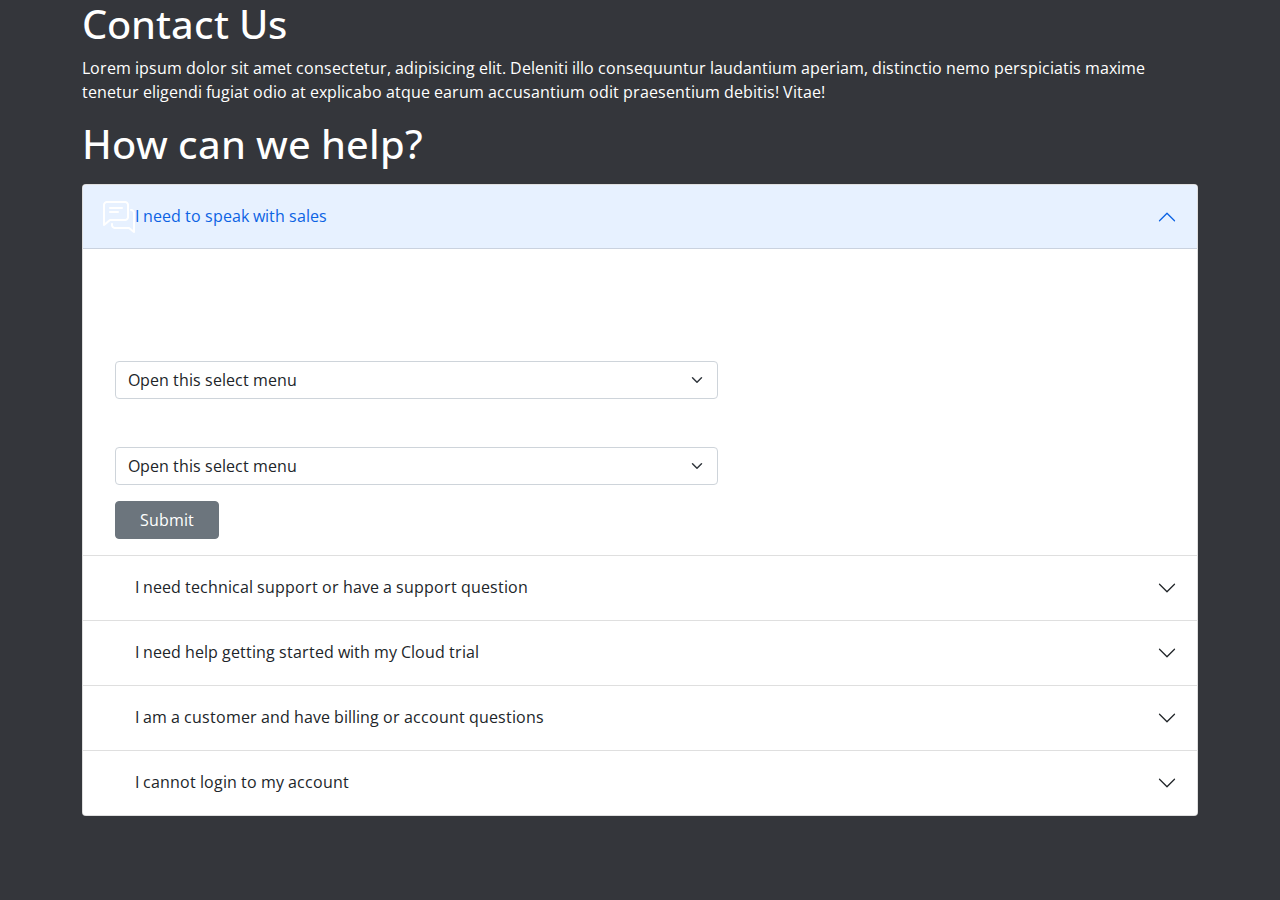
<file: contact.html>
<!DOCTYPE html>
<html lang="en">
<head>
    <meta charset="UTF-8">
    <meta http-equiv="X-UA-Compatible" content="IE=edge">
    <meta name="viewport" content="width=device-width, initial-scale=1.0">
    <link rel="icon" type="image/x-icon" href="./assets/images/favicon.png">
    <title>Aacharya</title>
    <!--============== Bootstrap 5 CSS ===================== -->
    <link rel="stylesheet" href="./assets/css/bootstrap.css">
    <!-- =========== Swiper JS CSS CDN ===================== -->
    <link rel="stylesheet" href="https://unpkg.com/swiper/swiper-bundle.min.css" />
    <!-- ========== Main Stylesheet ==============-->
    <link rel="stylesheet" href="./assets/sass/main.css">
</head>
<body>
    <div class="contact-hero">
        <div class="container">
            <h1>Contact Us</h1>
            <p>Lorem ipsum dolor sit amet consectetur, adipisicing elit. Deleniti illo consequuntur laudantium aperiam, distinctio nemo perspiciatis maxime tenetur eligendi fugiat odio at explicabo atque earum accusantium odit praesentium debitis! Vitae!</p>
        </div>
    </div>
    <div class="contact-body">
        <div class="container">
          <h1>How can we help?</h1>
          
            <div class="accordionc mt-3" id="accordionExample">
                <div class="accordion-item">
                  <h2 class="accordion-header" id="headingOne">
                    <button class="accordion-button" type="button" data-bs-toggle="collapse" data-bs-target="#collapseOne" aria-expanded="true" aria-controls="collapseOne">
                     <img src="./assets/icons/chat.png" alt=""> I need to speak with sales
                    </button>
                  </h2>
                  <div id="collapseOne" class="accordion-collapse collapse show" aria-labelledby="headingOne" data-bs-parent="#accordionExample">
                    <div class="accordion-body">
                      <div class="container">
                        <div class="row">
                          <div class="col-lg-7 col-12">
                            <p>Select your product area - you will be prompted to provide your contact details and a message, then a sales representative will contact you.
                            </p>
                            <form action="">
                            <div class="mb-3">
                              <label for="exampleFormControlInput1" class="form-label">Email address</label>
                              <select class="form-select" aria-label="Default select example">
                                <option selected>Open this select menu</option>
                                <option value="1">One</option>
                                <option value="2">Two</option>
                                <option value="3">Three</option>
                              </select>
                            </div>
                            <div class="mb-3">
                              <label for="exampleFormControlTextarea1" class="form-label">Example textarea</label>
                              <select class="form-select" aria-label="Default select example">
                                <option selected>Open this select menu</option>
                                <option value="1">One</option>
                                <option value="2">Two</option>
                                <option value="3">Three</option>
                              </select>
                            </div>
                            <button type="submit" class="btn px-4 btn-secondary">Submit</button>
                          </form>
                          </div>
                          <div class="col-lg-5 col-12">
                            <h3>Phone Numbers</h3>
                            <p>Available Monday—Friday, 5 a.m. PST—5 p.m. PST</p>
                            <p><strong> General inquiries:</strong> +1.650.506.7000 or +1.800.392.2999</p>
                            <p><strong> Sales : </strong>+1.800.633.0738 (US)</p>
                          </div>
                        </div>
                      </div>
                    </div>
                  </div>
                </div>
                <div class="accordion-item">
                  <h2 class="accordion-header" id="headingTwo">
                    <button class="accordion-button collapsed" type="button" data-bs-toggle="collapse" data-bs-target="#collapseTwo" aria-expanded="false" aria-controls="collapseTwo">
                      <img src="./assets/icons/customer-support.png" alt=""> I need technical support or have a support question
                    </button>
                  </h2>
                  <div id="collapseTwo" class="accordion-collapse collapse" aria-labelledby="headingTwo" data-bs-parent="#accordionExample">
                    <div class="accordion-body">
                      <div class="container">
                        <div class="row">
                          <div class="col-lg-7 col-12">
                            <ul>
                              Please visit one of the following locations for your support needs.
                              <li>Customers with active support contracts should access the My Oracle Support portal to find answers to their technical questions in the Oracle Support knowledge base; to participate in the My Oracle Support Community; or to submit and update service requests.</li>
                              <li>Please refer to the Oracle Support Contacts Global Directory for information on renewing Premier Support, regional support sales contacts, and support policies.</li>
                              <li>Cloud subscription customers can also go to their Oracle Cloud Portal to access Getting Started guides for their Cloud products, contact their Cloud customer success manager, ask operational questions or join a discussion forum</li>
                              <li>Customers who have products from Oracle-acquired businesses should go to the Acquired Product Support Directory for their service needs.</li>
                            </ul>
                            Technical Support: +1.800.223.1711 (US) | Global Technical Support
                          </div>
                          <div class="col-lg-5 col-12">
                           <h4>Support Links</h4>
                           <ul class="list-unstyled support">
                             <li><a href="">My Oracle Support</a></li>
                             <li><a href="">My Support Renewals</a></li>
                           </ul>
                          </div>
                        </div>
                      </div>
                    </div>
                  </div>
                </div>
                <div class="accordion-item">
                  <h2 class="accordion-header" id="headingThree">
                    <button class="accordion-button collapsed" type="button" data-bs-toggle="collapse" data-bs-target="#collapseThree" aria-expanded="false" aria-controls="collapseThree">
                      <img src="./assets/icons/pointer.png" alt=""> I need help getting started with my Cloud trial
                    </button>
                  </h2>
                  <div id="collapseThree" class="accordion-collapse collapse" aria-labelledby="headingThree" data-bs-parent="#accordionExample">
                    <div class="accordion-body">
                      <div class="container">
                        <div class="row">
                          <div class="col-lg-7 col-12">
                            <ul class="list-unstyled support">
                              <li><a href="">My Oracle Support</a></li>
                              <li><a href="">My Support Renewals</a></li>
                              <li><a href="">My Support Renewals</a></li>
                              <li><a href="">My Support Renewals</a></li>
                            </ul>
                          </div>
                          <div class="col-lg-5 col-12">
                            <h3>Access Oracle Cloud</h3>
                            <ul class="list-unstyled support">
                              <li><a href="">My Oracle Support</a></li>
                              <li><a href="">My Support Renewals</a></li>
                            </ul>
                          </div>
                        </div>
                      </div>
                    </div>
                  </div>
                </div>
                <div class="accordion-item">
                  <h2 class="accordion-header" id="headingThree">
                    <button class="accordion-button collapsed" type="button" data-bs-toggle="collapse" data-bs-target="#collapseFour" aria-expanded="false" aria-controls="collapseFour">
                      <img src="./assets/icons/user1.png" alt=""> I am a customer and have billing or account questions
                    </button>
                  </h2>
                  <div id="collapseFour" class="accordion-collapse collapse" aria-labelledby="headingThree" data-bs-parent="#accordionExample">
                    <div class="accordion-body">
                      <div class="container">
                        <div class="row">
                          <div class="col-lg-7 col-12">
                            <ul class="list-unstyled support">
                              <li>Explore Cloud billing resources:</li>
                              <li>Videos: Brief animations detailing Oracle’s invoicing process</li>
                              <li>FAQ: Frequently asked billing questions</li>
                              <li>Glossary: Basic Cloud terminology</li>
                            </ul>
                            <p>Billing Support: +1.888.803.7414 (US) | Global Billing Support</p>
                          </div>
                          <div class="col-lg-5 col-12">
                            <h3>Access Oracle Cloud</h3>
                            <ul class="list-unstyled support">
                              <li><a href="">My Oracle Support</a></li>
                              <li><a href="">My Support Renewals</a></li>
                            </ul>
                          </div>
                        </div>
                      </div>
                    </div>
                  </div>
                </div>
                <div class="accordion-item">
                  <h2 class="accordion-header" id="headingThree">
                    <button class="accordion-button collapsed" type="button" data-bs-toggle="collapse" data-bs-target="#collapseFive" aria-expanded="false" aria-controls="collapseFive">
                      <img src="./assets/icons/user2.png" alt=""> I cannot login to my account
                    </button>
                  </h2>
                  <div id="collapseFive" class="accordion-collapse collapse" aria-labelledby="headingThree" data-bs-parent="#accordionExample">
                    <div class="accordion-body">
                      <div class="container">
                        <div class="row">
                          <div class="col-lg-12 col-12">
                            <h4>Help signing into Oracle Cloud</h4>
                            <p>Cloud Account: This is used by Oracle Cloud customers to login to the Cloud Console to access their cloud instance. For information on accessing your Cloud Account.</p>

                            <h4>Help signing into Oracle SSO Account</h4>
                            <p>Oracle Account: This is used by our customers and partners to access public/protected resources hosted by Oracle including MyOracle Support, Oracle Education Learning Subscriptions, Oracle Store, Oracle Communities and to download software.</p>
                            <ul class="list-unstyled support">
                              <li>Forgot your username</li>
                              <li>Forgot your password</li>
                              <li></li>
                              <li>More Account Help FAQs</li>
                            </ul>
                          </div>
                        </div>
                      </div>
                    </div>
                  </div>
                </div>
              </div>
        </div>
    </div>

    <!-- ============== Main JavaScript File ======================= -->
    <script src="./assets/js/main.js"></script>

    <!-- ================== Bootstrap V5 ========================= -->
    <script src="./assets/js/bootstrap.js"></script>

    <!-- ================== Swiper JS JavaScript CDN ========================= -->
    <script src="https://unpkg.com/swiper/swiper-bundle.min.js"></script>

</body>
</html>
</file>
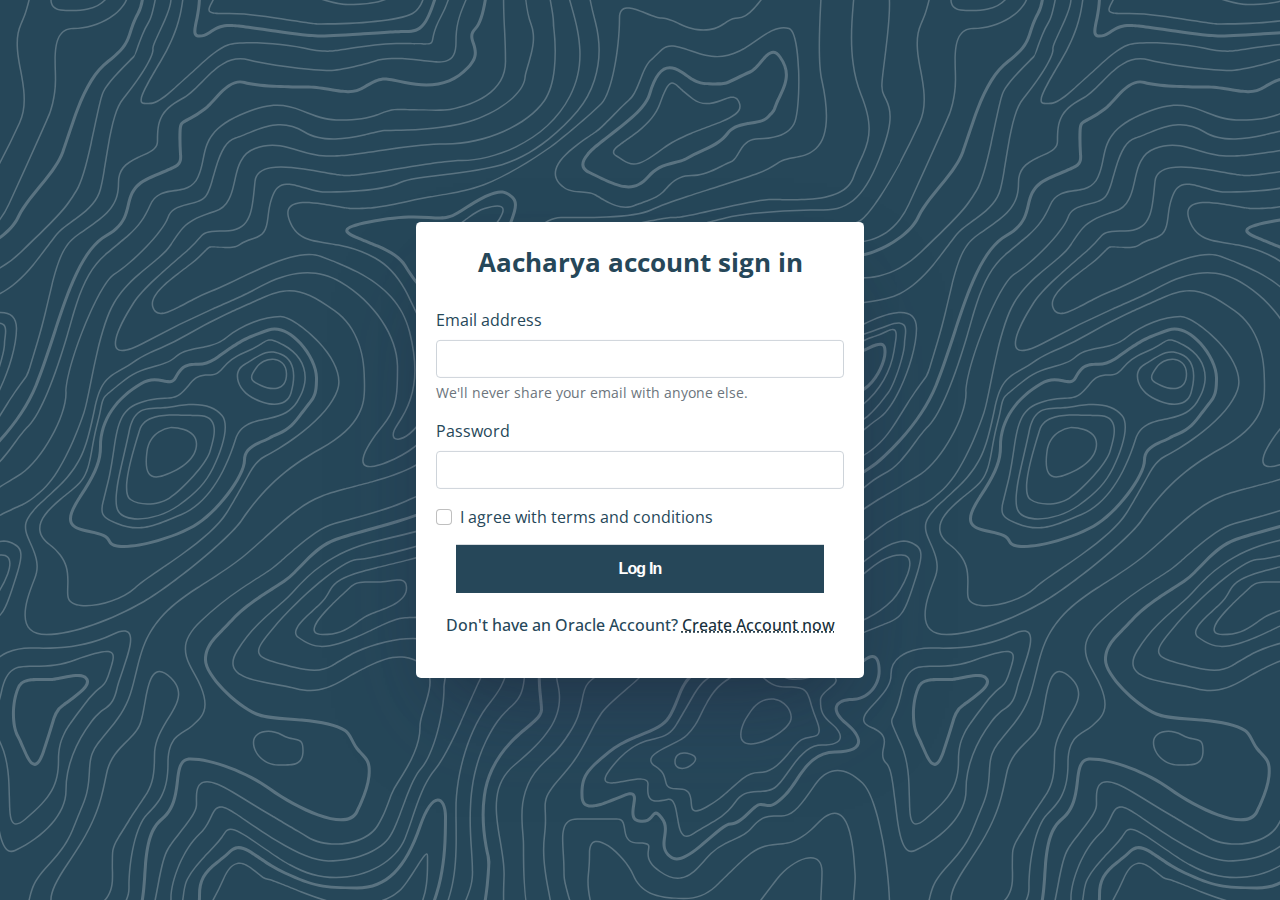
<file: login.html>
<!DOCTYPE html>
<html lang="en">
<head>
    <meta charset="UTF-8">
    <meta http-equiv="X-UA-Compatible" content="IE=edge">
    <meta name="viewport" content="width=device-width, initial-scale=1.0">
    <link rel="icon" type="image/x-icon" href="./assets/images/favicon.png">
    <title>Aacharya</title>
    <!--============== Bootstrap 5 CSS ===================== -->
    <link rel="stylesheet" href="./assets/css/bootstrap.css">
    <!-- =========== Swiper JS CSS CDN ===================== -->
    <link rel="stylesheet" href="https://unpkg.com/swiper/swiper-bundle.min.css" />
    <!-- ========== Main Stylesheet ==============-->
    <link rel="stylesheet" href="./assets/sass/main.css">
</head>
<body>
    <main>
        <div class="container">
        <div class="login">
            <h3>Aacharya account sign in</h3>
            <form>
                <div class="mb-3">
                  <label for="exampleInputEmail1" class="form-label">Email address</label>
                  <input type="email" class="form-control" id="exampleInputEmail1" aria-describedby="emailHelp">
                  <div id="emailHelp" class="form-text">We'll never share your email with anyone else.</div>
                </div>
                <div class="mb-3">
                  <label for="exampleInputPassword1" class="form-label">Password</label>
                  <input type="password" class="form-control" id="exampleInputPassword1">
                </div>
                <div class="mb-3 form-check">
                  <input type="checkbox" class="form-check-input" id="exampleCheck1">
                  <label class="form-check-label" for="exampleCheck1">I agree with terms and conditions</label>
                </div>
                <div class="button-section">
                <button type="submit" class="btn-login">Log In</button>
            </div>
            <p>Don't have an Oracle Account? <a href="./register.html">Create Account now</a> </p>
              </form>
        </div>
    </div>
    </main>

    <!-- ============== Main JavaScript File ======================= -->
    <script src="./assets/js/main.js"></script>

    <!-- ================== Bootstrap V5 ========================= -->
    <script src="./assets/js/bootstrap.js"></script>

    <!-- ================== Swiper JS JavaScript CDN ========================= -->
    <script src="https://unpkg.com/swiper/swiper-bundle.min.js"></script>
</body>
</html>
</file>
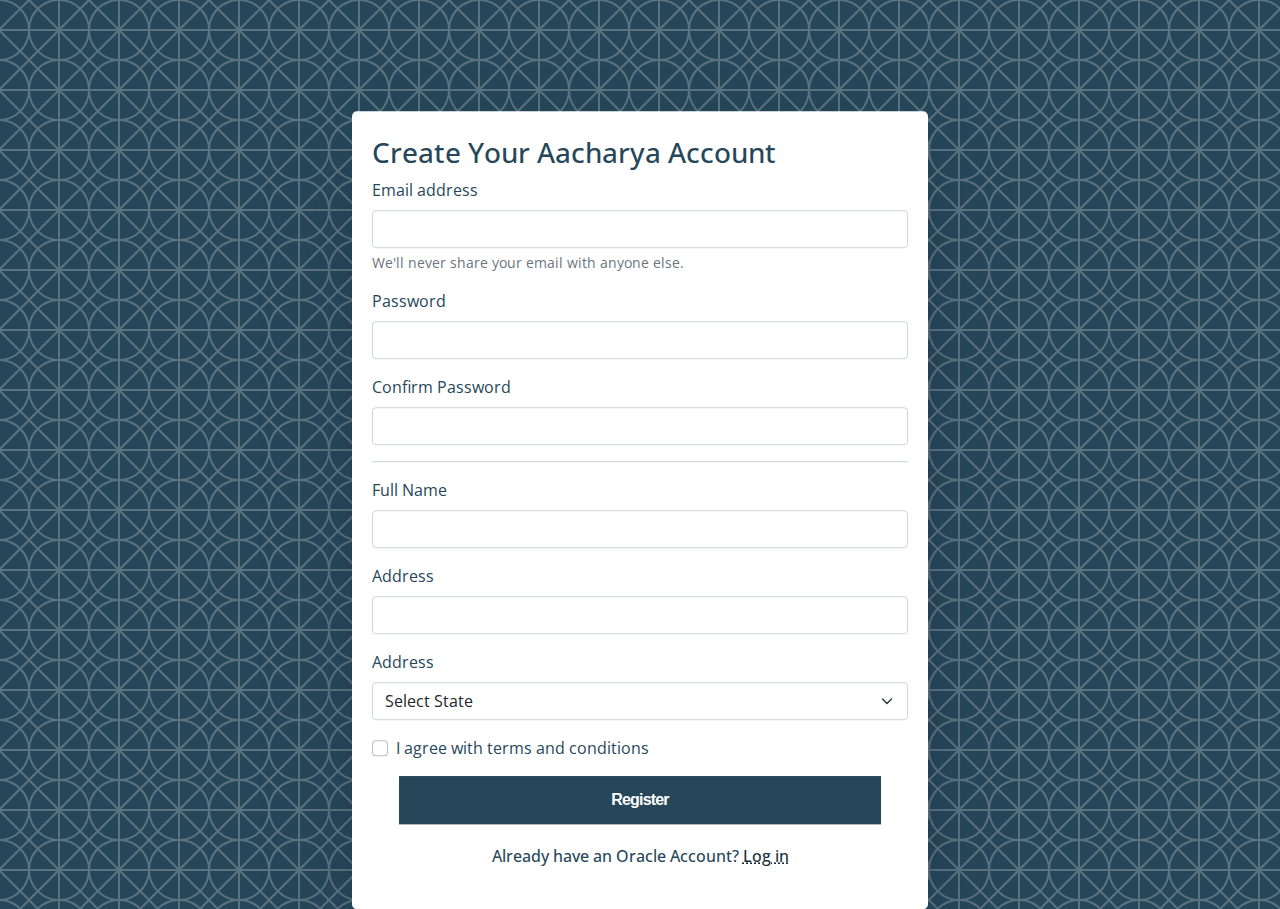
<file: register.html>
<!DOCTYPE html>
<html lang="en">
<head>
    <meta charset="UTF-8">
    <meta http-equiv="X-UA-Compatible" content="IE=edge">
    <meta name="viewport" content="width=device-width, initial-scale=1.0">
    <link rel="icon" type="image/x-icon" href="./assets/images/favicon.png">
    <title>Aacharya</title>
    <!--============== Bootstrap 5 CSS ===================== -->
    <link rel="stylesheet" href="./assets/css/bootstrap.css">
    <!-- =========== Swiper JS CSS CDN ===================== -->
    <link rel="stylesheet" href="https://unpkg.com/swiper/swiper-bundle.min.css" />
    <!-- ========== Main Stylesheet ==============-->
    <link rel="stylesheet" href="./assets/sass/main.css">
</head>
<body>
    <div class="register">
        <div class="container">
            <div class="register-card">
                <h3>Create Your Aacharya Account</h3>
                <form>
                    <div class="mb-3">
                      <label for="exampleInputEmail1" class="form-label">Email address</label>
                      <input type="email" class="form-control" id="exampleInputEmail1" aria-describedby="emailHelp">
                      <div id="emailHelp" class="form-text">We'll never share your email with anyone else.</div>
                    </div>
                    <div class="mb-3">
                      <label for="exampleInputPassword1" class="form-label">Password</label>
                      <input type="password" class="form-control" id="exampleInputPassword1">
                    </div>
                    <div class="mb-3">
                      <label for="exampleInputPassword1" class="form-label">Confirm Password</label>
                      <input type="password" class="form-control" id="exampleInputPassword1">
                    </div>
                    <hr>
                    <div class="mb-3">
                      <label for="exampleInputPassword1" class="form-label">Full Name</label>
                      <input type="text" class="form-control" id="exampleInputPassword1">
                    </div>
                    <div class="mb-3">
                      <label for="exampleInputPassword1" class="form-label">Address</label>
                      <input type="text" class="form-control" id="exampleInputPassword1">
                    </div>
                    <div class="mb-3">
                      <label for="exampleInputPassword1" class="form-label">Address</label>
                      <select class="form-select" aria-label="Default select example">
                        <option selected>Select State</option>
                        <option value="1">One</option>
                        <option value="2">Two</option>
                        <option value="3">Three</option>
                      </select>
                    </div>
                    <div class="mb-3 form-check">
                      <input type="checkbox" class="form-check-input" id="exampleCheck1">
                      <label class="form-check-label" for="exampleCheck1">I agree with terms and conditions</label>
                    </div>
                    <div class="button-section">
                    <button type="submit" class="btn-login">Register</button>
                </div>
                <p>Already have an Oracle Account? <a href="./login.html">Log in </a> </p>
                  </form>
            </div>
        </div>
    </div>
      <!-- ============== Main JavaScript File ======================= -->
      <script src="./assets/js/main.js"></script>

      <!-- ================== Bootstrap V5 ========================= -->
      <script src="./assets/js/bootstrap.js"></script>
  
      <!-- ================== Swiper JS JavaScript CDN ========================= -->
      <script src="https://unpkg.com/swiper/swiper-bundle.min.js"></script>


      <script>
        const list = document.body;
        list.classList.add("register-body");
     
      </script>
</body>
</html>
</file>
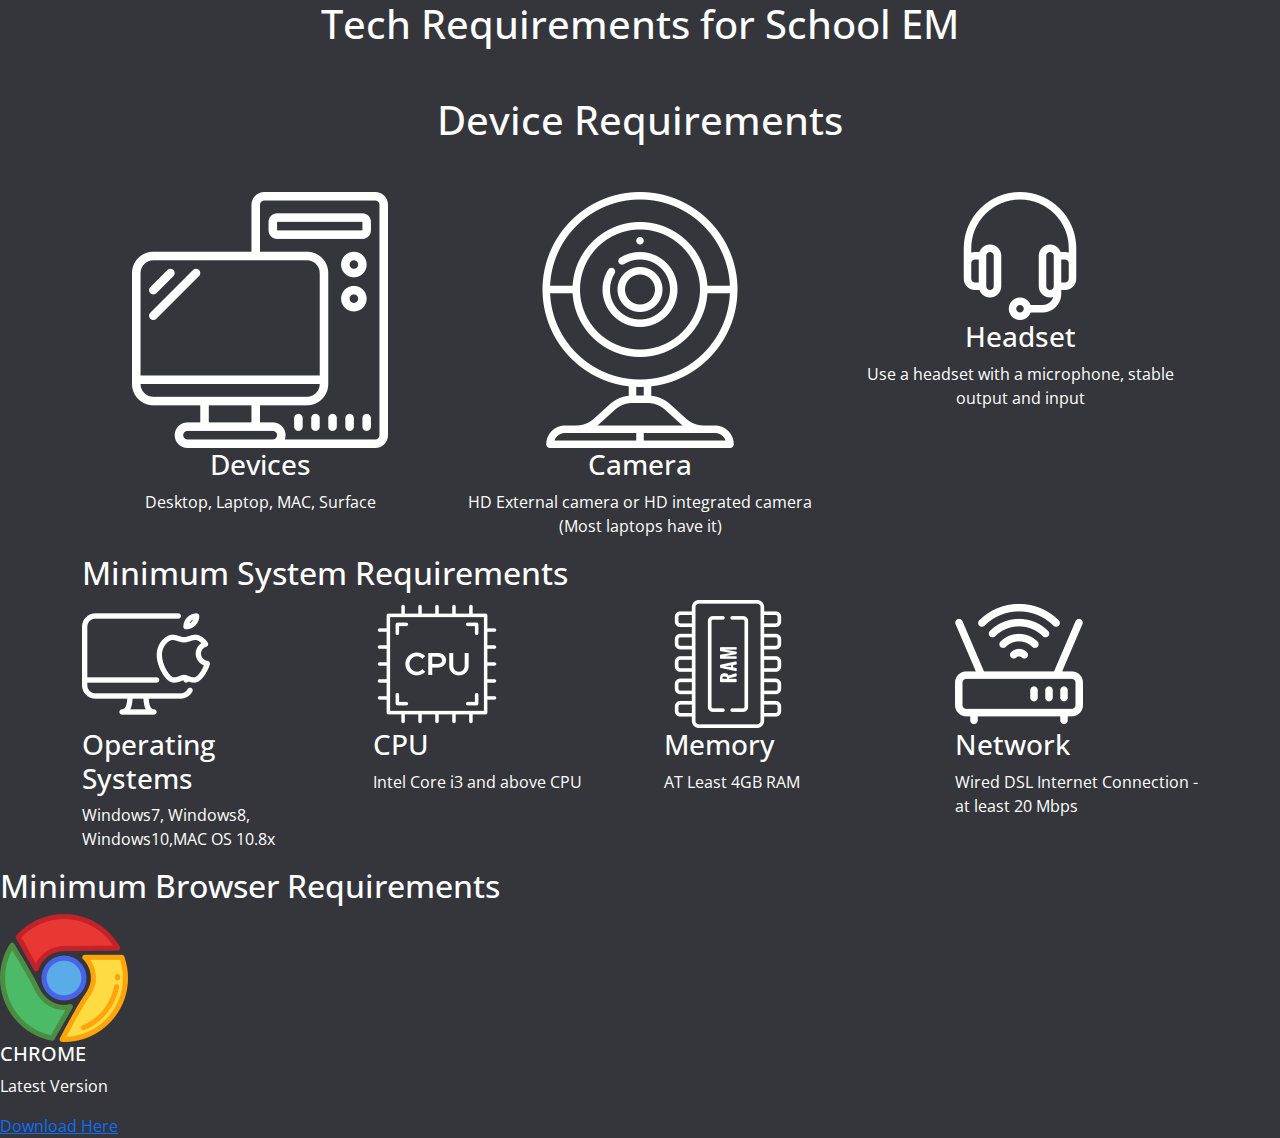
<file: requirement.html>
<!DOCTYPE html>
<html lang="en">

<head>
    <meta charset="UTF-8">
    <meta http-equiv="X-UA-Compatible" content="IE=edge">
    <meta name="viewport" content="width=device-width, initial-scale=1.0">
    <link rel="icon" type="image/x-icon" href="./assets/images/favicon.png">
    <title>Aacharya</title>
    <!--============== Bootstrap 5 CSS ===================== -->
    <link rel="stylesheet" href="./assets/css/bootstrap.css">
    <!-- =========== Swiper JS CSS CDN ===================== -->
    <link rel="stylesheet" href="https://unpkg.com/swiper/swiper-bundle.min.css" />
    <!-- ========== Main Stylesheet ==============-->
    <link rel="stylesheet" href="./assets/sass/main.css">
</head>

<body>
    <div class="contact-hero">
        <div class="container text-center">
            <h1>Tech Requirements for School EM</h1>
        </div>
    </div>
    <div class="requirements">
        <div class="container text-center mt-5">
            <h1 class="mb-5">Device Requirements</h1>
            <div class="row">
                <div class="col-lg-4 col-12">
                    <img src="./assets/icons/computer (3).png" alt="">
                    <h3>Devices</h3>
                    <p>Desktop, Laptop, MAC, Surface</p>
                </div>
                <div class="col-lg-4 col-12">
                    <img src="./assets/icons/web-cam.png" alt="">
                    <h3>Camera</h3>
                    <p>HD External camera or HD integrated camera (Most laptops have it)</p>
                </div>
                <div class="col-lg-4 col-12">
                    <img src="./assets/icons/headphones.png" alt="">
                    <h3>Headset</h3>
                    <p>Use a headset with a microphone, stable output and input</p>
                </div>
            </div>
        </div>
    </div>
    <div class="system">
        <div class="container">
            <h2>Minimum System Requirements</h2>
            <div class="row g-5">
                <div class="col-lg-3 col-12">
                    <img src="./assets/icons/mac.png" alt="">
                    <h3>Operating Systems</h3>
                    <p>Windows7, Windows8, Windows10,MAC OS 10.8x</p>
                </div>
                <div class="col-lg-3 col-12">
                    <img src="./assets/icons/cpu-tower.png" alt="">
                    <h3>CPU</h3>
                    <p>Intel Core i3 and above CPU</p>
                </div>
                <div class="col-lg-3 col-12">
                    <img src="./assets/icons/ram.png" alt="">
                    <h3>Memory</h3>
                    <p>AT Least 4GB RAM</p>
                </div>
                <div class="col-lg-3 col-12">
                    <img src="./assets/icons/wifi-router.png" alt="">
                    <h3>Network</h3>
                    <p>Wired DSL Internet Connection - at least 20 Mbps</p>
                </div>
            </div>
        </div>
    </div>
    <div class="browser">
        <h2>Minimum Browser Requirements</h2>
        <img src="./assets/icons/chrome.png" alt="">
        <h5>CHROME</h5>
        <p>Latest Version</p>
        <a href="https://www.google.com/chrome/?brand=CHBD&gclsrc=aw.ds">Download Here</a>
    </div>

    <!-- ============== Main JavaScript File ======================= -->
    <script src="./assets/js/main.js"></script>

    <!-- ================== Bootstrap V5 ========================= -->
    <script src="./assets/js/bootstrap.js"></script>

    <!-- ================== Swiper JS JavaScript CDN ========================= -->
    <script src="https://unpkg.com/swiper/swiper-bundle.min.js"></script>

</body>

</html>
</file>
<file: assets/sass/main.css>
@import url("https://fonts.googleapis.com/css2?family=Open+Sans:ital,wght@0,300;0,400;0,500;0,600;0,700;0,800;1,300;1,400;1,500;1,600;1,700;1,800&display=swap");*{font-family:'Open Sans'}html{scroll-behavior:smooth}body{background-color:#34363b;color:#fff}.navbar{background-color:#3a3632;border:none;-webkit-box-shadow:rgba(17,12,46,0.15) 0px 48px 100px 0px;box-shadow:rgba(17,12,46,0.15) 0px 48px 100px 0px}.preloader{background-color:#34363b;height:100vh;width:100%;position:fixed;z-index:9999999999;display:-webkit-box;display:-ms-flexbox;display:flex;-webkit-box-align:center;-ms-flex-align:center;align-items:center;-webkit-box-pack:center;-ms-flex-pack:center;justify-content:center}.loader{-webkit-animation:loader 800ms step-end infinite;animation:loader 800ms step-end infinite;width:100px;height:100px;-webkit-transform:rotate(0deg);transform:rotate(0deg)}.loader path{fill:#fff}@-webkit-keyframes loader{12.5%{-webkit-transform:rotate(45deg);transform:rotate(45deg)}25%{-webkit-transform:rotate(90deg);transform:rotate(90deg)}37.5%{-webkit-transform:rotate(135deg);transform:rotate(135deg)}50%{-webkit-transform:rotate(180deg);transform:rotate(180deg)}62.5%{-webkit-transform:rotate(225deg);transform:rotate(225deg)}75%{-webkit-transform:rotate(270deg);transform:rotate(270deg)}87.5%{-webkit-transform:rotate(315deg);transform:rotate(315deg)}100%{-webkit-transform:rotate(360deg);transform:rotate(360deg)}}@keyframes loader{12.5%{-webkit-transform:rotate(45deg);transform:rotate(45deg)}25%{-webkit-transform:rotate(90deg);transform:rotate(90deg)}37.5%{-webkit-transform:rotate(135deg);transform:rotate(135deg)}50%{-webkit-transform:rotate(180deg);transform:rotate(180deg)}62.5%{-webkit-transform:rotate(225deg);transform:rotate(225deg)}75%{-webkit-transform:rotate(270deg);transform:rotate(270deg)}87.5%{-webkit-transform:rotate(315deg);transform:rotate(315deg)}100%{-webkit-transform:rotate(360deg);transform:rotate(360deg)}}.navbar .megamenu{padding:1rem;overflow-x:hidden}.navbar .megamenu h6{color:#fff;font-weight:600}.navbar .megamenu h6 img{height:20px;margin-right:5px}.navbar .megamenu h5{color:#fff;font-weight:400;font-size:20px;margin-bottom:15px}.navbar .megamenu ul li a{text-decoration:none;color:#fff;font-size:14px;font-weight:400;margin-left:25px;line-height:30px}.navbar .megamenu ul li a:hover{text-decoration:underline}.navbar .navbar-brand{display:-webkit-box;display:-ms-flexbox;display:flex;-webkit-box-pack:center;-ms-flex-pack:center;justify-content:center;-webkit-box-align:center;-ms-flex-align:center;align-items:center}.navbar .navbar-brand span{font-weight:600;margin-left:10px}.navbar-dark .navbar-nav .nav-link{color:#fff;font-size:16px;font-weight:500}.overlay{height:100%;width:100%;display:none;position:fixed;z-index:99999;top:0;left:0;background:rgba(0,0,0,0.819);backdrop-filter:blur(4px);-webkit-backdrop-filter:blur(4px)}.overlay-content{position:relative;top:46%;width:80%;text-align:center;margin-top:30px;margin:auto}.overlay .closebtn{position:absolute;top:20px;right:45px;font-size:60px;cursor:pointer;color:white}.overlay .closebtn:hover{color:#ccc}.overlay input[type=text]{padding:15px;font-size:17px;border:none;float:left;width:90%;background:rgba(255,255,255,0.907);backdrop-filter:blur(4px);-webkit-backdrop-filter:blur(4px);border-radius:10px 0 0px 10px;outline:none}.overlay input[type=text]:hover{background:#f1f1f1}.overlay button{float:left;width:10%;padding:15px;background:#3a3632;font-size:17px;border:none;cursor:pointer;border-radius:0px 10px 10px 0px}.overlay button:hover{background:#2a2724}@media all and (min-width: 992px){.navbar .has-megamenu{position:static !important}.navbar .megamenu{left:0;right:0;width:100%;height:90vh;margin-top:0;background:url("../images/Mega Menu Back Ground (3).svg");background-color:#3A3632;background-size:cover;background-position:center center;background-repeat:no-repeat;border:none;border-radius:0;-webkit-transition:0.3s;transition:0.3s}.navbar-expand-lg .navbar-nav .nav-link{padding-right:0.8rem;padding-left:0.5rem}.navbar{padding-top:0.3rem;padding-bottom:0.3rem}.dropdown-toggle::after{display:none}.second-menu .dropdown-menu{width:20rem;-webkit-box-shadow:rgba(0,0,0,0.16) 0px 10px 36px 0px,rgba(0,0,0,0.06) 0px 0px 0px 1px;box-shadow:rgba(0,0,0,0.16) 0px 10px 36px 0px,rgba(0,0,0,0.06) 0px 0px 0px 1px;border-radius:3px;border:none;padding:10px}.second-menu .dropdown-menu .drop-head{font-size:16px;font-weight:600;padding:0.25rem 1rem;margin-top:20px;margin-bottom:20px}.second-menu .nav-item img{height:24px}.side-menu .dropdown .dropdown-item img{margin-right:10px}.nav-item .search-btn-nav{background:transparent;border:none}.navbar .mobile-view-search{display:none}}.heroslider .swiper-slide{height:400px;display:-webkit-box;display:-ms-flexbox;display:flex;-webkit-box-orient:vertical;-webkit-box-direction:normal;-ms-flex-direction:column;flex-direction:column;-webkit-box-pack:center;-ms-flex-pack:center;justify-content:center}span.swiper-pagination-bullet.swiper-pagination-bullet-active.swiper-pagination-bullet-active-main{background-color:#fff}.heroslider .swiper-slide h3{color:#fff;font-size:40px;font-weight:600;margin-bottom:25px}.heroslider .swiper-slide p{color:#fff;width:50%}.heroslider .slider1{background-image:url("../images/sliders/slider1.jpg");background-repeat:no-repeat;background-size:cover;background-position:center center}.heroslider .slider2{background-image:url("../images/sliders/slider4.jpg");background-repeat:no-repeat;background-size:cover;background-position:top 60% center}.heroslider .slider3{background-image:url("../images/sliders/slider2.jpg");background-repeat:no-repeat;background-size:cover;background-position:center center}.heroslider .slider4{background-image:url("../images/sliders/slider3.jpg");background-repeat:no-repeat;background-size:cover;background-position:center center}.about-course{height:350px;background-color:#34363b}.about-course .course-card{margin-top:40px}.about-course .course-card h3{font-size:20px;line-height:50px;color:#fff;font-weight:500}.about-course .course-card a{font-size:15px;color:#f0cc71;text-decoration:none;line-height:2.3}.about-course .course-card a:hover{text-decoration:underline}.techology-company{background-color:#34363b}.technology-slider{margin-bottom:50px}.technology-slider .tech-card{height:100px;border:2px solid white;width:100%;display:-webkit-box;display:-ms-flexbox;display:flex;-webkit-box-pack:center;-ms-flex-pack:center;justify-content:center;-webkit-box-align:center;-ms-flex-align:center;align-items:center;background-color:#494d53}.technology-slider .tech-card img{height:60px}.techology-company h1{color:#fff;margin-bottom:20px;font-size:47px}.technology-slider .swiper-button-next,.swiper-button-prev{color:#fff !important}.company-slider .tech-card{height:100px;border:2px solid white;width:100%;display:-webkit-box;display:-ms-flexbox;display:flex;-webkit-box-pack:center;-ms-flex-pack:center;justify-content:center;-webkit-box-align:center;-ms-flex-align:center;align-items:center;background-color:#494d53}.company-slider .tech-card img{height:60px}.techology-company h1{color:#fff;margin-bottom:20px;font-size:47px}.company-slider .swiper-button-next,.swiper-button-prev{color:#fff !important}.top-courses{background-color:#34363b;color:#fff;padding-top:100px}.top-courses .course-card{background-color:#494d53;padding:20px 30px;-webkit-box-shadow:rgba(50,50,93,0.25) 0px 50px 100px -20px,rgba(0,0,0,0.3) 0px 30px 60px -30px;box-shadow:rgba(50,50,93,0.25) 0px 50px 100px -20px,rgba(0,0,0,0.3) 0px 30px 60px -30px;height:350px}.top-courses .course-card img{height:60px}.top-courses a{color:#f0cc71;text-decoration:none;margin-top:50px;text-align:center}.top-courses a:hover{text-decoration:underline}.top-courses .course-card .course-body{margin-top:30px}.top-courses .course-card .course-body h3{font-size:26px;font-weight:700;overflow:hidden;text-overflow:ellipsis;display:-webkit-box;-webkit-line-clamp:2;-webkit-box-orient:vertical}.top-courses .course-card .course-body p{font-size:16px;font-weight:400;color:#fbf9f8;overflow:hidden;text-overflow:ellipsis;display:-webkit-box;-webkit-line-clamp:3;-webkit-box-orient:vertical}.top-courses .course-card a{text-decoration:none;color:#f0cc71}.top-courses .course-card a:hover{text-decoration:underline}.top-courses .row{margin-top:10px}.events{background-color:#34363b;color:#fff}.events .card{background-color:#34363b;color:#fff;border:none}.events img{border-radius:3px;height:250px}.events .card .event-body{margin-top:30px}.events .card .event-body h3{font-size:16px;color:#fbf9f8;line-height:20px}.events .card .event-body .links{margin-top:10px}.events .card .event-body .links p{margin-bottom:5px !important}.events .card .event-body .links a{color:#f0cc71;text-decoration:none}.events .card .event-body .links a:hover{text-decoration:underline}.infrastuc{padding-top:50px;background-color:#34363b;color:#fff}.infrastuc h4{color:#fbf9f8;font-size:24px;font-weight:600}.infrastuc ul li a{color:#f0cc71;text-decoration:none;font-size:15px;line-height:19.968px}.infrastuc ul li a:hover{text-decoration:underline}.get-started{background-color:#264759;color:#fff;text-align:center;display:-webkit-box;display:-ms-flexbox;display:flex;-webkit-box-orient:vertical;-webkit-box-direction:normal;-ms-flex-direction:column;flex-direction:column;-webkit-box-pack:center;-ms-flex-pack:center;justify-content:center;-webkit-box-align:center;-ms-flex-align:center;align-items:center;padding:30px 40px}.get-started h2{font-size:48px;margin-bottom:30px}.social{background-color:#000;padding:10px 10px;display:-webkit-box;display:-ms-flexbox;display:flex;-webkit-box-pack:center;-ms-flex-pack:center;justify-content:center;-webkit-box-align:center;-ms-flex-align:center;align-items:center}.social h3{font-size:27px;font-weight:300;color:#fff;margin-top:20px}.social img{height:40px;display:block;margin-left:auto;margin-right:auto;margin-top:20px}.social a{text-align:center;text-decoration:none;color:#fff;font-weight:600;font-size:15px}.social a p{margin-top:10px}footer{background-color:#34363b;color:#fff;display:-webkit-box;display:-ms-flexbox;display:flex;-webkit-box-pack:center;-ms-flex-pack:center;justify-content:center;-webkit-box-align:start;-ms-flex-align:start;align-items:flex-start;-webkit-box-orient:vertical;-webkit-box-direction:normal;-ms-flex-direction:column;flex-direction:column;padding-top:50px;height:400px}footer h5{color:#fbf9f8;font-weight:700;line-height:25px;opacity:0.5}footer ul li a{color:#fff;text-decoration:none;line-height:2}footer ul li a:hover{color:#fff;text-decoration:underline}footer .copyright{display:-webkit-box;display:-ms-flexbox;display:flex;-webkit-box-pack:center;-ms-flex-pack:center;justify-content:center;-webkit-box-align:end;-ms-flex-align:end;align-items:flex-end;padding:60px 0;text-align:center}footer .copyright .container{width:70%}footer .copyright a{font-size:11px;color:#f0cc71;text-decoration:none}footer .copyright a:hover{text-decoration:underline}footer .copyright a img{height:24px;margin-right:10px}.background-section{background-color:black;height:380px;width:100%;position:absolute;z-index:-10}.course-right-side{margin-top:100px}.course-details-card{position:-webkit-sticky;position:sticky;top:100px;z-index:30}.course-details-card img{height:200px;width:100%}.course-details-card .price{margin-top:30px;font-size:22px}.course-details-card .buttons-grid p{text-align:center;font-size:12px}.course-details-card .include p{font-size:16px;margin-bottom:7px;margin-top:15px;font-weight:600}.course-details-card .include ul li img{height:15px;width:15px;margin-right:7px}.course-details-card .include ul li{display:-webkit-box;display:-ms-flexbox;display:flex;-webkit-box-align:center;-ms-flex-align:center;align-items:center}.course-right-side .details-card{background-color:#264759;height:600px;width:100%;-webkit-box-shadow:rgba(50,50,93,0.25) 0px 50px 100px -20px,rgba(0,0,0,0.3) 0px 30px 60px -30px;box-shadow:rgba(50,50,93,0.25) 0px 50px 100px -20px,rgba(0,0,0,0.3) 0px 30px 60px -30px;border:2px solid #264759}.details{margin-top:50px}.breadcrumb a{text-decoration:none;color:#fff;font-weight:600;font-size:14px}.breadcrumb-item+.breadcrumb-item::before{color:#a5a5a5}.course-left-side .details h2{line-height:1.5}s p{line-height:1.5}.course-left-side .badge{background-color:#f0cc71;margin-right:7px;border-radius:0;color:#34363b}.what-learn li img{height:15px;margin-right:7px;margin-top:5px}.what-learn li{display:-webkit-box;display:-ms-flexbox;display:flex;-webkit-box-align:start;-ms-flex-align:start;align-items:flex-start;margin-top:10px}.body-details{margin-top:100px;background-color:#494d53;padding:10px 20px;-webkit-box-shadow:rgba(50,50,93,0.25) 0px 50px 100px -20px,rgba(0,0,0,0.3) 0px 30px 60px -30px;box-shadow:rgba(50,50,93,0.25) 0px 50px 100px -20px,rgba(0,0,0,0.3) 0px 30px 60px -30px}.body-details h3{font-size:26px;font-weight:600;margin-bottom:20px;margin-top:20px}.company-offer{margin-top:70px;background-color:#494d53;padding:10px 20px;-webkit-box-shadow:rgba(50,50,93,0.25) 0px 50px 100px -20px,rgba(0,0,0,0.3) 0px 30px 60px -30px;box-shadow:rgba(50,50,93,0.25) 0px 50px 100px -20px,rgba(0,0,0,0.3) 0px 30px 60px -30px;padding-bottom:40px}.company-offer .detail-company-slider{margin-top:30px}.company-offer .detail-company-slider .tech-card img{height:40px;display:block;margin-left:auto;margin-right:auto}.course-content h3{font-size:26px;margin-bottom:20px}.course-content .accordion-item{background-color:#494d53}.course-content .accordion-button:not(.collapsed){color:#ffffff;background-color:#545960;-webkit-box-shadow:none;box-shadow:none}.course-content .accordion-button:focus{border:none;-webkit-box-shadow:none;box-shadow:none}.course-content .accordion-button{background-color:#494d53;color:#ffffff;font-weight:600;font-size:18px}.course-content .accordion-button::after{background:url("./../icons/download.png");background-size:contain}.course-content .accordion-body ul li{margin-bottom:10px}.course-content .accordion-body{background-color:#414348}.required{margin-top:30px}.required h3{font-size:22px;margin-bottom:20px}.required ul li{margin-top:5px;font-size:15px;font-weight:400}.recomended{margin-top:50px;margin-bottom:30px}.recomended .card{border-radius:0;border-bottom:1px solid #545960;background-color:#45494f;-webkit-box-shadow:rgba(50,50,93,0.25) 0px 50px 100px -20px,rgba(0,0,0,0.3) 0px 30px 60px -30px;box-shadow:rgba(50,50,93,0.25) 0px 50px 100px -20px,rgba(0,0,0,0.3) 0px 30px 60px -30px}.recomended .card img{border-radius:0;height:200px;width:100%;-o-object-fit:cover;object-fit:cover}.recomended .card p{color:#a6a6a6;overflow:hidden;text-overflow:ellipsis;display:-webkit-box;-webkit-line-clamp:2;-webkit-box-orient:vertical}.recomended .card a{color:#f0cc71;text-decoration:none;font-weight:600}.recomended .card a:hover{text-decoration:underline}@media (max-width: 991px){.course-details-card{position:static;z-index:0}.course-right-side{margin-top:50px}}@media (max-width: 991px){.navbar.fixed-top .navbar-collapse,.navbar.sticky-top .navbar-collapse{overflow-y:auto;max-height:90vh;margin-top:10px}.button-58{display:none !important}.second-menu .dropdown-menu a{font-size:16px !important}.second-menu .nav-item{margin-right:15px;margin-left:15px}.second-menu .nav-item img{height:20px}.second-menu{-webkit-box-orient:horizontal;-webkit-box-direction:normal;-ms-flex-direction:row;flex-direction:row}.side-menu .navbar-nav .dropdown-menu{position:absolute;left:50%;-webkit-transform:translate(0%);transform:translate(0%)}.has-megamenu .dropdown-toggle::after{float:right;margin-right:20px;margin-top:5px}.navbar .megamenu{background:none;border:none}.navbar .desktop-view-search{display:none}.navbar .mobile-view-search{background:none !important;border:none !important}.navbar-dark .navbar-toggler{border:none !important}.navbar-dark .navbar-toggler-icon{background-image:url("./../images/menu.png")}button:focus,button:active:focus,button.active:focus,button.focus,button:active.focus,button.active.focus{outline:none !important;-webkit-box-shadow:none !important;box-shadow:none !important;border:none !important}.btn:focus,.btn:active:focus,.btn.active:focus,.btn.focus,.btn:active.focus,.btn.active.focus{outline:none !important;-webkit-box-shadow:none !important;box-shadow:none !important;border:none !important}.heroslider .swiper-slide{height:395px}.heroslider .swiper-slide h3{font-size:24px}.heroslider .swiper-slide p{width:90%;font-size:12px}.button-9{width:40% !important}}body.offcanvas-active{overflow:hidden}.offcanvas-header{display:none}.screen-darken{height:100%;width:0%;z-index:30;position:fixed;top:0;right:0;opacity:0;visibility:hidden;background-color:rgba(34,34,34,0.6);-webkit-transition:opacity .2s linear, visibility 0.2s, width 2s ease-in;transition:opacity .2s linear, visibility 0.2s, width 2s ease-in}.screen-darken.active{z-index:10;-webkit-transition:opacity .3s ease, width 0s;transition:opacity .3s ease, width 0s;opacity:1;width:100%;visibility:visible}#navbar_main{display:none}@media all and (max-width: 991px){#navbar_main{display:block}.offcanvas-header{display:block}.mobile-offcanvas{visibility:hidden;-webkit-transform:translateX(-100%);transform:translateX(-100%);border-radius:0;display:block;position:fixed;top:0;left:0;height:100%;z-index:1200;width:80%;overflow-y:scroll;overflow-x:hidden;-webkit-transition:visibility .3s ease-in-out, -webkit-transform .3s ease-in-out;transition:visibility .3s ease-in-out, -webkit-transform .3s ease-in-out;transition:visibility .3s ease-in-out, transform .3s ease-in-out;transition:visibility .3s ease-in-out, transform .3s ease-in-out, -webkit-transform .3s ease-in-out;background:url("./../images/Mobile Menu.png");background-size:cover;background-repeat:no-repeat;background-position:center right}.mobile-offcanvas.show{visibility:visible;-webkit-transform:translateX(0);transform:translateX(0)}.mobile-offcanvas .container,.mobile-offcanvas .container-fluid{display:block}.dropdown-toggle.show::after{display:inline-block;margin-left:0.255em;vertical-align:0.255em;content:"";-webkit-transform:rotate(180deg);transform:rotate(180deg);border-top:0.3em solid;border-right:0.3em solid transparent;border-bottom:0;border-left:0.3em solid transparent;-webkit-transition:0.4s;transition:0.4s;margin-left:8px}.dropdown-toggle::after{-webkit-transition:0.4s;transition:0.4s;margin-left:8px}.mobile-offcanvas .navbar-nav .dropdown-menu{background:none;color:#fff;border:none}.mobile-offcanvas .navbar-nav .dropdown-menu li{color:#fff;text-decoration:none;font-size:14px;margin:12px;margin-bottom:20px}.mobile-offcanvas .navbar-nav .dropdown-menu li a{color:#fff;text-decoration:none}.mobile-offcanvas .navbar-nav .dropdown-menu ul h6{font-size:16px;padding-bottom:20px}.mobile-offcanvas .nav-item{border-bottom:1px solid rgba(255,255,255,0.164)}.overlay input[type=text]{width:80%}.overlay button{width:20%}.about-course{height:auto}.techology-company{margin-top:50px}.techology-company h1{font-size:24px}.technology-slider .tech-card{height:70px}.technology-slider .tech-card img{height:40px}.company-slider .tech-card{height:70px}.company-slider .tech-card img{height:40px}.get-started h2{font-size:26px}.get-started{padding:30px 15px}.get-started p{font-size:14px}.get-started .button-9{width:50% !important}footer{height:auto}footer .copyright{padding:30px 0}#row{display:-webkit-box;display:-ms-flexbox;display:flex;-webkit-box-orient:vertical;-webkit-box-direction:reverse;-ms-flex-flow:column-reverse;flex-flow:column-reverse}}.button-58{-webkit-box-align:center;-ms-flex-align:center;align-items:center;background-color:#312d2a;border:2px solid #312d2a;-webkit-box-sizing:border-box;box-sizing:border-box;color:#fff;cursor:pointer;display:-webkit-inline-box;display:-ms-inline-flexbox;display:inline-flex;fill:#000;font-family:Inter, sans-serif;font-size:14px;font-weight:600;height:38px;-webkit-box-pack:center;-ms-flex-pack:center;justify-content:center;line-height:24px;min-width:140px;outline:0;padding:0 17px;text-align:center;text-decoration:none;-webkit-transition:all .3s;transition:all .3s;-moz-user-select:none;-ms-user-select:none;user-select:none;-webkit-user-select:none;-ms-touch-action:manipulation;touch-action:manipulation}.button-58:hover{background-color:#312d2a;color:#fff}@media (min-width: 768px){.button-58{min-width:170px}}.button-59{-webkit-box-align:center;-ms-flex-align:center;align-items:center;background-color:#fff;border:1px solid #3a3632;-webkit-box-sizing:border-box;box-sizing:border-box;color:#3a3632;cursor:pointer;display:-webkit-inline-box;display:-ms-inline-flexbox;display:inline-flex;fill:#3a3632;font-family:Inter, sans-serif;font-size:16px;font-weight:600;height:40px;-webkit-box-pack:center;-ms-flex-pack:center;justify-content:center;letter-spacing:-.8px;line-height:24px;min-width:140px;outline:0;padding:0 17px;text-align:center;text-decoration:none;-webkit-transition:all .3s;transition:all .3s;-moz-user-select:none;-ms-user-select:none;user-select:none;-webkit-user-select:none;-ms-touch-action:manipulation;touch-action:manipulation;margin:0.25rem 1rem;margin-top:20px}.button-59:focus{color:#171e29}.button-59:hover{border-color:#3a3632;color:#3a3632;background-color:#3a363218}@media (min-width: 768px){.button-59{min-width:270px}}.button-9{-webkit-appearance:button;-moz-appearance:button;appearance:button;-webkit-backface-visibility:hidden;backface-visibility:hidden;background-color:#fff;border-radius:6px;border-width:0;-webkit-box-shadow:rgba(50,50,93,0.1) 0 0 0 1px inset,rgba(50,50,93,0.1) 0 2px 5px 0,rgba(0,0,0,0.07) 0 1px 1px 0;box-shadow:rgba(50,50,93,0.1) 0 0 0 1px inset,rgba(50,50,93,0.1) 0 2px 5px 0,rgba(0,0,0,0.07) 0 1px 1px 0;-webkit-box-sizing:border-box;box-sizing:border-box;color:#312d2a;cursor:pointer;font-family:-apple-system, system-ui, "Segoe UI", Roboto, "Helvetica Neue", Ubuntu, sans-serif;font-size:100%;height:44px;line-height:44px;margin:12px 0 0;outline:none;overflow:hidden;padding:0 25px;position:relative;text-align:center;text-transform:none;text-decoration:none;-webkit-transform:translateZ(0);transform:translateZ(0);-webkit-transition:all .2s, -webkit-box-shadow .08s ease-in;transition:all .2s, -webkit-box-shadow .08s ease-in;transition:all .2s, box-shadow .08s ease-in;transition:all .2s, box-shadow .08s ease-in, -webkit-box-shadow .08s ease-in;-moz-user-select:none;-ms-user-select:none;user-select:none;-webkit-user-select:none;-ms-touch-action:manipulation;touch-action:manipulation;width:12%;font-weight:600}.button-9:hover{color:#312d2a}.more .button-9{-webkit-appearance:button;-moz-appearance:button;appearance:button;-webkit-backface-visibility:hidden;backface-visibility:hidden;background-color:#fff;border-radius:6px;border-width:0;-webkit-box-shadow:rgba(50,50,93,0.1) 0 0 0 1px inset,rgba(50,50,93,0.1) 0 2px 5px 0,rgba(0,0,0,0.07) 0 1px 1px 0;box-shadow:rgba(50,50,93,0.1) 0 0 0 1px inset,rgba(50,50,93,0.1) 0 2px 5px 0,rgba(0,0,0,0.07) 0 1px 1px 0;-webkit-box-sizing:border-box;box-sizing:border-box;color:#312d2a;cursor:pointer;font-family:-apple-system, system-ui, "Segoe UI", Roboto, "Helvetica Neue", Ubuntu, sans-serif;font-size:100%;height:44px;line-height:44px;margin:12px 0 0;outline:none;overflow:hidden;padding:0 25px;position:relative;text-align:center;text-transform:none;text-decoration:none;-webkit-transform:translateZ(0);transform:translateZ(0);-webkit-transition:all .2s, -webkit-box-shadow .08s ease-in;transition:all .2s, -webkit-box-shadow .08s ease-in;transition:all .2s, box-shadow .08s ease-in;transition:all .2s, box-shadow .08s ease-in, -webkit-box-shadow .08s ease-in;-moz-user-select:none;-ms-user-select:none;user-select:none;-webkit-user-select:none;-ms-touch-action:manipulation;touch-action:manipulation;width:15%;font-weight:600}.get-started .button-9{-webkit-appearance:button;-moz-appearance:button;appearance:button;-webkit-backface-visibility:hidden;backface-visibility:hidden;background-color:#fff;border-radius:6px;border-width:0;-webkit-box-shadow:rgba(50,50,93,0.1) 0 0 0 1px inset,rgba(50,50,93,0.1) 0 2px 5px 0,rgba(0,0,0,0.07) 0 1px 1px 0;box-shadow:rgba(50,50,93,0.1) 0 0 0 1px inset,rgba(50,50,93,0.1) 0 2px 5px 0,rgba(0,0,0,0.07) 0 1px 1px 0;-webkit-box-sizing:border-box;box-sizing:border-box;color:#312d2a;cursor:pointer;font-family:-apple-system, system-ui, "Segoe UI", Roboto, "Helvetica Neue", Ubuntu, sans-serif;font-size:100%;height:44px;line-height:44px;margin:12px 0 0;outline:none;overflow:hidden;padding:0 25px;position:relative;text-align:center;text-transform:none;text-decoration:none;-webkit-transform:translateZ(0);transform:translateZ(0);-webkit-transition:all .2s, -webkit-box-shadow .08s ease-in;transition:all .2s, -webkit-box-shadow .08s ease-in;transition:all .2s, box-shadow .08s ease-in;transition:all .2s, box-shadow .08s ease-in, -webkit-box-shadow .08s ease-in;-moz-user-select:none;-ms-user-select:none;user-select:none;-webkit-user-select:none;-ms-touch-action:manipulation;touch-action:manipulation;width:15%;font-weight:600}.add-to-cart-btn{-webkit-box-align:center;-ms-flex-align:center;align-items:center;background:transparent;border:2px solid #fff;-webkit-box-sizing:border-box;box-sizing:border-box;color:#fff;cursor:pointer;display:-webkit-inline-box;display:-ms-inline-flexbox;display:inline-flex;fill:#fff;font-family:Inter,sans-serif;font-size:16px;font-weight:600;height:48px;-webkit-box-pack:center;-ms-flex-pack:center;justify-content:center;letter-spacing:-.8px;line-height:24px;min-width:140px;outline:0;padding:0 17px;text-align:center;text-decoration:none;-webkit-transition:all .3s;transition:all .3s;-moz-user-select:none;-ms-user-select:none;user-select:none;-webkit-user-select:none;-ms-touch-action:manipulation;touch-action:manipulation;margin:10px}.add-to-cart-btn:focus{color:#3a3632}@media (min-width: 768px){.add-to-cart-btn{min-width:170px}}.enroll-now-btn{-webkit-box-align:center;-ms-flex-align:center;align-items:center;background-color:#fff;border:2px solid #fff;-webkit-box-sizing:border-box;box-sizing:border-box;color:#34363b;cursor:pointer;display:-webkit-inline-box;display:-ms-inline-flexbox;display:inline-flex;fill:#34363b;font-family:Inter,sans-serif;font-size:16px;font-weight:600;height:48px;-webkit-box-pack:center;-ms-flex-pack:center;justify-content:center;letter-spacing:-.8px;line-height:24px;min-width:140px;outline:0;padding:0 17px;text-align:center;text-decoration:none;-webkit-transition:all .3s;transition:all .3s;-moz-user-select:none;-ms-user-select:none;user-select:none;-webkit-user-select:none;-ms-touch-action:manipulation;touch-action:manipulation;margin:10px}@media (min-width: 768px){.enroll-now-btn{min-width:170px}}main{background-color:#264759;background-image:url("data:image/svg+xml,%3Csvg xmlns='http://www.w3.org/2000/svg' width='600' height='600' viewBox='0 0 600 600'%3E%3Cpath fill='%23ffffff' fill-opacity='0.24' d='M600 325.1v-1.17c-6.5 3.83-13.06 7.64-14.68 8.64-10.6 6.56-18.57 12.56-24.68 19.09-5.58 5.95-12.44 10.06-22.42 14.15-1.45.6-2.96 1.2-4.83 1.9l-4.75 1.82c-9.78 3.75-14.8 6.27-18.98 10.1-4.23 3.88-9.65 6.6-16.77 8.84-1.95.6-3.99 1.17-6.47 1.8l-6.14 1.53c-5.29 1.35-8.3 2.37-10.54 3.78-3.08 1.92-6.63 3.26-12.74 5.03a384.1 384.1 0 0 1-4.82 1.36c-2.04.58-3.6 1.04-5.17 1.52a110.03 110.03 0 0 0-11.2 4.05c-2.7 1.15-5.5 3.93-8.78 8.4a157.68 157.68 0 0 0-6.15 9.2c-5.75 9.07-7.58 11.74-10.24 14.51a50.97 50.97 0 0 1-4.6 4.22c-2.33 1.9-10.39 7.54-11.81 8.74a14.68 14.68 0 0 0-3.67 4.15c-1.24 2.3-1.9 4.57-2.78 8.87-2.17 10.61-3.52 14.81-8.2 22.1-4.07 6.33-6.8 9.88-9.83 12.99-.47.48-.95.96-1.5 1.48l-3.75 3.56c-1.67 1.6-3.18 3.12-4.86 4.9a42.44 42.44 0 0 0-9.89 16.94c-2.5 8.13-2.72 15.47-1.76 27.22.47 5.82.51 6.36.51 8.18 0 10.51.12 17.53.63 25.78.24 4.05.56 7.8.97 11.22h.9c-1.13-9.58-1.5-21.83-1.5-37 0-1.86-.04-2.4-.52-8.26-.94-11.63-.72-18.87 1.73-26.85a41.44 41.44 0 0 1 9.65-16.55c1.67-1.76 3.18-3.27 4.83-4.85.63-.6 3.13-2.96 3.75-3.57a71.6 71.6 0 0 0 1.52-1.5c3.09-3.16 5.86-6.76 9.96-13.15 4.77-7.42 6.15-11.71 8.34-22.44.86-4.21 1.5-6.4 2.68-8.6.68-1.25 1.79-2.48 3.43-3.86 1.38-1.15 9.43-6.8 11.8-8.72 1.71-1.4 3.26-2.81 4.7-4.3 2.72-2.85 4.56-5.54 10.36-14.67a156.9 156.9 0 0 1 6.1-9.15c3.2-4.33 5.9-7.01 8.37-8.07 3.5-1.5 7.06-2.77 11.1-4.02a233.84 233.84 0 0 1 7.6-2.2l2.38-.67c6.19-1.79 9.81-3.16 12.98-5.15 2.14-1.33 5.08-2.33 10.27-3.65l6.14-1.53c2.5-.63 4.55-1.2 6.52-1.82 7.24-2.27 12.79-5.06 17.15-9.05 4.05-3.72 9-6.2 18.66-9.9l4.75-1.82c1.87-.72 3.39-1.31 4.85-1.91 10.1-4.15 17.07-8.32 22.76-14.4 6.05-6.45 13.95-12.4 24.49-18.92 1.56-.96 7.82-4.6 14.15-8.33v-64.58c-4 8.15-8.52 14.85-12.7 17.9-2.51 1.82-5.38 4.02-9.04 6.92a1063.87 1063.87 0 0 0-6.23 4.98l-1.27 1.02a2309.25 2309.25 0 0 1-4.87 3.9c-7.55 6-12.9 10.05-17.61 13.19-3.1 2.06-3.86 2.78-8.06 7.13-5.84 6.07-11.72 8.62-29.15 10.95-11.3 1.5-20.04 4.91-30.75 11.07-1.65.94-7.27 4.27-6.97 4.1-2.7 1.58-4.69 2.69-6.64 3.66-5.63 2.8-10.47 4.17-15.71 4.17-17.13 0-41.44 11.51-51.63 22.83-12.05 13.4-31.42 27.7-45.25 31.16-7.4 1.85-11.85 7.05-14.04 14.69-1.26 4.4-1.58 8.28-1.58 13.82 0 .82.01.98.24 3.63.45 5.18.35 8.72-.77 13.26-1.53 6.2-4.89 12.6-10.59 19.43-13.87 16.65-22.88 46.58-22.88 71.68 0 2.39.02 4.26.06 8.75.12 10.8.1 15.8-.22 21.95-.56 11.18-2.09 20.73-5 29.3h-1.05c2.94-8.56 4.49-18.12 5.05-29.35.31-6.13.34-11.1.22-21.9-.04-4.48-.06-6.36-.06-8.75 0-25.32 9.07-55.47 23.12-72.32 5.6-6.72 8.88-12.99 10.38-19.03 1.09-4.4 1.18-7.85.74-12.93-.23-2.7-.24-2.86-.24-3.72 0-5.62.32-9.57 1.62-14.1 2.28-7.95 6.97-13.44 14.76-15.39 13.6-3.4 32.82-17.59 44.75-30.84C409 360.14 433.58 348.5 451 348.5c5.07 0 9.77-1.33 15.26-4.07 1.93-.96 3.9-2.05 6.58-3.62-.3.18 5.33-3.16 6.98-4.11 10.82-6.21 19.66-9.67 31.11-11.2 17.23-2.3 22.9-4.75 28.57-10.64 4.25-4.41 5.04-5.16 8.22-7.28 4.68-3.11 10.01-7.14 17.55-13.14a1113.33 1113.33 0 0 0 4.86-3.89l1.28-1.02a4668.54 4668.54 0 0 1 6.23-4.98c3.67-2.9 6.55-5.12 9.07-6.95 4.37-3.19 9.16-10.56 13.29-19.4v66.9zm0-116.23c-.62.01-1.27.06-1.95.13-6.13.63-13.83 3.45-21.83 7.45-3.64 1.82-8.46 2.67-14.17 2.71-4.7.04-9.72-.47-14.73-1.33-1.7-.3-3.26-.61-4.67-.93a31.55 31.55 0 0 0-3.55-.57 273.4 273.4 0 0 0-16.66-.88c-10.42-.16-17.2.74-17.97 2.73-.38.97.6 2.55 3.03 4.87 1.01.97 2.22 2.03 4.04 3.55a1746.07 1746.07 0 0 0 4.79 4.02c1.39 1.2 3.1 1.92 5.5 2.5.7.16.86.2 2.64.54 3.53.7 5.03 1.25 6.15 2.63 1.41 1.76 1.4 4.54-.15 8.88-2.44 6.83-5.72 10.05-10.19 10.33-3.63.23-7.6-1.29-14.52-5.06-4.53-2.47-6.82-7.3-8.32-15.26-.17-.87-.32-1.78-.5-2.86l-.43-2.76c-1.05-6.58-1.9-9.2-3.73-10.11-.81-.4-1.59-.74-2.36-1-2.27-.77-4.6-1.02-8.1-.92-2.29.07-14.7 1-13.77.93-20.55 1.37-28.8 5.05-37.09 14.99a133.07 133.07 0 0 0-4.25 5.44l-2.3 3.09-2.51 3.32c-4.1 5.36-7.06 8.48-10.39 11.12-.65.52-1.33 1.04-2.13 1.62l-4.11 2.94a106.8 106.8 0 0 0-5.16 3.99c-4.55 3.74-9.74 8.6-16.25 15.38-8.25 8.58-11.78 13.54-11.7 15.95.07 1.65 1.64 2.11 6.79 2.38 1.61.09 2.15.12 2.98.2 2.95.24 5.09.73 6.81 1.68 7.48 4.15 11.63 7.26 13.95 11.58 3.3 6.15.8 12.88-8.89 20.26-8.28 6.3-11.1 10.37-11.31 14.96-.06 1.17 0 1.93.26 4.43.69 6.47.25 10.65-2.8 17.42a44.23 44.23 0 0 1-4.16 7.53c-2.82 3.97-5.47 5.74-10.6 7.69-.43.16-3.34 1.23-4.27 1.59-1.8.68-3.38 1.36-5.01 2.14-4.18 2-8.4 4.6-13.1 8.24-8.44 6.51-13.23 14.56-15.98 25.06-1.1 4.2-1.55 6.81-2.8 15.21-1.26 8.6-2.17 12.64-4.08 16.55-2.1 4.28-11.93 26.59-12.97 28.88a382.7 382.7 0 0 1-6.37 13.41c-4.07 8.11-7.61 14.07-10.73 17.81-5.38 6.46-8.98 14.37-13.77 28.42a810.14 810.14 0 0 0-1.89 5.6c-1.8 5.35-2.96 8.6-4.26 11.85-6.13 15.32-25.43 26.31-46.46 26.31-11.2 0-20.58-2.74-31.02-8.55-5.6-3.13-4.55-2.42-22.26-14.54-14.33-9.8-17.7-10.73-20.47-6.9-.37.5-1.81 2.74-1.83 2.77a52.24 52.24 0 0 1-4.94 5.9c-.73.79-5.52 5.87-6.97 7.45-2.38 2.6-4.3 4.81-5.98 6.93a45.6 45.6 0 0 0-5.08 7.66c-1.29 2.57-1.9 5.25-2.66 10.6a997.6 997.6 0 0 1-.46 3.18h-1l.47-3.32c.77-5.45 1.4-8.2 2.75-10.9a46.54 46.54 0 0 1 5.2-7.84c1.7-2.14 3.63-4.38 6.03-6.98 1.45-1.59 6.24-6.68 6.96-7.46a51.58 51.58 0 0 0 4.84-5.78s1.47-2.26 1.86-2.8c3.25-4.5 7.08-3.44 21.84 6.67 17.67 12.08 16.62 11.38 22.19 14.48 10.3 5.73 19.5 8.43 30.53 8.43 20.65 0 39.57-10.77 45.54-25.69a219.7 219.7 0 0 0 4.24-11.8 6752.32 6752.32 0 0 0 1.88-5.6c4.83-14.16 8.47-22.14 13.96-28.73 3.05-3.66 6.56-9.57 10.6-17.61 1.97-3.93 4.04-8.31 6.35-13.38 1.03-2.28 10.88-24.61 12.98-28.91 1.85-3.79 2.75-7.76 4-16.25 1.24-8.44 1.7-11.07 2.81-15.32 2.8-10.7 7.71-18.94 16.33-25.6a73.18 73.18 0 0 1 13.29-8.35c1.66-.8 3.27-1.48 5.08-2.18.94-.36 3.86-1.43 4.28-1.59 4.95-1.88 7.44-3.55 10.14-7.33 1.35-1.9 2.68-4.3 4.06-7.37 2.97-6.58 3.39-10.59 2.72-16.9a27.13 27.13 0 0 1-.27-4.58c.22-4.94 3.21-9.24 11.7-15.7 9.33-7.11 11.66-13.34 8.62-19-2.2-4.09-6.25-7.12-13.55-11.17-1.57-.88-3.6-1.33-6.42-1.57-.8-.07-1.34-.1-2.95-.19-5.77-.3-7.63-.85-7.72-3.34-.1-2.81 3.5-7.87 11.97-16.69 6.53-6.8 11.75-11.69 16.33-15.45 1.79-1.47 3.42-2.72 5.2-4.03l4.12-2.94c.79-.58 1.46-1.08 2.1-1.59 3.26-2.6 6.16-5.65 10.21-10.94a383.2 383.2 0 0 0 2.5-3.32l2.31-3.09c1.8-2.39 3.04-4 4.29-5.48 8.47-10.17 16.98-13.96 37.27-15.3-.44.02 12-.9 14.32-.98 3.62-.1 6.05.16 8.46.98.8.27 1.62.62 2.47 1.04 2.27 1.14 3.17 3.87 4.27 10.85l.44 2.76c.17 1.07.33 1.97.5 2.83 1.44 7.69 3.62 12.29 7.8 14.57 6.76 3.68 10.6 5.15 13.99 4.94 4-.25 6.99-3.17 9.3-9.67 1.45-4.04 1.46-6.49.32-7.92-.9-1.12-2.28-1.62-5.57-2.27a55.8 55.8 0 0 1-2.67-.55c-2.54-.6-4.39-1.4-5.93-2.71a252.63 252.63 0 0 0-4.78-4.01 84.35 84.35 0 0 1-4.08-3.6c-2.73-2.6-3.86-4.43-3.28-5.95 1.02-2.64 7.82-3.54 18.93-3.37a230.56 230.56 0 0 1 16.73.88c2.76.39 3.2.49 3.68.6 1.4.3 2.95.62 4.62.91a82.9 82.9 0 0 0 14.56 1.32c5.56-.04 10.24-.86 13.73-2.6 8.1-4.05 15.89-6.9 22.17-7.56.7-.07 1.4-.11 2.05-.13v1zm0-100.94v1.5c-8.62 16.05-17.27 29.55-23.65 35.92-3.19 3.2-7.62 4.9-13.54 5.56-4.45.48-8.28.4-19.18-.2-9.91-.55-15.32-.44-20.52.78a84.05 84.05 0 0 1-15 2.11l-2.25.14c-12.49.75-19.37 1.78-32.72 5.74-4.5 1.33-9.27 2.49-14.3 3.48a246.27 246.27 0 0 1-32.6 3.97c-7.56.45-13.21.57-20.24.57-5.4 0-11.9 1.61-18 5.18-8.3 4.87-15.06 12.87-19.53 24.5a68.57 68.57 0 0 1-4.56 9.8c-3.6 6.2-6.92 8.99-13.38 12.18l-4.03 1.96a64.48 64.48 0 0 0-15.16 10.25c-8.2 7.33-13.72 16.63-22.54 35.6l-2.08 4.49c-7.3 15.7-11.5 23.3-17.35 29.87-7.7 8.66-20.25 14.42-40.31 20.08-4.37 1.23-19.04 5.08-19.24 5.13-6.92 1.87-11.68 3.34-15.63 4.92-10.55 4.22-18.71 10.52-36.38 26.52l-1.7 1.54c-8.58 7.76-13.41 11.9-18.81 15.88-3.95 2.9-8 5.67-12.97 8.91-2.06 1.34-10.3 6.6-12.33 7.94-11.52 7.5-18.53 13.04-24.62 20.08a62.01 62.01 0 0 0-6.44 8.85c-4.13 6.91-6.27 13.15-9.2 25.11l-1.54 6.26c-.6 2.45-1.15 4.54-1.72 6.58-2.97 10.7-6.9 17.36-14.78 26.91L69.6 491a148.51 148.51 0 0 0-4.19 5.3 23.9 23.9 0 0 0-3.44 6.28c-1.16 3.23-1.52 5.9-1.87 11.94-.58 10.05-1.42 15.04-4.63 22.67-1.57 3.72-5.66 14.02-6.41 15.8a73.46 73.46 0 0 1-3.57 7.4c-2.88 5.14-6.71 10.12-13.12 16.95-5.96 6.36-8.87 10.9-10.61 16a56.88 56.88 0 0 0-1.38 4.82l-.46 1.84h-1.03l.52-2.08c.52-2.09.92-3.49 1.4-4.9 1.8-5.25 4.78-9.9 10.84-16.36 6.35-6.78 10.13-11.7 12.97-16.77a72.5 72.5 0 0 0 3.52-7.29c.75-1.76 4.84-12.06 6.4-15.8 3.17-7.5 3.99-12.4 4.56-22.33.35-6.14.72-8.88 1.93-12.23a24.9 24.9 0 0 1 3.58-6.54c1.27-1.7 2.6-3.37 4.22-5.34l4.11-4.95c7.8-9.46 11.66-16 14.59-26.54.56-2.04 1.1-4.12 1.71-6.56l1.53-6.26c2.96-12.04 5.13-18.36 9.32-25.39 1.84-3.08 4-6.05 6.54-8.99 6.17-7.12 13.24-12.7 24.83-20.26 2.05-1.33 10.28-6.6 12.33-7.94 4.96-3.22 9-5.98 12.92-8.87 5.37-3.95 10.19-8.08 18.74-15.82l1.7-1.54c17.76-16.09 25.98-22.43 36.67-26.7 4-1.6 8.8-3.09 15.75-4.96.21-.06 14.87-3.9 19.22-5.13 19.9-5.61 32.32-11.31 39.85-19.78 5.76-6.48 9.93-14.02 17.18-29.64l2.09-4.5c8.87-19.07 14.44-28.46 22.77-35.9a65.48 65.48 0 0 1 15.38-10.4l4.04-1.97c6.3-3.1 9.47-5.77 12.96-11.77a67.6 67.6 0 0 0 4.48-9.67c4.56-11.84 11.47-20.02 19.97-25 6.25-3.66 12.93-5.32 18.5-5.32 7.01 0 12.65-.12 20.17-.57a245.3 245.3 0 0 0 32.47-3.96c5-.98 9.75-2.13 14.22-3.45 13.43-3.98 20.38-5.02 32.94-5.78l2.24-.14c5.76-.37 9.8-.9 14.85-2.09 5.31-1.25 10.79-1.35 22.6-.7 9.04.5 12.84.58 17.21.1 5.71-.62 9.94-2.26 12.95-5.26 6.44-6.45 15.3-20.37 24.35-36.72zm0 450.21c-1.28-4.6-2.2-10.55-3.33-20.25l-.24-2.04-.23-2.03c-1.82-15.7-3.07-21.98-5.55-24.47-2.46-2.46-3.04-5.03-2.52-8.64.1-.6.18-1.1.39-2.15.69-3.54.77-5.04.08-6.84-.91-2.38-3.31-4.41-7.79-6.26-5.08-2.09-6.52-4.84-4.89-8.44.66-1.45 1.79-3.02 3.52-5.01 1.04-1.2 5.48-5.96 5.08-5.53 6.15-6.7 8.98-11.34 8.98-16.48a15.2 15.2 0 0 1 6.5-12.89v1.26a14.17 14.17 0 0 0-5.5 11.63c0 5.47-2.93 10.29-9.24 17.16.38-.42-4.04 4.33-5.07 5.5-1.67 1.93-2.75 3.43-3.36 4.77-1.37 3.04-.23 5.22 4.36 7.1 4.71 1.95 7.32 4.16 8.34 6.83.78 2.04.7 3.67-.03 7.4-.2 1.03-.3 1.51-.38 2.09-.48 3.33.03 5.59 2.23 7.8 2.74 2.74 3.98 8.96 5.84 25.06l.24 2.03.23 2.04c.82 7.01 1.53 12.06 2.34 16.03v4.33zm0-62.16c-1.4-3.13-4.43-9.9-4.95-11.17-1.02-2.53-1.25-3.8-.91-5.18.2-.84 2.05-4.68 2.32-5.33a70.79 70.79 0 0 0 3.54-11.2v3.99a62.82 62.82 0 0 1-2.62 7.6c-.31.75-2.09 4.46-2.27 5.18-.28 1.12-.08 2.22.87 4.57.41 1.02 2.5 5.7 4.02 9.09v2.45zm0-85.09c-1.65 1.66-3.66 2.9-6.4 4.13-.25.1-13.97 5.47-20.4 8.43-9.35 4.32-16.7 5.9-23.03 5.25-5.08-.53-9.02-2.25-14.77-5.92l-3.2-2.07a77.4 77.4 0 0 0-5.44-3.27c-4.05-2.18-3.25-5.8 1.47-10.47 3.71-3.68 9.6-7.93 18.73-13.8l4.46-2.82c17.95-11.33 18.22-11.5 22.27-14.74 11.25-9 19.69-14.02 26.31-15.1v1.02c-6.37 1.1-14.62 6-25.69 14.86-4.1 3.28-4.34 3.44-22.36 14.8a652.4 652.4 0 0 0-4.45 2.83c-9.07 5.83-14.92 10.05-18.57 13.66-4.31 4.28-4.95 7.13-1.7 8.88 1.7.91 3.29 1.88 5.5 3.3l3.2 2.08c5.64 3.59 9.45 5.25 14.34 5.76 6.13.64 13.32-.9 22.52-5.15 6.46-2.98 20.18-8.35 20.4-8.44 3.04-1.37 5.1-2.71 6.81-4.69v1.47zm0-41.37v1c-6.56.26-12.11 3.13-19.71 9.08l-4.63 3.68a51.87 51.87 0 0 1-4.4 3.14c-.82.52-5.51 3.33-6.22 3.76-3.31 2-6.15 3.8-8.87 5.6a112.61 112.61 0 0 0-8.16 5.92c-4.61 3.72-7.4 6.9-7.97 9.35-.63 2.67 1.48 4.53 7.05 5.46 10.7 1.78 20.92-.05 30.45-4.65a61.96 61.96 0 0 0 17.1-12.2 41.8 41.8 0 0 0 5.36-7.42v1.92a38.94 38.94 0 0 1-4.64 6.19 62.95 62.95 0 0 1-17.39 12.41c-9.7 4.68-20.13 6.55-31.05 4.73-6.06-1-8.65-3.29-7.85-6.67.64-2.74 3.53-6.05 8.31-9.9 2.35-1.9 5.1-3.88 8.24-5.97 2.73-1.82 5.58-3.61 8.9-5.62.72-.44 5.4-3.24 6.22-3.75 1.26-.8 2.6-1.76 4.3-3.09.8-.62 3.9-3.1 4.63-3.67 7.77-6.1 13.49-9.04 20.33-9.3zm0-154.6v1c-1.75-.24-4.3.23-7.82 1.55-10.01 3.75-13.8 5.07-19.15 6.76-1.78.56-2.63.83-3.87 1.24-1.48.5-3.16.76-6.74 1.16a1550.34 1550.34 0 0 0-2.64.3c-7.8.94-11.28 2.47-11.28 6.07 0 4.45 2.89 13.18 7.96 25.81a57.34 57.34 0 0 1 2.33 7.6 258.32 258.32 0 0 1 .84 3.46c1.86 7.62 3.17 10.71 5.56 11.67 2.21.88 4.7.6 7.47-.72 3.48-1.69 7.22-4.94 11.2-9.47 1.52-1.7 2.97-3.49 4.59-5.57l3.16-4.1c2.59-3.23 6.07-12.21 8.39-20.23v3.45c-2.29 7.2-5.27 14.5-7.61 17.41-.44.55-2.67 3.46-3.15 4.09-1.63 2.1-3.1 3.9-4.62 5.62-4.08 4.61-7.9 7.94-11.53 9.7-2.99 1.44-5.77 1.75-8.28.74-2.84-1.13-4.2-4.34-6.15-12.35a2097.48 2097.48 0 0 1-.84-3.46c-.8-3.2-1.47-5.45-2.28-7.46-5.14-12.8-8.04-21.55-8.04-26.19 0-4.37 3.84-6.06 12.16-7.07a160.9 160.9 0 0 1 2.65-.3c3.5-.39 5.15-.64 6.53-1.1 1.26-.42 2.1-.7 3.88-1.26 5.34-1.68 9.11-3 19.1-6.74 3.53-1.32 6.22-1.84 8.18-1.61zM0 292c10.13-11.31 18.13-23.2 23.07-35.39 3.3-8.14 6.09-16.12 10.81-30.55l1.59-4.84c6.53-19.94 10.11-29.82 14.77-39.56 6.07-12.72 12.55-21.18 20.27-25.54 6.66-3.76 10.2-7.86 12.22-13.15a46.6 46.6 0 0 0 1.86-6.58c1.23-5.2 2.05-7.59 3.93-10.36 2.45-3.62 6.27-6.53 12.1-8.96 15.78-6.58 16.73-7.04 18.05-9.01.65-.98.83-2.15.74-4.51-.03-.73-.23-3.82-.24-4A93.8 93.8 0 0 1 119 94c0-10.04.18-11.37 2.37-13.15.52-.42 1.13-.8 2.07-1.3.27-.14 2.18-1.12 2.84-1.48a68.4 68.4 0 0 0 9.12-5.87c2.06-1.54 2.64-2.14 8.01-7.93 3.78-4.09 6.21-6.36 8.96-8.12 3.64-2.33 7.2-3.12 10.9-2.11 4.4 1.2 10.81 2 18.78 2.46 6.9.4 12.9.5 21.95.5 4.87 0 8.97.47 15.4 1.57 7.77 1.33 9.3 1.54 12.38 1.54 4.05 0 7.43-.88 10.68-2.95 5.06-3.22 8.11-4.67 11.2-5.2 3.62-.64 4.77-.46 16.55 2.06 17.26 3.7 30.85 1.36 41.06-9.7 5.1-5.53 5.48-8.9 3.48-14.8-.83-2.42-1.03-3.1-1.17-4.3-.29-2.52.5-4.71 2.71-6.93 2.65-2.65 4.72-9.17 6.22-18.29h2.03c-1.56 9.71-3.77 16.65-6.83 19.7-1.79 1.8-2.36 3.39-2.14 5.28.11 1 .3 1.63 1.07 3.9 2.22 6.53 1.76 10.66-3.9 16.8-10.77 11.66-25.07 14.13-42.95 10.3-11.42-2.45-12.55-2.62-15.78-2.06-2.77.48-5.62 1.84-10.47 4.92a20.93 20.93 0 0 1-11.76 3.27c-3.25 0-4.81-.22-12.73-1.57C212.74 59.46 208.73 59 204 59c-9.1 0-15.11-.1-22.07-.5-8.09-.47-14.62-1.29-19.2-2.54-5.62-1.53-10.17 1.38-17.85 9.66-5.5 5.94-6.08 6.53-8.28 8.18a70.38 70.38 0 0 1-9.38 6.03c-.68.37-2.58 1.35-2.84 1.49-.84.44-1.35.76-1.75 1.08C121.16 83.6 121 84.8 121 94c0 1.85.06 3.54.17 5.44 0 .17.2 3.28.24 4.03.1 2.75-.13 4.29-1.08 5.71-1.67 2.5-2.27 2.8-18.95 9.74-5.48 2.29-8.99 4.96-11.2 8.24-1.71 2.51-2.47 4.73-3.64 9.7-.83 3.5-1.21 4.92-1.94 6.83-2.18 5.73-6.05 10.19-13.1 14.18-7.3 4.12-13.55 12.28-19.46 24.66-4.6 9.64-8.17 19.46-14.67 39.32l-1.58 4.84c-4.75 14.47-7.54 22.48-10.86 30.69-5.28 13.01-13.95 25.65-24.93 37.6v-2.97zm0 78v-.5l1-.01c6.32 0 7.47 5.2 4.6 13.36a60.36 60.36 0 0 1-5.6 11.3v-1.92a57.76 57.76 0 0 0 4.65-9.72c2.69-7.6 1.71-12.02-3.65-12.02-.34 0-.67 0-1 .02v-46.59a340.96 340.96 0 0 0 13.71-8.34c13.66-9.46 29.79-37.6 29.79-53.59 0-18.1 21.57-72.64 32.23-79.42 12.71-8.09 32.24-27.96 35.8-37.75 1.93-5.3 5.5-7.27 14.42-9.37 6.15-1.44 8.64-2.42 10.67-4.79 1.5-1.74 2.72-4.79 4.33-10.3.23-.78 1.9-6.68 2.43-8.46 3.62-12.08 7.3-18.49 13.47-20.39 2.5-.76 3.03-.98 9.74-3.7 7.49-3.03 11.97-4.43 17.12-4.92 6.75-.65 13.13.75 19.55 4.67 5.43 3.32 12.19 4.72 20.17 4.56 6.03-.12 12.2-1.07 19.83-2.8 1.82-.4 7.38-1.74 8.26-1.94 2.69-.6 4.34-.89 5.48-.89 4.97 0 8.93-.05 14.2-.27 7.9-.32 15.56-.92 22.75-1.88 8.5-1.14 15.9-2.73 21.88-4.82 18.9-6.62 32.64-18.3 33.67-27.59.29-2.56.4-2.96 2.79-11.11 2.33-7.95 3.21-12.93 2.72-18.23-.2-2.24-.69-4.38-1.48-6.42-1.5-3.92-2.63-9.4-3.43-16.18h.9c.77 6.47 1.89 11.72 3.47 15.82a24.93 24.93 0 0 1 1.54 6.69c.5 5.46-.4 10.54-2.77 18.6-2.36 8.06-2.47 8.47-2.74 10.95-1.09 9.75-15.1 21.68-34.33 28.41-6.06 2.12-13.52 3.72-22.09 4.87-7.22.96-14.92 1.57-22.83 1.89-5.3.21-9.27.27-14.25.27-1.04 0-2.64.27-5.26.87-.87.2-6.43 1.53-8.26 1.94-7.68 1.73-13.92 2.7-20.03 2.82-8.15.17-15.1-1.27-20.71-4.7-6.23-3.81-12.4-5.16-18.93-4.54-5.04.48-9.44 1.86-16.84 4.86-6.75 2.74-7.29 2.95-9.82 3.73-5.73 1.76-9.28 7.96-12.81 19.72-.53 1.77-2.2 7.66-2.43 8.46-1.66 5.65-2.91 8.78-4.53 10.67-2.22 2.58-4.84 3.62-12.01 5.3-7.8 1.83-11.13 3.66-12.9 8.54-3.65 10.04-23.32 30.06-36.2 38.25C65.94 190 44.5 244.2 44.5 262c0 16.34-16.3 44.78-30.22 54.41-2.14 1.48-8.24 5.12-14.28 8.68v-1.16 46.09zm0-173.7v-1.11c7.42-3.82 14.55-10.23 21.84-18.98 3.8-4.56 14.21-18.78 15.79-20.55 1.8-2.04 4.06-3.96 7.42-6.45 1.08-.8 4.92-3.57 5.49-3.99 9.36-6.85 14-11.96 15.98-19.36.8-2.98 1.54-6.78 2.46-12.3.23-1.44 2-12.46 2.56-15.79 2.87-16.77 5.73-26.79 10.07-32.1C92.46 52.43 101.5 38.13 101.5 33c0-2.54.34-3.35 6.05-15.71.68-1.49 1.25-2.74 1.77-3.93 2.5-5.75 3.9-10.04 4.14-13.36h1c-.23 3.48-1.66 7.87-4.23 13.76-.52 1.2-1.09 2.45-1.78 3.95-5.54 12.01-5.95 12.99-5.95 15.29 0 5.47-9.09 19.84-20.11 33.31-4.2 5.12-7.03 15.06-9.86 31.64-.57 3.33-2.33 14.33-2.57 15.78-.92 5.56-1.67 9.38-2.48 12.4-2.05 7.68-6.82 12.93-16.35 19.91l-5.49 3.98c-3.3 2.45-5.51 4.34-7.27 6.31-1.53 1.73-11.94 15.93-15.76 20.53-7.52 9.02-14.88 15.6-22.61 19.46zm0 361.83v-4.33c.48 2.36 1 4.35 1.6 6.15 2 6.03 4.6 8.26 8.19 6.59C28.76 557.69 43.5 542.4 43.5 527c0-16.2 6.37-31.99 17.1-46.3 1.88-2.5 3.66-4.4 5.53-6 .73-.62 1.45-1.18 2.3-1.8l2-1.43c3.68-2.68 5.32-5.28 7.08-12.59.75-3.07 1.38-5.02 4.2-13.26l.63-1.88c3.24-9.58 4.56-14.97 4.17-18.65-.48-4.43-3.8-5.23-11.3-1.64a81.12 81.12 0 0 1-9.15 3.7c-13.89 4.67-26.96 5.8-42.66 5.42l-1.95-.05-1.45-.02a39.8 39.8 0 0 0-15.05 2.96A21.81 21.81 0 0 0 0 438.37v-1.26a23.55 23.55 0 0 1 4.55-2.57 40.77 40.77 0 0 1 16.92-3.02l1.95.05c15.6.38 28.57-.75 42.32-5.37a80.12 80.12 0 0 0 9.04-3.65c8.04-3.84 12.16-2.85 12.72 2.43.42 3.89-.92 9.34-4.21 19.08l-.64 1.88c-2.8 8.2-3.43 10.15-4.16 13.18-1.82 7.52-3.59 10.34-7.47 13.16l-2 1.43c-.84.6-1.54 1.15-2.25 1.75a35.45 35.45 0 0 0-5.37 5.84c-10.61 14.15-16.9 29.74-16.9 45.7 0 15.88-15 31.45-34.29 40.45-4.3 2.01-7.39-.66-9.56-7.18-.23-.68-.44-1.39-.65-2.13zm0-62.16v-2.45l1.46 3.27c2.1 4.8 3.46 10.33 4.26 16.77.66 5.3.84 9.3 1.04 18.5.2 9.32.5 12.75 1.63 15.05 1.28 2.6 3.67 2.35 8.29-1.5 17.14-14.3 21.82-22.9 21.82-38.62 0-7.17 1.1-12.39 3.7-17.68 2.27-4.67 3.65-6.62 13.4-19.62a69.8 69.8 0 0 1 7.6-8.79 44.76 44.76 0 0 1 3.54-3.06c.38-.3.64-.52.89-.74a10.47 10.47 0 0 0 2.63-3.32 35.78 35.78 0 0 0 2.26-5.94l.37-1.2.36-1.15c.29-.91.48-1.55.66-2.16.45-1.53.74-2.68.91-3.66.38-2.2.12-3.49-.85-4.15-2.35-1.61-9.28-.24-23.8 4.94-9.54 3.4-16.12 4.17-27.85 4.26-7.71.06-10.43.4-13.25 2.12-3.48 2.12-5.84 6.4-7.58 14.26-.5 2.2-.99 4.19-1.49 5.98v-3.98l.51-2.22c1.8-8.1 4.28-12.6 8.04-14.9 3.04-1.85 5.86-2.2 13.77-2.26 11.61-.09 18.1-.84 27.51-4.2 14.93-5.32 21.95-6.71 24.7-4.83 1.38.94 1.71 2.6 1.28 5.15a33.69 33.69 0 0 1-.94 3.78l-.66 2.17-.36 1.15-.37 1.2a36.64 36.64 0 0 1-2.33 6.1c-.8 1.53-1.61 2.52-2.86 3.61l-.92.77-1.02.83c-.9.74-1.65 1.4-2.47 2.18a68.84 68.84 0 0 0-7.48 8.66c-9.7 12.93-11.07 14.87-13.31 19.46-2.52 5.15-3.59 10.22-3.59 17.24 0 16.04-4.82 24.91-22.18 39.38-5.04 4.2-8.18 4.55-9.83 1.18-1.22-2.5-1.52-5.94-1.73-15.47-.2-9.16-.38-13.15-1.03-18.4-.79-6.34-2.12-11.8-4.19-16.49L0 495.98zM379.27 0h1.04l1.5 5.26c3.28 11.56 4.89 19.33 5.26 27.8.49 11.01-1.52 21.26-6.63 31.17-7.8 15.13-20.47 26.5-36.22 34.1-12.38 5.96-26.12 9.17-36.22 9.17-6.84 0-17.24 1.38-37.27 4.62l-2.27.37c-24.5 3.99-31.65 5-37.46 5-3.49 0-4.08-.08-19.54-2.8-3.56-.64-6.32-1.1-9-1.5-20.23-2.96-31-1.2-31.96 7.86-.1.85-.18 1.72-.29 2.81l-.27 2.73c-1.1 10.9-2.02 15.73-4.31 19.96-2.9 5.34-7.77 7.95-15.63 7.95-10.2 0-12.92.6-15.5 3.17.52-.51-5.03 5.85-8.16 8.7-2.75 2.5-14.32 12.55-15.77 13.83a341.27 341.27 0 0 0-6.54 5.92c-6.97 6.49-11.81 11.76-14.6 16.15-5.92 9.3-10.48 18.04-11.69 24.08-1.66 8.3 3.67 9.54 19.02 1.21a626.23 626.23 0 0 1 44.54-21.9c3.5-1.56 14.04-6.2 15.68-6.95 5.05-2.25 8.3-3.8 10.78-5.15l1.95-1.07 2.18-1.18c1.76-.94 3.38-1.76 5-2.55 18.1-8.72 34.48-10.46 50.33-1.2 22.89 13.34 38.28 37.02 38.28 56.44 0 19.12-.73 25.13-5.18 33.2a45.32 45.32 0 0 1-4.94 7.12c-6.47 7.77-11.81 16.2-12.76 21.27-1.2 6.34 4.69 7.03 20.17-.05 13.31-6.08 22.4-14.95 28.5-26.32a80.51 80.51 0 0 0 6.1-15.13c.9-2.98 3.17-11.65 3.41-12.48a29.02 29.02 0 0 1 1.75-4.83c7.47-14.93 21.09-30.5 36.25-37.24 7.61-3.38 13-9.65 19.4-20.79.84-1.48 4.26-7.64 5.14-9.17 3.52-6.1 6.22-9.7 9.37-11.98 10.15-7.4 28.7-11.1 50.29-11.1 7.52 0 16.54-1.24 27.51-3.58a420.1 420.1 0 0 0 14.96-3.52c-1.3.33 15.54-3.98 19.42-4.89 14.15-3.33 41.07-5.01 64.11-5.01 17.36 0 27.82-9.23 38.53-38.67 6.62-18.21 6.62-26.37 2.69-34.35l-1.18-2.37A13.36 13.36 0 0 1 587.5 58c0-4.03 0-4.01 2.5-24.56.46-3.73.8-6.74 1.12-9.64.9-8.45 1.38-15.2 1.38-20.8 0-.94-.02-1.94-.04-3h1c.03 1.06.04 2.06.04 3 0 5.65-.48 12.43-1.39 20.9-.3 2.91-.66 5.93-1.11 9.66-2.5 20.45-2.5 20.47-2.5 24.44 0 1.97.45 3.57 1.45 5.68.24.51 1.16 2.35 1.17 2.36 4.06 8.24 4.06 16.68-2.65 35.13-10.84 29.8-21.63 39.33-39.47 39.33-22.96 0-49.83 1.68-63.89 4.99-3.86.9-20.69 5.2-19.4 4.88a421.05 421.05 0 0 1-14.99 3.53c-11.04 2.35-20.11 3.6-27.72 3.6-21.4 0-39.76 3.67-49.7 10.9-3 2.19-5.64 5.7-9.1 11.68-.87 1.52-4.29 7.68-5.14 9.17-6.49 11.3-12 17.71-19.86 21.2-14.9 6.63-28.38 22.03-35.75 36.77a28.17 28.17 0 0 0-1.69 4.67c-.23.8-2.5 9.49-3.4 12.5a81.48 81.48 0 0 1-6.19 15.3c-6.2 11.56-15.44 20.58-28.96 26.76-16.1 7.36-23 6.55-21.58-1.04 1-5.29 6.4-13.83 12.99-21.73a44.33 44.33 0 0 0 4.82-6.96c4.35-7.88 5.06-13.77 5.06-32.72 0-19.04-15.19-42.4-37.72-55.55-15.57-9.08-31.62-7.38-49.45 1.21a132.9 132.9 0 0 0-7.14 3.71l-1.95 1.07a158.83 158.83 0 0 1-10.85 5.19c-1.65.74-12.18 5.38-15.69 6.95a625.25 625.25 0 0 0-44.46 21.86c-15.95 8.66-22.37 7.16-20.48-2.29 1.24-6.2 5.83-15.02 11.82-24.42 2.85-4.48 7.74-9.8 14.77-16.34 1.98-1.85 4.12-3.79 6.56-5.94 1.46-1.29 13.02-11.33 15.75-13.82 3.09-2.8 8.6-9.14 8.14-8.67 2.82-2.82 5.75-3.46 16.2-3.46 7.5 0 12.04-2.43 14.75-7.42 2.2-4.07 3.11-8.84 4.2-19.59l.26-2.73.3-2.81c.56-5.42 4.47-8.5 11.23-9.6 5.44-.88 12.51-.51 21.86.86 2.7.4 5.47.86 9.04 1.49 15.33 2.7 15.96 2.8 19.36 2.8 5.73 0 12.9-1.03 37.3-5l2.27-.36c20.1-3.26 30.52-4.64 37.43-4.64 9.95 0 23.54-3.18 35.78-9.08 15.57-7.5 28.09-18.73 35.78-33.65 5.02-9.75 7-19.82 6.51-30.67-.37-8.37-1.96-16.08-5.23-27.57L379.27 0zm13.68 0h1.02c.78 3.9 1.92 8.7 3.51 14.88 3.63 14.05 3.06 27.03-.75 38.77a61 61 0 0 1-11.35 20.68 138.36 138.36 0 0 1-19.32 18.77c-11.32 9.02-23.36 15.49-35.95 18.39a258.63 258.63 0 0 1-22.57 4.07c-3.17.44-6.36.85-10.3 1.32l-9.39 1.12c-11.53 1.41-17.45 2.55-21.64 4.46-9.28 4.21-28.35 6.04-49.21 6.04-1.37 0-2.8-.12-4.3-.35-2.62-.41-5-1.03-9.14-2.29-7.34-2.21-9.63-2.75-12.63-2.56-3.9.23-6.63 2.29-8.47 6.89-1.86 4.66-2.42 7.53-3.34 14.98-1.1 8.98-2.87 12.12-9.97 14.3a40.12 40.12 0 0 0-6.8 2.66c-.63.33-1.16.64-1.76 1.02l-1.34.86c-1.9 1.14-3.86 1.49-9.25 1.49-3.2 0-8.83-.55-9.51-.39-1.22.28-.75-.14-7.14 6.24-1.5 1.5-3.49 3.18-6.32 5.37-1.52 1.18-7.16 5.43-7.94 6.03-4.96 3.78-8.33 6.6-11.06 9.38-4.88 4.98-6.85 9.15-5.56 12.7 1.34 3.67 4.07 4.42 8.9 2.82a55.72 55.72 0 0 0 7.77-3.48c1.5-.77 7.78-4.13 9.37-4.96a116.8 116.8 0 0 1 12.31-5.68 162.2 162.2 0 0 0 11.04-4.84c2.04-.97 10.74-5.16 13-6.22 4.41-2.1 8.1-3.78 11.65-5.29 17.14-7.3 29.32-9.9 37.67-6.65l5.43 2.1c2.3.88 4.17 1.62 6.02 2.38a150.9 150.9 0 0 1 13.07 6c18.34 9.63 30.35 22.13 34.79 39.87 6.96 27.85 3.6 45.53-8.08 62.4-3.97 5.75-3.52 9.2.06 8.97 4.14-.28 10.21-4.95 15.11-12.52 3.1-4.8 5.1-10.45 8.05-21.53l1.69-6.35c.66-2.47 1.24-4.52 1.83-6.5 4.93-16.56 11-27.28 21.56-34.76 7.15-5.06 23.73-15.5 25.48-16.75 6.74-4.81 10.53-9.44 14.34-18 7.74-17.44 21.09-24.34 44.47-24.34 9.36 0 17.91-1.13 29.53-3.49a624.86 624.86 0 0 0 6.2-1.28c2.4-.5 4.07-.84 5.66-1.13 4.03-.74 7.04-1.1 9.61-1.1 4.44 0 9.39-1 31.39-5.99l2.95-.66c16.34-3.67 25.64-5.35 31.66-5.35 1.54 0 2.4.01 6.4.1 7.8.15 12.27.13 17.33-.2 16.41-1.06 26.73-5.36 29.8-14.56a87.1 87.1 0 0 1 3.55-8.83c-.15.31 2.29-4.96 2.9-6.38 5.38-12.3 5.57-21.92-1.44-39.44a86.4 86.4 0 0 1-5.26-20.72c-1.61-11.98-1.38-23.14.1-40.35l.2-2.12h1l-.2 2.2c-1.48 17.15-1.7 28.24-.11 40.14a85.4 85.4 0 0 0 5.2 20.47c7.1 17.78 6.91 27.67 1.43 40.22-.62 1.43-3.06 6.72-2.91 6.4a86.17 86.17 0 0 0-3.52 8.73c-3.23 9.72-13.9 14.15-30.68 15.24-5.1.33-9.58.35-17.42.2-3.98-.09-4.84-.1-6.37-.1-5.91 0-15.18 1.67-31.44 5.32l-2.95.67c-22.16 5.02-27.05 6.01-31.61 6.01-2.5 0-5.45.36-9.43 1.09-1.58.29-3.25.62-5.64 1.11a4894.21 4894.21 0 0 0-6.2 1.29c-11.68 2.37-20.3 3.51-29.73 3.51-23.02 0-36 6.71-43.53 23.66-3.9 8.8-7.82 13.58-14.7 18.5-1.78 1.27-18.36 11.7-25.48 16.75-10.34 7.32-16.3 17.87-21.19 34.23-.58 1.96-1.15 4-1.82 6.47l-1.69 6.35c-2.98 11.18-5 16.9-8.17 21.81-5.05 7.81-11.37 12.68-15.89 12.98-4.7.31-5.3-4.23-.94-10.53 11.52-16.64 14.82-34.03 7.92-61.6-4.35-17.42-16.16-29.72-34.27-39.22-4-2.1-8.2-4-12.99-5.97-1.84-.75-3.7-1.49-6-2.38l-5.43-2.08c-8.03-3.12-20.02-.58-36.92 6.63-3.52 1.5-7.21 3.19-11.61 5.27l-13 6.22c-4.71 2.22-8.16 3.75-11.11 4.88a115.87 115.87 0 0 0-12.21 5.63c-1.58.83-7.86 4.18-9.37 4.96a56.55 56.55 0 0 1-7.9 3.54c-5.3 1.75-8.62.85-10.17-3.43-1.46-4.02.66-8.5 5.8-13.74 2.75-2.82 6.16-5.66 11.15-9.48.79-.6 6.43-4.85 7.94-6.02a66.96 66.96 0 0 0 6.23-5.28c6.74-6.74 6.1-6.16 7.61-6.51.87-.2 6.69.36 9.74.36 5.22 0 7.03-.32 8.74-1.35l1.31-.84c.62-.4 1.18-.72 1.84-1.07a41.07 41.07 0 0 1 6.96-2.72c6.64-2.04 8.22-4.84 9.28-13.47.93-7.53 1.5-10.47 3.4-15.24 1.99-4.95 5.04-7.26 9.34-7.51 3.17-.2 5.5.35 12.97 2.6a63.54 63.54 0 0 0 9.02 2.26c1.45.22 2.83.34 4.14.34 20.71 0 39.7-1.82 48.8-5.96 4.32-1.96 10.29-3.1 21.93-4.53l9.4-1.12c3.92-.48 7.11-.88 10.27-1.32 8.16-1.14 15.4-2.43 22.49-4.06 12.42-2.86 24.33-9.26 35.55-18.2a137.4 137.4 0 0 0 19.18-18.64 60.02 60.02 0 0 0 11.15-20.32c3.76-11.57 4.32-24.36.75-38.23A284.86 284.86 0 0 1 392.95 0zM506.7 0h1.26c-.5.66-.9 1.18-1.17 1.51-3.95 4.96-6.9 7.92-9.82 9.57A10.02 10.02 0 0 1 492 12.5c-2.38 0-4.24.67-6.71 2.21l-2.65 1.71c-4.38 2.8-8.01 4.08-13.64 4.08-5.6 0-9.99-1.26-16.08-4.05a202.63 202.63 0 0 1-2.3-1.06l-2.18-.98c-1.6-.7-2.92-1.17-4.17-1.48a13.42 13.42 0 0 0-3.27-.43c-2.3 0-4.3-.68-11-3.37l-1.56-.62c-5-1.97-8.1-2.82-10.52-2.66-2.93.2-4.42 2.03-4.42 6.15 0 20.76-5.21 50.42-12.15 57.35-7.58 7.59-26.55 23.7-34.06 29.06-13.16 9.4-31.17 20.2-44.11 25.06a106.87 106.87 0 0 1-13.32 4.03c-3.28.78-6.6 1.43-11.25 2.24-.53.1-8.8 1.5-11.5 1.99-4.86.87-9.3 1.74-14 2.76-20.62 4.48-25.07 5.01-38.11 5.01-2.49 0-2.9-.07-14.05-2-2.42-.42-4.31-.73-6.15-1-8.11-1.19-13.83-1.36-17.64-.2-4.54 1.4-5.93 4.65-3.7 10.52 2.02 5.28 4.84 8.61 8.84 10.74 3.26 1.74 6.75 2.6 13.82 3.71 9.42 1.48 10.94 1.75 15.5 2.92a78.2 78.2 0 0 1 18.62 7.37c8.3 4.58 14.58 11.5 19.98 20.89 2.73 4.73 9.46 19.33 10.54 21.19 3.4 5.85 6.26 6.63 10.89 2 4.95-4.94 10.35-8.37 21.13-14.06.47-.25 2.06-1.1 2.12-1.12 7.98-4.21 11.92-6.51 15.87-9.54 5.11-3.9 8.66-8.1 10.77-13.11 8.52-20.24 20.75-33.31 32.46-33.31l5.5.03c10.53.08 17.35.02 24.9-.31 13.66-.62 23.78-2.09 29.39-4.67 5.85-2.7 13.42-5.49 24.18-9.02 3.46-1.14 6.29-2.05 12.7-4.1 7.7-2.45 11.08-3.54 15.17-4.9a1059.43 1059.43 0 0 1 11.33-3.72c3.67-1.2 5.96-2 8.03-2.78a59.88 59.88 0 0 0 6.66-2.94c1.87-.98 3.76-2.1 5.86-3.5 3.48-2.33 6.15-3.13 12.04-4.13l1.15-.2c5.71-1.01 9-2.3 12.76-5.63 7.82-6.96 8.58-23.18 3.84-44.52-1.7-7.67-2.1-19.28-1.57-35.47A837.22 837.22 0 0 1 546.76 0h1l-.15 3.06c-.32 6.42-.53 11.02-.68 15.62-.51 16.1-.12 27.65 1.56 35.21 4.82 21.68 4.04 38.2-4.16 45.48-3.91 3.48-7.37 4.84-13.24 5.87l-1.16.2c-5.76.99-8.32 1.75-11.65 3.98a63.73 63.73 0 0 1-5.96 3.56 60.86 60.86 0 0 1-6.77 2.99c-2.09.79-4.39 1.58-8.07 2.79a5398.31 5398.31 0 0 1-11.32 3.71c-4.1 1.37-7.48 2.46-15.18 4.92-6.42 2.04-9.24 2.95-12.7 4.08-10.73 3.53-18.27 6.3-24.07 8.98-5.76 2.66-15.97 4.14-29.77 4.77-7.56.33-14.4.39-24.95.31l-5.49-.03c-11.19 0-23.16 12.79-31.54 32.7-2.19 5.19-5.84 9.52-11.08 13.52-4.02 3.07-7.99 5.39-16.01 9.62l-2.12 1.12c-10.7 5.65-16.04 9.04-20.9 13.9-5.14 5.14-8.75 4.15-12.45-2.22-1.12-1.92-7.85-16.5-10.54-21.2-5.33-9.24-11.48-16.02-19.6-20.5a77.2 77.2 0 0 0-18.4-7.28c-4.5-1.17-6.02-1.43-15.4-2.9-7.17-1.12-10.74-2-14.13-3.81-4.22-2.25-7.2-5.77-9.3-11.27-2.43-6.39-.78-10.26 4.34-11.83 4-1.22 9.82-1.05 18.08.17 1.84.27 3.74.58 6.17 1 11.02 1.9 11.48 1.98 13.88 1.98 12.96 0 17.35-.52 37.9-4.99 4.71-1.02 9.16-1.9 14.03-2.77 2.71-.48 10.98-1.9 11.5-1.98 4.64-.81 7.95-1.46 11.2-2.23 4.55-1.07 8.76-2.34 13.2-4 12.83-4.81 30.79-15.59 43.88-24.94 7.47-5.33 26.4-21.4 33.94-28.94C407.3 61.98 412.5 32.49 412.5 12c0-4.61 1.86-6.9 5.35-7.15 2.63-.18 5.8.7 10.96 2.73l1.56.62c6.53 2.62 8.53 3.3 10.63 3.3 1.14 0 2.3.16 3.5.46 1.32.33 2.68.82 4.34 1.53a90.97 90.97 0 0 1 3.34 1.52l1.15.54c5.98 2.73 10.23 3.95 15.67 3.95 5.41 0 8.87-1.21 13.1-3.92.2-.13 2.1-1.38 2.66-1.72 2.62-1.63 4.64-2.36 7.24-2.36 1.47 0 2.94-.43 4.47-1.3 2.78-1.56 5.67-4.45 9.54-9.31l.7-.89zM324.54 600h-2.03c.49-2.96.91-6.2 1.28-9.66.44-4.1.76-8.25.98-12.21.08-1.39.14-2.65-.35-7.29-.47-1.94-.93-4.14-1.36-6.54-2.01-11.26-2.66-22.9-1.14-33.78a60.76 60.76 0 0 1 5.18-17.95 70.78 70.78 0 0 1 12.6-18.22c3.38-3.6 5.53-5.5 11.83-10.79 4.5-3.78 6.35-5.56 7.52-7.5.64-1.07.95-2.06.95-3.06 0-1.75 0-1.74-.75-9.23-.36-3.7-.57-6.3-.68-8.96-.5-12.1 1.62-19.6 8.11-21.76 15.9-5.3 25.89-12.1 33.45-25.54C409.6 390.65 425.85 376 436 376c12.36 0 20-1.96 29.41-8.8 6.76-4.92 9.5-6.6 12.47-7.46 2.22-.64 3.8-.74 9.12-.74 1.86 0 3.53-.83 5.57-2.62 1.08-.96 5.11-5.12 5.6-5.6 6.04-5.85 11.98-8.78 20.83-8.78 2.45 0 4.54.04 7.32.12 7.51.23 8.87.17 11.27-.7 3.03-1.1 5.53-3.03 14.75-11.17 8-7.06 10.72-8.92 22.87-16.47 1.44-.9 2.59-1.63 3.69-2.37a69.45 69.45 0 0 0 9.46-7.5c4.12-3.88 8.02-7.85 11.64-11.9v2.98a201.58 201.58 0 0 1-10.27 10.38c-3.18 3-6.2 5.35-9.72 7.7-1.12.76-2.28 1.5-3.75 2.4-12.05 7.5-14.71 9.32-22.6 16.28-9.46 8.35-12.01 10.32-15.39 11.55-2.74 1-4.19 1.06-12.01.82-2.76-.08-4.83-.12-7.26-.12-8.27 0-13.75 2.7-19.43 8.22-.44.43-4.52 4.64-5.68 5.66-2.37 2.09-4.46 3.12-6.89 3.12-5.1 0-6.6.1-8.56.66-2.67.78-5.29 2.37-11.85 7.15-9.8 7.13-17.85 9.19-30.59 9.19-9.22 0-24.96 14.2-34.13 30.49-7.84 13.94-18.24 21.02-34.55 26.46-5.31 1.77-7.21 8.51-6.75 19.78.1 2.6.31 5.19.68 8.84.75 7.62.75 7.58.75 9.43 0 1.38-.42 2.73-1.24 4.09-1.33 2.2-3.26 4.07-7.94 8-6.25 5.24-8.36 7.12-11.67 10.63a68.8 68.8 0 0 0-12.25 17.71 58.8 58.8 0 0 0-5 17.36c-1.49 10.66-.85 22.09 1.13 33.15.43 2.37.88 4.53 1.33 6.44.16.66.3 1.25.6 4.06a249.3 249.3 0 0 1-1.17 16.12c-.37 3.37-.78 6.53-1.25 9.44zm-13.4 0h-1.05l.12-.28c3.07-7.16 4.29-11.83 4.29-18.72 0-3.57-.07-4.93-.76-15.65-.77-12.04-1-19.64-.55-28.3.58-11.5 2.4-22.1 5.81-32.16 1.3-3.8 2.8-7.5 4.55-11.1 3.46-7.14 6.83-12.39 10.42-16.6a59.02 59.02 0 0 1 4.35-4.56c.43-.4 3-2.8 3.67-3.45 5.72-5.6 7.51-11.52 7.51-29.18 0-18.84 2.9-23.77 15.82-28.24 1.09-.37 1.92-.67 2.77-.98a51.3 51.3 0 0 0 6.1-2.7c4.95-2.6 9.64-6.22 14.44-11.42 25.5-27.63 37.15-35.16 56.37-35.16 8.28 0 14.54-1.95 22-6.3 1.78-1.03 13.82-8.82 18.16-11.27 2.83-1.59 5.66-3.03 8.63-4.39 7.92-3.6 13.97-4.45 26.6-4.8 7.53-.2 10.7-.49 14.26-1.58 4.55-1.4 8.06-4 10.93-8.43 2.2-3.41 6.85-7.08 14.66-12.06 1.61-1.03 3.27-2.05 5.65-3.5 9.53-5.85 11.56-7.13 14.81-9.57 5.34-4 9.3-8.37 13.68-14.77a204.2 204.2 0 0 0 5.62-8.75v1.9c-1.97 3.17-3.4 5.38-4.8 7.42-4.42 6.48-8.46 10.92-13.9 15-3.29 2.46-5.32 3.75-14.89 9.61a375.06 375.06 0 0 0-5.63 3.5c-7.7 4.9-12.26 8.52-14.36 11.76-3 4.63-6.7 7.39-11.48 8.85-3.68 1.12-6.9 1.42-14.53 1.63-12.5.34-18.44 1.18-26.2 4.7a111.08 111.08 0 0 0-8.56 4.35c-4.3 2.43-16.34 10.22-18.15 11.27-7.6 4.43-14.03 6.43-22.5 6.43-18.87 0-30.3 7.4-55.63 34.84-4.88 5.28-9.67 8.97-14.7 11.62-2 1.05-4 1.92-6.23 2.75-.86.32-1.7.62-5.37 1.87-5.08 1.76-7.44 3.25-9.28 6.37-2.23 3.78-3.29 9.94-3.29 20.05 0 17.9-1.87 24.07-7.8 29.89-.69.67-3.27 3.06-3.69 3.46a58.04 58.04 0 0 0-4.28 4.49c-3.53 4.14-6.86 9.32-10.28 16.38a95.19 95.19 0 0 0-4.5 10.99c-3.38 9.97-5.18 20.48-5.76 31.9-.44 8.6-.22 16.17.55 28.17.69 10.76.76 12.12.76 15.72 0 6.35-1.02 10.87-4.35 19zm25.08 0h-1c-.04-4.73.06-9.39.28-15.02.26-6.41-.4-11.79-2.53-24.37l-.31-1.86c-2.12-12.55-2.76-19.35-1.97-26.47 1.03-9.25 4.75-16.68 12-22.67 22.04-18.2 29.81-30.18 29.81-44.61 0-2.6-.3-4.81-.98-8.17-.97-4.79-1.1-5.68-.97-7.57.2-2.56 1.27-4.7 3.56-6.72 2.67-2.35 7.05-4.6 13.72-7.01 9.72-3.5 15.52-9.18 24.3-21.57l1.78-2.5c4.48-6.33 7.1-9.63 10.43-12.78 4.31-4.07 8.98-6.77 14.54-8.17 13.3-3.32 20.37-5.47 25.34-7.64a49.5 49.5 0 0 0 5.28-2.7c1.1-.65 1.75-1.04 4.24-2.6 2.7-1.68 5.22-2.08 11.38-2.28 5.44-.18 7.9-.43 10.97-1.41a21.47 21.47 0 0 0 9.54-6.22c4.87-5.3 10.03-7.61 17.79-8.9 1.07-.18 1.88-.3 3.86-.58 6.9-.97 9.94-1.69 13.48-3.62 4.5-2.45 6.79-4.44 23.46-19.68l3.14-2.85c9.65-8.71 16.12-13.83 21.42-16.48 4.25-2.12 7.6-4.69 11.22-8.6v1.45c-3.42 3.57-6.69 6-10.78 8.05-5.18 2.59-11.61 7.67-21.2 16.32l-3.12 2.85c-16.8 15.35-19.05 17.3-23.66 19.82-3.68 2-6.8 2.75-13.82 3.73-1.97.28-2.78.4-3.84.57-7.56 1.26-12.52 3.48-17.21 8.6a22.47 22.47 0 0 1-9.97 6.5c-3.2 1-5.72 1.27-11.25 1.45-5.98.2-8.39.57-10.89 2.13a144 144 0 0 1-4.25 2.61 50.48 50.48 0 0 1-5.39 2.75c-5.04 2.2-12.15 4.37-25.5 7.7-9.74 2.44-15.26 7.65-24.4 20.56l-1.77 2.5c-8.9 12.54-14.82 18.34-24.78 21.93-6.57 2.36-10.85 4.57-13.4 6.82-2.1 1.86-3.05 3.74-3.22 6.04-.13 1.76 0 2.63.95 7.3.7 3.42 1 5.7 1 8.37 0 14.79-7.93 27-30.18 45.39-7.03 5.8-10.64 13-11.64 22-.78 7-.14 13.73 1.96 26.2l.32 1.85c2.15 12.65 2.8 18.07 2.54 24.58-.22 5.57-.32 10.2-.28 14.98zM95.9 600h-2.04c.68-3.82 1.14-8.8 1.61-15.98.2-3.11.27-4.06.39-5.6 1.3-17.54 4.04-27.14 11.5-33.2 4.65-3.77 7.22-8.92 8.67-16 .51-2.52.7-3.87 1.33-9.17.66-5.5 1.16-8.06 2.24-10.36 1.45-3.09 3.82-4.69 7.39-4.69 14.28 0 38.48 9.12 53.6 20.2 8.66 6.35 21.26 13.32 31.74 17.11 13.03 4.71 21.89 4.41 24.75-1.73 1.7-3.64 1.92-4.11 2.65-5.77 2.93-6.67 4.69-12.2 5.25-17.5.23-2.17.24-4.23.02-6.2-.32-2.75-1.42-4.55-4.08-7.35l-1.32-1.37a30.59 30.59 0 0 1-2.41-2.79 30.37 30.37 0 0 1-2.5-4.07l-1.13-2.14c-1.62-3.1-2.68-4.6-4.12-5.56-5.26-3.5-14.8-5.5-28.55-6.83a272.42 272.42 0 0 0-9.04-.71l-2.18-.17c-9.57-.73-15.12-1.56-19.06-3.2C156.57 471.07 136 450.5 136 440c0-5.34 1.74-9.53 5.47-14.13 1.98-2.44 11.12-11.71 12.79-13.54 4.52-4.97 10.16-9.54 17.68-14.66 2.8-1.9 14.78-9.6 17.49-11.49a50.54 50.54 0 0 0 6.34-5.43c1.53-1.5 6.96-7.13 7.12-7.3 7.18-7.3 12.7-11.56 19.74-14.38 3.36-1.34 8.13-2.79 17.45-5.38a9577.18 9577.18 0 0 1 11.78-3.28 602.6 602.6 0 0 0 12.67-3.7c20.4-6.24 34-12.08 40.79-18.44 8.74-8.2 11.78-13.84 15.73-26.02 2.02-6.22 3.09-9.04 5.07-12.72 9.54-17.71 28.71-39.37 43.5-45.45C383.77 238.25 389 232.34 389 226c0-2.89 2.73-8.4 6.83-13.73 4.76-6.2 10.65-11.36 16.75-14.18 12.5-5.77 33.5-10.09 47.42-10.09 5.32 0 9.83-1.5 16.42-4.89 9.2-4.71 10.1-5.11 13.58-5.11 10.42 0 32.06-2.55 45.76-5.97l3.88-.98 3.47-.89c2.6-.66 4.33-1.08 5.93-1.43 3.9-.86 6.76-1.23 9.58-1.17 2.74.06 5.47.52 8.67 1.48 4.56 1.37 13.71-.9 22.87-5.68a68.07 68.07 0 0 0 9.84-6.2v2.4c-11.09 8.14-25.76 13.66-33.29 11.4a29.72 29.72 0 0 0-8.13-1.4c-2.63-.05-5.36.3-9.11 1.12a238 238 0 0 0-9.33 2.3l-3.9.99C522.38 177.43 500.58 180 490 180c-2.99 0-3.91.4-12.67 4.89-6.85 3.51-11.61 5.11-17.33 5.11-13.65 0-34.35 4.26-46.58 9.9-5.78 2.67-11.42 7.62-16 13.58-3.85 5.02-6.42 10.2-6.42 12.52 0 7.27-5.8 13.82-20.62 19.92-14.27 5.88-33.16 27.21-42.5 44.55-1.9 3.55-2.95 6.28-4.93 12.4-4.05 12.47-7.23 18.39-16.27 26.86-7.08 6.64-20.87 12.57-41.57 18.89a604.52 604.52 0 0 1-12.7 3.71 1495.1 1495.1 0 0 1-11.8 3.28c-9.24 2.58-13.97 4.01-17.24 5.32-6.73 2.69-12.05 6.8-19.05 13.92-.15.15-5.6 5.8-7.15 7.32a52.4 52.4 0 0 1-6.6 5.65c-2.74 1.92-14.75 9.63-17.5 11.5-7.4 5.04-12.94 9.52-17.33 14.35-1.72 1.9-10.8 11.11-12.71 13.46-3.47 4.26-5.03 8.03-5.03 12.87 0 9.5 20 29.5 33.38 35.08 3.67 1.53 9.1 2.34 18.45 3.05a586.23 586.23 0 0 0 4.34.32c3.24.23 5.07.37 6.93.55 14.08 1.37 23.82 3.4 29.45 7.17 1.82 1.2 3.02 2.91 4.8 6.29l1.11 2.13a28.55 28.55 0 0 0 2.34 3.81c.62.83 1.3 1.6 2.26 2.61.23.24 1.1 1.16 1.32 1.37 2.93 3.09 4.24 5.23 4.61 8.5.24 2.12.23 4.33-.01 6.64-.59 5.55-2.4 11.25-5.41 18.1-.74 1.67-.96 2.15-2.66 5.8-3.49 7.47-13.33 7.8-27.25 2.77-10.67-3.86-23.43-10.92-32.25-17.38C164.62 515.96 140.82 507 127 507c-5 0-6.4 3.02-7.64 13.29a99.03 99.03 0 0 1-1.36 9.33c-1.53 7.5-4.3 13.04-9.37 17.16-6.87 5.58-9.5 14.78-10.77 31.8-.11 1.52-.18 2.47-.38 5.57-.46 7.01-.91 11.99-1.57 15.85zm8.05 0h-1.02c.29-1.41.58-2.94.9-4.59l1.05-5.62c2.5-13.3 4.2-19.92 6.68-24.05 1.7-2.84 3.68-5.5 8.05-11.03 8.21-10.36 10.88-14.55 10.88-18.71l-.02-1.69c-.02-1.78-.02-2.7.02-3.77.21-5.05 1.47-8.2 4.64-9.4 3.92-1.5 10.39.44 20.12 6.43 9.56 5.88 17.53 10.7 25.91 15.66 1.31.78 14.27 8.41 17.67 10.45a714.21 714.21 0 0 1 6.42 3.9c13.82 8.5 38.94 5.05 46.3-7.83 3.6-6.28 4.54-8.52 7.78-17.32a82.3 82.3 0 0 1 1.18-3.07 42.27 42.27 0 0 1 4.06-7.64c9.33-13.98 14.92-26.1 14.92-36.72 0-3.66.75-6.62 3.36-14.85.52-1.64.83-2.66 1.15-3.73 3.64-12.23 3.04-19.12-4.29-24a23.1 23.1 0 0 0-9.98-3.78c-7.2-.93-14.49 1.17-23.91 5.88-1.55.78-6.64 3.44-7.6 3.93a62.6 62.6 0 0 0-4.14 2.3l-4.4 2.66c-11.62 6.92-20.4 9.18-32.81 6.08-3.32-.84-6.24-1.4-13.1-2.64-13.25-2.39-18.7-3.75-23.33-6.46-6.23-3.67-7.46-9.02-2.88-16.65A93.1 93.1 0 0 1 172 415.42a157 157 0 0 1 8.32-7.66c-.07.05 6.16-5.3 7.82-6.77a85.12 85.12 0 0 0 6.5-6.33c7.7-8.46 12.78-13.36 20.08-18.57 9.94-7.1 21.4-12.36 35.18-15.58 37.03-8.64 51-12.7 58.83-17.93 8.6-5.73 21.3-24.77 36.84-54.81 5.22-10.1 12.27-18.4 21.13-25.71 5.13-4.24 9.56-7.25 17.55-12.23 7.42-4.62 9.62-6.14 11.38-8.16a21.15 21.15 0 0 0 2.95-4.87c.61-1.3 2.87-6.47 3-6.77 1.36-3 2.56-5.4 3.95-7.73 6.53-10.97 16.03-18 31.4-20.8 12.73-2.3 19.85-2.7 29.68-2.3 3.25.13 4.13.16 5.6.14 5.15-.07 9.71-1.04 16.61-3.8 20.74-8.3 38.75-12.04 59.19-12.04 3.05 0 6.03.15 10.48.48l2.09.16c12.45.96 18.08.96 25.34-.63a49.65 49.65 0 0 0 14.09-5.45v1.15a50.52 50.52 0 0 1-13.88 5.28c-7.38 1.61-13.08 1.61-25.63.65l-2.08-.16c-4.43-.33-7.39-.48-10.41-.48-20.3 0-38.2 3.72-58.81 11.96-7.01 2.8-11.7 3.8-16.97 3.88-1.5.02-2.39-.01-5.66-.14-9.76-.4-16.8-.01-29.47 2.3-15.06 2.73-24.32 9.58-30.71 20.31a72.8 72.8 0 0 0-3.9 7.63c-.12.28-2.39 5.47-3.01 6.79a22 22 0 0 1-3.1 5.1c-1.86 2.13-4.07 3.66-11.6 8.35-7.95 4.96-12.35 7.95-17.44 12.15-8.76 7.23-15.73 15.43-20.89 25.4-15.61 30.2-28.36 49.32-37.16 55.19-7.98 5.32-21.97 9.39-59.17 18.07-13.65 3.18-24.98 8.39-34.82 15.42-7.22 5.16-12.27 10.01-19.92 18.43a86.07 86.07 0 0 1-6.57 6.4c-1.67 1.48-7.91 6.83-7.84 6.77-3.27 2.84-5.8 5.16-8.26 7.62a92.1 92.1 0 0 0-14.27 18.13c-4.3 7.16-3.22 11.89 2.53 15.26 4.47 2.63 9.88 3.99 23.24 6.39a185.7 185.7 0 0 1 12.92 2.6c12.11 3.03 20.64.84 32.06-5.96l4.4-2.65c1.66-1 2.96-1.73 4.2-2.35.95-.48 6.04-3.14 7.6-3.92 9.59-4.8 17.04-6.94 24.49-5.98a24.1 24.1 0 0 1 10.4 3.93c7.82 5.21 8.45 12.52 4.7 25.13-.32 1.07-.64 2.1-1.16 3.74-2.57 8.12-3.31 11.04-3.31 14.55 0 10.88-5.66 23.14-15.08 37.28a41.28 41.28 0 0 0-3.97 7.46c-.37.9-.73 1.82-1.18 3.04-3.25 8.85-4.21 11.13-7.84 17.47-7.67 13.42-33.43 16.95-47.7 8.18a578.4 578.4 0 0 0-6.4-3.89c-3.4-2.04-16.36-9.67-17.67-10.45-8.38-4.97-16.36-9.78-25.92-15.66-9.5-5.85-15.7-7.7-19.24-6.36-2.68 1.02-3.8 3.82-4 8.51a61.12 61.12 0 0 0-.02 3.72l.02 1.7c0 4.5-2.69 8.73-11.52 19.87-3.92 4.95-5.87 7.59-7.55 10.39-2.39 3.97-4.08 10.56-6.56 23.72l-1.05 5.62-.86 4.4zm10.5 0h-1c.03-.34.04-.68.04-1 0-12.39 8.48-33.57 19.16-43.37a26.18 26.18 0 0 0 3.67-4.17 35.8 35.8 0 0 0 2.88-4.9c.36-.72 1.75-3.66 2.1-4.36 3.22-6.29 6.84-6.54 16.97.39 1.34.9 6.07 4.16 6.4 4.38 2.62 1.8 4.67 3.2 6.7 4.56 5.03 3.39 9.37 6.2 13.51 8.7 14.33 8.67 25.49 13.27 34.11 13.27 16.86 0 32.71-5.95 39.6-14.8 1.59-2.04 3.2-5.17 5.06-9.63.8-1.92 1.64-4.06 2.67-6.8l2.74-7.33c4.66-12.44 7.76-19.06 11.56-23.27 7.9-8.79 14.87-36 14.87-52.67 0-1.9.17-3.11 1.02-8.27.37-2.2.58-3.6.74-5.07.63-5.51.21-9.46-1.68-12.39-4.6-7.1-19.7-9.23-38.46-4.78a100.57 100.57 0 0 0-18.94 6.3c-5.17 2.37-17.11 9.74-16.5 9.4-6.72 3.64-12.97 4.15-24.8 1.3-29.55-7.14-30.43-8.62-15.26-26.81 17.44-20.93 47.12-46.18 56.38-46.18 9.92 0 53.84-11.98 65.78-17.95 9.46-4.73 24.32-21.18 36.82-37.85.71-.95 13.5-21.6 19.2-29.6 9.35-13.13 18.22-22.55 26.95-27.53 7.29-4.17 13.16-10.28 18.8-18.73 1.93-2.9 10.52-17.65 12.73-20.41 1.54-1.93 3-3.21 4.52-3.89 14.07-6.25 24.22-9.04 39.2-9.04h29c4.05 0 7.36-.4 22.93-2.5l4.3-.57c9.92-1.3 16.57-1.93 21.77-1.93 1.66 0 2.95.01 6.03.04 18.61.19 28.55-.48 44.86-4.03 3.1-.67 6.13-1.78 9.11-3.31v1.12a37.96 37.96 0 0 1-8.9 3.17c-16.4 3.56-26.4 4.24-45.08 4.05-3.08-.03-4.36-.04-6.02-.04-5.15 0-11.76.63-21.64 1.92l-4.3.58c-15.64 2.11-18.94 2.5-23.06 2.5h-29c-14.81 0-24.84 2.75-38.8 8.96-1.34.6-2.69 1.78-4.14 3.6-2.16 2.68-10.72 17.39-12.68 20.33-5.72 8.57-11.7 14.8-19.13 19.04-8.57 4.9-17.36 14.23-26.63 27.24-5.68 7.97-18.47 28.64-19.22 29.63-12.6 16.8-27.52 33.32-37.18 38.15-12.06 6.03-56.14 18.05-66.22 18.05-8.82 0-38.39 25.15-55.62 45.82-14.6 17.52-14.19 18.21 14.74 25.2 11.6 2.8 17.6 2.3 24.09-1.2-.67.35 11.31-7.03 16.56-9.44 5.41-2.48 11.6-4.59 19.11-6.37 19.13-4.53 34.65-2.35 39.54 5.22 2.05 3.17 2.48 7.32 1.84 13.04a96.34 96.34 0 0 1-.75 5.13c-.84 5.08-1.01 6.29-1.01 8.1 0 16.9-7.03 44.33-15.13 53.33-3.68 4.09-6.76 10.65-11.37 22.96-.35.93-2.2 5.94-2.73 7.33-1.04 2.76-1.88 4.9-2.68 6.84-1.9 4.53-3.55 7.73-5.2 9.85-7.1 9.13-23.25 15.19-40.39 15.19-8.86 0-20.15-4.65-34.63-13.42-4.15-2.51-8.5-5.32-13.55-8.72a861.54 861.54 0 0 1-6.71-4.56l-6.4-4.39c-9.68-6.63-12.61-6.42-15.5-.75-.35.68-1.74 3.62-2.1 4.35a36.77 36.77 0 0 1-2.96 5.03c-1.12 1.57-2.37 3-3.81 4.33-10.47 9.6-18.84 30.51-18.84 42.63l-.03 1zm-29.65 0h-1.1c1.17-2.52 1.79-5.2 1.79-8 0-20 4.83-42.04 12.15-49.35 5.17-5.18 7.77-8.38 9.9-12.74 2.64-5.41 3.95-12 3.95-20.91 0-6.82 1.14-11.59 3.37-15.07 1.74-2.7 3.6-4.21 8.91-7.52a31.64 31.64 0 0 0 3.9-2.79c4.61-3.96 6.58-6.2 7.72-9.41 1.43-4.02.93-9.04-1.86-16.02a68.98 68.98 0 0 0-3.99-8.07l-.93-1.7a75.47 75.47 0 0 1-2.64-5c-5.16-10.71-3.77-18.9 7.68-29.78a204 204 0 0 1 26.81-21.55c3.96-2.69 16.8-10.8 19.24-12.5 1.99-1.4 4.33-3.3 7.77-6.3-.02 0 7.23-6.39 9.47-8.3 4.97-4.26 9.09-7.5 13.05-10.15 4.72-3.15 8.97-5.28 12.87-6.32 12.78-3.41 15.6-4.18 21.77-5.97 12.55-3.64 21.96-6.9 28.14-10a45.47 45.47 0 0 1 7.47-2.79c8.66-2.66 12.02-4.1 16.97-8.1 6.78-5.46 13.07-14.25 19.33-27.87 15.97-34.77 19.08-39.39 32.15-49.19 3.14-2.36 6.37-4.1 11.43-6.4l2.33-1.04c11.93-5.35 16.87-8.93 21.1-17.38 1.88-3.77 2.48-6.29 3.37-12.27.78-5.19 1.48-7.56 3.53-10.25 2.57-3.4 7.03-6.27 14.36-9.01 3.37-1.26 7.36-2.5 12.05-3.73 16.33-4.3 25.28-5.36 39.6-5.81 6.9-.22 9.5-.56 12.66-2 1.19-.54 2.36-1.23 3.58-2.11 3.7-2.7 8.14-4.54 13.24-5.67 5.71-1.27 10.69-1.54 18.7-1.45l2.35.02c2.82 0 6.8-1 19.7-4.69 10.83-3.08 15.95-4.31 19.3-4.31.82 0 1.9.13 3.55.41l5.01.9c9.82 1.68 17.44 1.89 25.15-.21 7.98-2.18 14.8-6.77 20.29-14.24V147c-5.47 7.04-12.21 11.42-20.03 13.55-7.88 2.15-15.63 1.94-25.58.23l-5-.9c-1.6-.26-2.64-.39-3.39-.39-3.2 0-8.32 1.22-19.74 4.48-12.35 3.53-16.3 4.52-19.26 4.52l-2.36-.02c-7.94-.1-12.85.17-18.47 1.42-4.97 1.11-9.3 2.9-12.88 5.5a21.4 21.4 0 0 1-3.75 2.22c-3.32 1.5-6 1.87-13.04 2.09-14.25.44-23.13 1.5-39.37 5.77a125.56 125.56 0 0 0-11.95 3.7c-7.17 2.7-11.49 5.46-13.93 8.68-1.9 2.52-2.58 4.76-3.33 9.8-.9 6.08-1.53 8.68-3.47 12.56a30.6 30.6 0 0 1-9.66 11.45c-3.12 2.26-5.95 3.73-11.93 6.4l-2.31 1.04c-5.01 2.27-8.18 3.99-11.25 6.29-12.9 9.68-15.93 14.17-31.85 48.8-6.31 13.76-12.7 22.68-19.6 28.25-5.08 4.1-8.53 5.57-17.3 8.27a44.64 44.64 0 0 0-7.33 2.73c-6.24 3.12-15.7 6.4-28.3 10.06a867.4 867.4 0 0 1-21.8 5.97c-3.77 1.01-7.93 3.1-12.56 6.19a137.35 137.35 0 0 0-12.95 10.07c-2.24 1.92-9.48 8.3-9.48 8.3a98.2 98.2 0 0 1-7.84 6.37c-2.46 1.72-15.32 9.83-19.26 12.5a203 203 0 0 0-26.69 21.45c-11.13 10.58-12.43 18.3-7.47 28.63a74.52 74.52 0 0 0 2.62 4.95l.94 1.7a69.84 69.84 0 0 1 4.03 8.17c2.88 7.2 3.4 12.46 1.89 16.73-1.22 3.43-3.28 5.77-8.02 9.84-1.14.97-2.32 1.8-5.3 3.67-3.92 2.45-5.69 3.89-7.31 6.42-2.13 3.3-3.22 7.89-3.22 14.53 0 9.05-1.34 15.79-4.05 21.34-2.19 4.49-4.85 7.77-10.1 13.01-7.07 7.07-11.85 28.9-11.85 48.65 0 2.8-.58 5.48-1.7 8zm282.54 0h-1.01l-1.1-5.8c-3.08-16.26-4.05-26.2-2.74-37.26.7-5.8.77-9.68.55-15.3-.18-4.45-.17-5.68.19-7.63.78-4.3 3.44-8.53 10.39-16.34 9.07-10.2 12.26-15.41 19.8-30.15 1.35-2.64 2.33-4.47 3.38-6.3.9-1.58 1.82-3.06 2.77-4.5 3.14-4.7 7.03-8.42 16.84-16.81 11.22-9.6 15.5-13.86 18.13-19.13.7-1.4 1.3-2.8 1.93-4.4a206 206 0 0 0 1.49-4.05c3.63-9.94 8.01-13.93 22.9-17.81 4.99-1.3 20.55-5.13 21.38-5.34 16.19-4.1 25.33-7.36 33.48-12.6 5.86-3.77 5.84-3.76 27.66-16.53l2.6-1.52c10.23-6 17.1-10.2 22.73-13.95a149.3 149.3 0 0 0 8.8-6.3 723.7 723.7 0 0 0 6.37-5.08A87.74 87.74 0 0 1 600 342.95v1.12a85.76 85.76 0 0 0-15.49 9.9c.18-.14-4.76 3.84-6.38 5.1a150.3 150.3 0 0 1-8.85 6.35c-5.65 3.76-12.53 7.96-22.78 13.97l-2.6 1.53c-21.8 12.75-21.78 12.74-27.63 16.5-8.27 5.32-17.49 8.61-33.78 12.73-.83.21-16.39 4.04-21.36 5.33-8.03 2.1-13.15 4.5-16.45 7.5-2.66 2.42-4 4.86-5.77 9.7l-1.5 4.07a51.12 51.12 0 0 1-1.96 4.47c-2.72 5.45-7.04 9.75-18.38 19.45-9.73 8.32-13.6 12.02-16.65 16.6a77.18 77.18 0 0 0-2.74 4.45c-1.05 1.81-2.01 3.63-3.35 6.25-7.58 14.81-10.82 20.08-19.96 30.36-6.83 7.7-9.4 11.78-10.15 15.86-.34 1.85-.34 3.04-.17 7.4.22 5.68.14 9.6-.55 15.47-1.3 10.92-.34 20.79 2.73 36.95l1.12 5.99zm-76.59 0h-2.1l1.39-4.3c1.04-3.3 1.93-6.78 2.68-10.4 2.65-12.73 3.27-23.63 3.27-41.3 0-5.71-1.86-9.75-4.13-9.75-2.94 0-6.96 5.61-10.93 17.08C271.14 579.68 258.3 593 238 593c-22.42 0-29.26-1.35-48.42-10.09a87.69 87.69 0 0 1-9.42-5.04c-2.95-1.8-12.78-8.57-14.84-9.72-4.2-2.36-7-2.71-9.72-.99-.63.4-1.26.91-1.9 1.55a57.69 57.69 0 0 1-4.31 3.86 147.88 147.88 0 0 1-3.06 2.44l-1 .8C137.01 582.43 134 587.18 134 597c0 1.02-.02 2.01-.07 3h-2c.05-.99.07-1.98.07-3 0-10.52 3.33-15.78 12.09-22.76a265.61 265.61 0 0 1 2-1.6c.83-.64 1.43-1.13 2.03-1.61a55.76 55.76 0 0 0 4.17-3.74c.74-.73 1.48-1.34 2.24-1.82 3.47-2.2 7-1.75 11.77.93 2.15 1.21 12.03 8 14.9 9.76a85.7 85.7 0 0 0 9.22 4.93C209.29 589.7 215.85 591 238 591c19.25 0 31.49-12.7 41.06-40.33 4.24-12.25 8.66-18.42 12.81-18.42 3.8 0 6.13 5.06 6.13 11.75 0 17.8-.63 28.8-3.3 41.7-.77 3.7-1.68 7.23-2.75 10.6-.4 1.3-.8 2.53-1.19 3.7zm-149.25 0l.5-.94a160.1 160.1 0 0 0 6.53-13.26c2.73-6.29 5.78-9.64 9.24-10.52 3.74-.95 7.15.74 12.56 5.13 5.43 4.4 6.07 4.86 7.73 5.1 1.6.22 4.28 1.14 8.86 2.95 1.3.5 10.78 4.35 13.85 5.55 3.07 1.2 5.85 2.25 8.49 3.18 3.1 1.1 5.98 2.04 8.65 2.81h-3.45c-1.76-.56-3.6-1.18-5.54-1.87a281.2 281.2 0 0 1-8.51-3.19c-3.08-1.2-12.57-5.04-13.86-5.55-4.5-1.78-7.15-2.68-8.63-2.9-1.94-.27-2.53-.7-8.22-5.3-5.17-4.2-8.36-5.78-11.69-4.94-3.1.78-5.94 3.92-8.56 9.95a161 161 0 0 1-6.82 13.8h-1.13zm112.89 0a30.34 30.34 0 0 0 11.27-6.27c1.55-1.36 3.32-3.46 5.34-6.29 1.05-1.46 2.15-3.1 3.41-5.04a349.73 349.73 0 0 0 2.5-3.9l.47-.75.93-1.47a89.17 89.17 0 0 1 3.25-4.86c1.05-1.43 1.82-2.23 2.44-2.46 1.02-.37 1.49.48 1.49 2.04l.01 2.11c.05 6.91-.08 11.32-.7 16.33a48.4 48.4 0 0 1-2.38 10.56h-1.07a46.47 46.47 0 0 0 2.45-10.68c.62-4.96.75-9.33.7-16.2l-.01-2.12c0-.97-.08-1.12-.15-1.1-.36.14-1.05.85-1.97 2.1a88.44 88.44 0 0 0-3.22 4.82l-.92 1.46-.48.75a1268.1 1268.1 0 0 1-2.5 3.92c-1.26 1.95-2.38 3.6-3.44 5.08-2.06 2.88-3.87 5.04-5.5 6.45a30.87 30.87 0 0 1-8.94 5.52h-2.98zm-183.72 0H69.3c3.37-3.43 5.19-8.33 5.19-15 0-18.6-.04-17.35 1.02-20.77.6-1.93 1.5-3.74 3.27-6.63.42-.7 4.92-7.8 6.78-10.86 3.04-4.97 11.04-16.5 12.21-18.56 3.48-6.08 4.72-12.06 4.72-24.18 0-7.85 2.5-14.2 8.1-23.44l2.84-4.63a72.67 72.67 0 0 0 2.49-4.4c1.62-3.15 2.48-5.78 2.62-8.28.2-3.78-1.3-7.29-4.9-10.9-5.13-5.12-8.6-5.43-11.2-1.85-2.12 2.92-3.48 7.74-5.06 16.47-.2 1.03-.82 4.6-.82 4.57-.83 4.67-1.4 7.33-2.1 9.6-1.35 4.42-3.7 7.61-8.36 12.26l-3.26 3.2c-6.38 6.39-9.68 11.51-11.36 19.5l-1.16 5.52c-.87 4.1-1.56 7.04-2.33 9.94-3.67 13.74-9.65 25.97-22.59 44.72-7.68 11.14-11.05 18.87-10.92 23.72h-1c-.12-5.16 3.35-13.05 11.1-24.28 12.87-18.67 18.8-30.8 22.44-44.42.77-2.88 1.45-5.8 2.32-9.89l1.16-5.51c1.73-8.22 5.13-13.5 11.64-20 .63-.64 2.84-2.8 3.25-3.21 4.57-4.54 6.82-7.62 8.12-11.84a81.58 81.58 0 0 0 2.07-9.48l.81-4.57c1.62-8.9 3-13.8 5.24-16.89 3-4.15 7.2-3.78 12.71 1.74 3.8 3.8 5.42 7.58 5.2 11.66-.15 2.66-1.05 5.41-2.73 8.68a73.6 73.6 0 0 1-2.52 4.46l-2.84 4.63c-5.52 9.1-7.96 15.3-7.96 22.92 0 12.28-1.28 18.43-4.85 24.68-1.2 2.1-9.21 13.65-12.22 18.58-1.87 3.06-6.37 10.18-6.78 10.86-1.73 2.82-2.6 4.57-3.17 6.4-1.02 3.28-.98 2.1-.98 20.48 0 6.52-1.7 11.44-4.82 15zM310.09 0h1.06c-.37.9-.77 1.83-1.2 2.82-3.9 9.06-5.45 15.15-5.45 25.18 0 7.64-2.1 11.6-6.64 13.05-3.46 1.1-5.72.98-17.57-.43-11.55-1.36-19.17-1.58-28.16-.14-6.24 2.49-25.91 7.02-32.13 7.02-11.15 0-36.76-2.88-54.12-7.01a22.08 22.08 0 0 0-16.95 2.48c-4.05 2.33-7.09 5.03-13.9 11.97-6.28 6.39-9.53 9.23-13.8 11.5-7.09 3.79-11.22 7.65-13.4 12.27-1.82 3.85-2.33 7.84-2.33 15.29 0 4.4-2.65 6.69-9.45 9.74.1-.05-2.97 1.31-3.84 1.71-8.78 4.06-12.71 8.29-12.71 16.55 0 12.52-4.86 19.22-17.34 27.96l-4.56 3.14c-1.9 1.3-3.3 2.3-4.67 3.3-.92.68-1.79 1.34-2.62 2-7.16 5.62-11 14.54-15.56 33.28-.63 2.57-3.3 14-4.07 17.14a350.44 350.44 0 0 1-5.2 19.33c-1.37 4.5-4.5 15.07-4.96 16.53-1.05 3.4-1.64 4.94-2.46 6.32-.82 1.4-6.85 9.08-12.64 18.27L0 277.98v-1.9l4.58-7.35a270.8 270.8 0 0 1 12.61-18.23c-.3.5 1.35-2.8 2.38-6.12.45-1.44 3.58-12.01 4.95-16.53 1.83-6.03 3.44-12.09 5.19-19.27.76-3.13 3.44-14.56 4.06-17.14 4.62-18.95 8.52-28.02 15.92-33.83.84-.67 1.72-1.33 2.65-2.01 1.38-1.02 2.8-2.01 4.7-3.32l4.54-3.14C73.83 140.57 78.5 134.13 78.5 122c0-8.74 4.2-13.26 13.29-17.45.88-.41 3.96-1.77 3.85-1.73 6.46-2.9 8.86-4.97 8.86-8.82 0-7.6.53-11.7 2.42-15.71 2.29-4.84 6.57-8.85 13.84-12.73 4.15-2.21 7.35-5 14.15-11.93 6.28-6.4 9.36-9.13 13.52-11.53a23.07 23.07 0 0 1 17.69-2.59c17.27 4.12 42.8 6.99 53.88 6.99 6.1 0 25.73-4.53 31.92-7 9.12-1.46 16.83-1.25 28.49.13 11.63 1.38 13.9 1.5 17.15.47 4.06-1.3 5.94-4.85 5.94-12.1 0-10.1 1.56-16.3 6.6-28zm25.12 0h1c.05 5.62.26 11.48.65 19.4.47 9.7.64 14.57.64 21.6 0 9.81-4.68 17.46-13.1 23.16-6.53 4.43-14.94 7.46-24.33 9.33-3.74.54-9.42.56-22.68.23-6.74-.17-9.35-.22-12.39-.22-2.77 0-4.97.43-7.63 1.36-.88.3-4.55 1.74-5.58 2.11-6.55 2.35-13.59 3.53-24.79 3.53-8.1 0-13.58-1.38-22.46-4.9l-3.18-1.25c-12.55-4.87-21.27-5.15-37.18 1.12-11.15 4.39-18.13 9.2-22.28 14.81-3.15 4.26-4.33 7.8-5.94 15.8-1.22 6.09-1.93 8.74-3.5 12.13-1.65 3.53-3.97 5.81-7.07 7.22-2.33 1.07-4.35 1.5-9.32 2.19-9.04 1.27-12.77 3.09-15.61 9.58-3.71 8.48-7.72 13.87-14.22 19.76-2.4 2.18-13.14 11.02-15.91 13.42-8.2 7.1-13.85 17.37-18.7 31.97a258.81 258.81 0 0 0-3.27 10.7c-.01.05-2.26 7.97-2.88 10.1-8.49 28.85-17.88 52.95-26.13 61.2-2.8 2.8-5.06 5.64-10.4 12.96-3.4 4.68-6.23 8.25-8.95 11.1v-1.55c2.74-2.98 5.73-6.82 9.48-11.97 4.03-5.52 6.32-8.4 9.17-11.24 8.07-8.08 17.44-32.14 25.87-60.8.62-2.1 2.86-10.03 2.88-10.08 1.21-4.24 2.21-7.53 3.28-10.74 4.9-14.75 10.63-25.16 19-32.4 2.78-2.42 13.5-11.25 15.89-13.4 6.4-5.8 10.32-11.09 13.97-19.43 1.68-3.83 4.05-6.31 7.2-7.86 2.4-1.17 4.64-1.67 9.53-2.36 4.54-.63 6.5-1.05 8.7-2.06 2.89-1.31 5.03-3.42 6.58-6.73 1.53-3.3 2.23-5.9 3.43-11.9 1.64-8.14 2.85-11.79 6.11-16.2 4.28-5.79 11.41-10.7 22.73-15.16 16.15-6.36 25.13-6.07 37.9-1.11l3.19 1.26c8.77 3.47 14.13 4.82 22.09 4.82 11.09 0 18.02-1.16 24.46-3.47 1-.36 4.68-1.8 5.58-2.11A22.5 22.5 0 0 1 265 72.5c3.05 0 5.67.05 14.07.26 11.53.29 17.2.27 20.83-.25 9.25-1.85 17.54-4.83 23.94-9.17C332 57.8 336.5 50.46 336.5 41c0-7-.17-11.86-.7-22.7-.35-7.26-.55-12.83-.59-18.3zM93.87 0h2.04c-.7 4-1.61 6.82-3.03 9.47-2.33 4.38-2.85 5.75-5.26 13.03a40.46 40.46 0 0 1-1.94 5.03c-2.24 4.66-5.92 8.8-13.07 14.26-8.01 6.13-14.27 16.55-20.03 31.55-2.4 6.23-8.75 25.63-9.64 28.01-2.69 7.16-6.56 12.7-15.63 23.68l-2.68 3.24c-6.02 7.34-9.35 12.07-11.72 17.15-2.3 4.94-7.12 9.9-12.91 14.15v-2.4c5.14-3.94 9.1-8.3 11.1-12.6 2.46-5.27 5.87-10.1 11.98-17.56l2.68-3.26c8.94-10.8 12.72-16.22 15.3-23.1.88-2.33 7.24-21.74 9.65-28.03 5.89-15.31 12.3-26 20.68-32.41 6.92-5.3 10.4-9.2 12.48-13.55.65-1.35 1.16-2.7 1.85-4.79 2.45-7.4 3-8.83 5.4-13.34A27.68 27.68 0 0 0 93.87 0zm9.07 0h1.02c-1.66 8.3-2.91 12.67-4.54 15.26a59.14 59.14 0 0 0-4.1 8.21c-1.27 3-2.44 6.2-3.5 9.4-.38 1.12-.7 2.16-2.41 5.39a251.48 251.48 0 0 0-12.81 13.3c-3.48 3.96-5.95 7.27-7.15 9.66-.95 1.9-2.06 5.99-3.61 12.97-.64 2.9-3.65 17.15-4.51 21.07-3.63 16.45-6.63 26.69-9.9 32-7.66 12.45-10.64 15.71-37.08 41.1A69.78 69.78 0 0 1 0 179.21v-1.15a69.39 69.39 0 0 0 13.65-10.42c26.4-25.33 29.32-28.55 36.92-40.9 3.2-5.18 6.18-15.37 9.78-31.7.86-3.91 3.87-18.16 4.51-21.06 1.57-7.09 2.7-11.2 3.7-13.2 1.24-2.5 3.76-5.86 7.29-9.89.9-1.03 1.86-2.1 2.86-3.18 2.4-2.6 4.96-5.22 7.53-7.76.9-.88 1.73-1.7 3.37-3.4a129.02 129.02 0 0 1 4.78-13.46 60.07 60.07 0 0 1 4.19-8.35c1.52-2.44 2.74-6.71 4.36-14.74zM83.71 0h1.1c-2.09 4.74-6.03 8.92-11.42 12.3-7.2 4.52-16.5 7.2-24.39 7.2-8.9 0-11.8 7-11.74 21.52 0 1.7.04 3.17.12 5.99.1 3.3.12 4.45.12 5.99 0 5.73-.76 11.3-2.01 16.5a66.67 66.67 0 0 1-2.15 6.97 2597.76 2597.76 0 0 1-7 15.86A4270.8 4270.8 0 0 1 6.44 136.2 54.64 54.64 0 0 1 0 147v-1.65a54.87 54.87 0 0 0 5.55-9.57A4269.82 4269.82 0 0 0 30.7 79.97c.53-1.2.99-2.23 2.44-5.9A69.23 69.23 0 0 0 36.5 53c0-1.52-.03-2.66-.12-5.95-.08-2.83-.12-4.31-.12-6.01-.03-6.79.53-11.62 2.07-15.34 1.94-4.68 5.39-7.19 10.67-7.19 7.7 0 16.81-2.63 23.86-7.05C77.93 8.27 81.66 4.38 83.7 0zm282.63 0h1.01c1.86 10.02 2.18 12.67 2.32 18.3a123.43 123.43 0 0 1 .37 27.83c-.96 8.78-3.1 16.01-6.63 21.15-11.34 16.5-39.8 29.22-66.41 29.22-5.09 0-10.47.28-16.31.83a413.8 413.8 0 0 0-24.37 3.16c-21.56 3.26-27.66 4.01-36.32 4.01-6.92 0-12.2-1.05-21.69-3.9l-2.78-.83c-1.39-.41-2.54-.74-3.65-1.02-8-2.05-14.22-2.04-21.7.72a16.32 16.32 0 0 0-9.17 8.18c-1.6 3.05-2.5 6.06-4.02 12.83-1.5 6.64-2.34 9.52-3.99 12.64a16.16 16.16 0 0 1-9.85 8.36 104.8 104.8 0 0 0-9.5 3.42c-6.55 2.8-10.1 5.57-13.8 10.47-1.33 1.75-1.03 1.3-5.43 7.9-1.98 2.97-4.66 5.8-8.48 9.14-2.01 1.76-10.71 8.83-12.88 10.7-7.37 6.35-12.58 12.14-16.63 19.14-4.22 7.3-7.8 18.3-11.28 33.26-.87 3.73-1.72 7.64-2.64 12.14l-1.18 5.8-1.09 5.45c-1.8 8.96-2.77 13.28-3.77 16.26-6.8 20.44-17.26 42.16-27.13 51.2-5.11 4.7-8.1 7.07-11.1 8.86-.9.54-1.84 1.04-2.92 1.57-.44.22-9.6 4.4-14.1 6.66l-1.22.62v-1.13l.78-.39c4.52-2.26 13.67-6.44 14.1-6.65a41.19 41.19 0 0 0 2.84-1.54c2.94-1.75 5.88-4.09 10.94-8.73 9.71-8.9 20.1-30.51 26.87-50.79.97-2.92 1.94-7.22 3.73-16.13l1.1-5.46a490.5 490.5 0 0 1 3.82-17.96c3.5-15.06 7.1-26.14 11.39-33.54 4.11-7.11 9.4-12.98 16.83-19.4 2.19-1.88 10.88-8.95 12.88-10.7 3.77-3.28 6.39-6.05 8.3-8.93 4.43-6.64 4.12-6.18 5.47-7.96 3.8-5.03 7.5-7.91 14.21-10.78 2.61-1.12 5.74-2.24 9.59-3.46a15.17 15.17 0 0 0 9.27-7.86c1.59-3.02 2.42-5.85 4.03-12.99 1.41-6.27 2.32-9.33 3.98-12.48a17.31 17.31 0 0 1 9.7-8.66c7.7-2.83 14.1-2.84 22.3-.75 1.12.29 2.28.61 3.68 1.03l3.73 1.11c8.47 2.54 13.66 3.58 20.46 3.58 8.59 0 14.67-.75 36.18-4a414.64 414.64 0 0 1 24.41-3.17c5.88-.54 11.29-.83 16.41-.83 26.3 0 54.45-12.58 65.59-28.78 3.42-4.98 5.5-12.06 6.46-20.7.84-7.74.73-16.02.02-23.9a136.2 136.2 0 0 0-.57-5.12c0-4.47-.3-6.94-2.16-17zM18.88 0h1.03C18 7.57 17.15 10.18 14.46 16.2c-1.95 4.37-2.67 9.19-2.42 14.89.2 4.33.71 7.7 2.28 16.13 1.09 5.88 1.57 8.77 1.94 12.2.96 8.9.24 16.08-2.8 22.79A463.4 463.4 0 0 1 0 109.43v-2.12a465 465 0 0 0 12.54-25.52c2.97-6.52 3.67-13.53 2.72-22.27-.36-3.4-.84-6.26-1.93-12.12-1.57-8.47-2.1-11.88-2.29-16.27-.26-5.84.48-10.81 2.5-15.33 2.64-5.9 3.48-8.47 5.34-15.8zm280.47 0a70.78 70.78 0 0 1-4.91 11.24c-2.56 4.7-4.01 8.45-4.86 11.98l-.4 1.8-.28 1.45a5.28 5.28 0 0 1-.74 2.07c-.74 1.03-1.93 1.28-5.13 1.25.92 0-9.85-.29-15.03-.29-10.2 0-18.45.82-29.46 2.56-16.87 2.66-17.73 2.77-23.66 2.52a42.57 42.57 0 0 1-8-1.09c-17.7-4.16-46.18-5.86-54.72-3.01-2.72.9-5.88 2.8-9.52 5.59a112.37 112.37 0 0 0-6.54 5.48c-1.4 1.25-9.17 8.5-10.78 9.84-1.45 1.2-8.18 7.42-8.85 8.02a114.65 114.65 0 0 1-4.55 3.9c-4.99 4.03-8.9 6.2-11.92 6.2-3.52.05-4.32 0-5.14-.4-1.13-.56-1.5-1.72-1.13-3.57.74-3.63 4.47-10.84 12.84-24.8 5.69-9.48 9.42-18 11.78-26.2 1.45-5.04 1.94-7.4 2.97-14.54h1.01c-1.05 7.3-1.54 9.7-3.01 14.82-2.39 8.28-6.16 16.89-11.9 26.44-8.3 13.84-12 21.01-12.7 24.48-.3 1.45-.08 2.14.59 2.47.6.3 1.35.35 3.48.3 3.92 0 7.69-2.1 12.5-5.98 1.4-1.13 2.87-2.39 4.51-3.86.66-.59 7.41-6.83 8.88-8.05 1.59-1.33 9.34-8.55 10.75-9.82 2.4-2.15 4.55-3.96 6.6-5.53 3.72-2.85 6.97-4.8 9.81-5.74 8.76-2.92 37.41-1.22 55.27 2.99 2.57.6 5.14.95 7.81 1.06 5.84.25 6.7.14 23.47-2.51 11.05-1.75 19.36-2.57 29.6-2.57 5.2 0 15.99.3 15.05.29 2.87.03 3.84-.17 4.3-.83.23-.32.4-.8.58-1.7l.28-1.43.4-1.85c.88-3.6 2.36-7.44 4.96-12.22 1.87-3.43 3.44-7 4.73-10.76h1.06zm-8.59 0c-5.91 17.94-9.55 22-19.76 22-4.5 0-10.22.32-28.69 1.5l-1.53.1c-15.6.99-23.47 1.4-28.78 1.4-5.35 0-13.24-.96-28.86-3.28l-1.54-.23C163.18 18.75 157.47 18 153 18c-4.45 0-7.3 1.01-10.96 3.34-.1.06-1.8 1.17-2.3 1.47-2.43 1.5-4.32 2.19-6.74 2.19-2.8 0-4.11-1.46-4.11-4.22 0-1.04.16-2.29.5-4.1.16-.82.9-4.4 1.07-5.32.8-4.11 1.3-7.68 1.47-11.36h2c-.17 3.82-.68 7.5-1.5 11.75-.19.94-.92 4.5-1.07 5.31a21.04 21.04 0 0 0-.47 3.72c0 1.7.46 2.22 2.11 2.22 1.99 0 3.55-.57 5.7-1.9.47-.28 2.15-1.37 2.26-1.44C144.92 17.14 148.12 16 153 16c4.62 0 10.3.74 28.9 3.51l1.53.23C198.93 22.04 206.8 23 212 23c5.25 0 13.11-.41 28.65-1.4l1.54-.1C260.73 20.32 266.43 20 271 20c8.95 0 12.15-3.4 17.66-20h2.1zM141.51 0h1.13c-2.06 3.86-2.63 5.1-2.77 6.19-.15 1.12.42 1.64 2.32 1.96 1.8.3 3.85.35 10.81.35 6.02 0 13 .56 21.35 1.62 3.95.5 8.03 1.1 13.13 1.89 24 3.7 22.5 3.49 26.83 3.49 24.02 0 51.83-2.24 60.45-6.94 2.88-1.57 5.05-4.49 6.6-8.56h1.07c-1.64 4.47-3.98 7.69-7.2 9.44-8.83 4.82-36.67 7.06-60.92 7.06-4.41 0-2.84.22-26.98-3.5-5.1-.8-9.17-1.38-13.1-1.88-8.31-1.06-15.26-1.62-21.23-1.62-7.04 0-9.1-.05-10.97-.37-2.38-.4-3.38-1.32-3.15-3.07.16-1.22.69-2.41 2.63-6.06zm76.4 0c5.69 1.64 10.37 2.5 14.09 2.5 9.59 0 16.7-.71 22.4-2.5h2.98C251.12 2.53 243.2 3.5 232 3.5c-4.5 0-10.32-1.21-17.53-3.5h3.45zM70.69 0c-2.87 3.27-6.95 5.39-12.02 6.53-3.98.89-7.5 1.08-12.92 1A97.24 97.24 0 0 0 44 7.5c-5.37 0-8.86-1.24-10.1-4.97A8.6 8.6 0 0 1 33.5 0h.99c.02.82.14 1.56.36 2.22C35.91 5.39 39.02 6.5 44 6.5l1.76.02c5.35.09 8.8-.1 12.69-.97C62.95 4.54 66.63 2.74 69.3 0h1.37zM0 207.87c7.31-.16 11.5 3.33 11.5 11.13 0 11.41-5.05 28.35-11.5 41.5v-2.3c5.93-12.72 10.5-28.47 10.5-39.2 0-7.18-3.7-10.3-10.5-10.13v-1zm0 7.05c1.23.14 2.18.58 2.87 1.31 1.4 1.48 1.6 3.72 1.16 7.58l-.16 1.3A28.93 28.93 0 0 0 3.5 229c0 3.2-1.48 9.52-3.5 15.9v-3.45c1.49-5.13 2.5-9.87 2.5-12.45 0-.98.08-1.75.37-4.02l.16-1.29c.42-3.56.24-5.59-.88-6.77-.5-.53-1.21-.87-2.15-1v-1zM0 410.9v-1.47a21.67 21.67 0 0 0 2.97-4.7c1.32-2.7 2.68-6.28 4.56-11.89 7.85-23.55 7.83-26.6.25-30.4-2.25-1.12-4.8-1.43-7.78-.91v-1.02a13.1 13.1 0 0 1 8.22 1.04c8.24 4.12 8.26 7.6.25 31.6-1.88 5.66-3.25 9.27-4.6 12.02A20.82 20.82 0 0 1 0 410.9zM33.64 452c1.68 0 3.04-.23 8.34-1.31l2.38-.47c8.26-1.57 12.72-1.3 14.53 2.33 1.38 2.75-.47 5.86-4.75 9.68a75.6 75.6 0 0 1-5.08 4.07c-.94.7-4.89 3.59-5.79 4.27-1.86 1.4-2.97 2.37-3.47 3.03a19.08 19.08 0 0 0-2.89 5.5c.07-.2-4.02 13.65-6.96 22.22-2.7 7.85-5.56 10.72-8.82 8.59-2.11-1.4-3.66-4.24-6.6-11.03-1.98-4.62-2.5-5.76-3.4-7.4-4.55-8.18-3.9-23.9-.05-32.87a9.6 9.6 0 0 1 6.98-5.96c2.59-.66 4.86-.75 11.78-.67l3.8.02zm0 2c-1.13 0-2.09 0-3.82-.02-12.07-.13-14.83.57-16.9 5.41-3.63 8.47-4.26 23.55-.05 31.12.96 1.73 1.48 2.88 3.5 7.58 2.72 6.3 4.24 9.08 5.86 10.14 1.64 1.08 3.5-.8 5.82-7.55a682.9 682.9 0 0 0 6.97-22.24 21.03 21.03 0 0 1 3.18-6.04c.65-.87 1.85-1.9 3.86-3.43.92-.7 4.87-3.57 5.8-4.27 2.02-1.5 3.6-2.77 4.95-3.97 3.63-3.23 5.09-5.7 4.3-7.28-1.21-2.42-5.07-2.65-12.38-1.27l-2.35.47c-5.49 1.11-6.86 1.35-8.74 1.35zm345.63 146c-3.45-12.26-3.77-14.13-3.77-19 0-3.33-.13-6.27-.43-11.34-.63-10.33-.65-13.5.26-17.07 1.21-4.74 4.21-7.1 9.67-7.1h26c4.08 0 5.19 1.85 5.93 7.11.1.79.13.97.19 1.32.84 5.35 2.8 7.58 8.88 7.58 3.64 0 5.54.4 6.43 1.37.76.83.76 1.44.36 3.93-.85 5.26.5 8.85 7.5 13.8 6.32 4.45 11.63 5.36 16.55 3.37 3.8-1.54 6.73-4.16 11.92-10l1.1-1.23 1.09-1.23a75.6 75.6 0 0 1 2.7-2.86 35.81 35.81 0 0 1 9.57-6.73c1.52-.76 1.72-.86 5.66-2.63 6.1-2.73 9.01-4.5 11.74-7.62 2.63-3 4.67-4.85 6.7-6.04 3.18-1.85 5.46-2.13 13.68-2.13 5.98 0 10.56-4.32 18-14.99l2.82-4.03c1.06-1.5 1.94-2.7 2.79-3.79 7.87-10.12 19.38-10.4 30.74.96 5.54 5.53 10.17 19.43 13.64 38.51 2.5 13.75 4.18 29.46 4.47 39.84h-1c-.3-10.32-1.96-25.97-4.45-39.66-3.43-18.87-8.02-32.65-13.36-37.99-10.95-10.95-21.76-10.68-29.26-1.04-.83 1.07-1.7 2.26-2.75 3.75l-2.81 4.02c-7.65 10.95-12.38 15.42-18.83 15.42-8.04 0-10.21.26-13.17 2-1.92 1.12-3.9 2.9-6.45 5.83-2.86 3.26-5.87 5.09-12.09 7.88a103.35 103.35 0 0 0-5.62 2.6 34.84 34.84 0 0 0-9.32 6.54 74.67 74.67 0 0 0-3.75 4.05l-1.1 1.24c-5.28 5.95-8.29 8.64-12.28 10.25-5.26 2.13-10.92 1.17-17.5-3.48-7.33-5.17-8.82-9.15-7.92-14.77.34-2.12.34-2.6-.1-3.1-.64-.69-2.34-1.04-5.7-1.04-6.63 0-8.96-2.63-9.87-8.42l-.2-1.34c-.67-4.82-1.53-6.24-4.93-6.24h-26c-5 0-7.6 2.04-8.7 6.34-.88 3.43-.85 6.57-.23 16.76a177 177 0 0 1 .43 11.4c0 4.78.32 6.63 3.81 19h-1.04zm13.68 0c-1.31-6.58-1.61-10.71-1.36-14.84.04-.7.1-1.44.18-2.38l.23-2.56c.34-3.81.5-6.97.5-11.22 0-4.94 1.46-7.76 4.21-8.42 2.38-.58 5.56.54 9.2 3 6.64 4.52 13.99 13.07 16.55 19.23 4.77 11.44 14.12 15.69 33.54 15.69 8.6 0 14.32-2.35 20.67-7.88 1.45-1.26 15.06-15 21-20 7.21-6.07 11.77-7.59 20.62-8.32 5.52-.45 7.98-.9 11.44-2.36 4.58-1.95 9.36-5.48 14.9-11.29 7.43-7.76 13.25-8.92 17.47-4.3 3.32 3.63 5.46 10.58 6.82 20.24.73 5.17.94 7.74 1.58 17.38.25 3.75.17 5.32-.92 18.03h-1c1.09-12.7 1.17-14.28.92-17.97-.64-9.6-.85-12.16-1.57-17.3-1.33-9.47-3.43-16.27-6.56-19.7-3.76-4.11-8.93-3.08-16 4.32-5.65 5.9-10.54 9.5-15.25 11.5-3.58 1.53-6.13 1.99-11.6 2.44-8.8.72-13.17 2.18-20.2 8.1-5.9 4.96-19.5 18.7-21 19.99-6.52 5.68-12.47 8.12-21.32 8.12-19.78 0-29.5-4.42-34.46-16.3-2.49-5.97-9.71-14.38-16.2-18.79-3.42-2.32-6.36-3.35-8.4-2.86-2.2.53-3.44 2.92-3.44 7.45 0 4.28-.16 7.47-.5 11.31l-.23 2.56c-.09.93-.14 1.65-.19 2.35-.24 4.08.06 8.18 1.39 14.78h-1.02zm113.75 0c2.52-3.26 8.93-11.79 10.9-14.3 5.48-6.98 13.05-12.38 19.4-13.94 7.01-1.71 11.5 1.45 11.5 9.24 0 4.02-.04 5.16-.74 19h-1c.7-13.85.74-15 .74-19 0-7.12-3.86-9.83-10.26-8.26-6.11 1.5-13.5 6.77-18.85 13.57-1.86 2.36-7.65 10.07-10.43 13.69h-1.26zm-9.86-338.96c3.44 2.71 7 5.1 11.44 7.75 1.06.64 8.42 4.9 10.35 6.1 11.27 7 15 13.35 12.35 25.33-1.45 6.52-4.53 11.1-9.39 14.44-3.83 2.63-8.07 4.26-16.08 6.56-11.97 3.45-13.68 3.99-18.82 6.28a60.18 60.18 0 0 0-7.81 4.18c-11.11 7.07-19.1 7.7-27.96 3.28-3.56-1.77-17.2-11-17.2-11.01a101.77 101.77 0 0 0-5.2-3.07c-16.04-8.83-34.27-24.16-34.52-31.85-.11-3.46 1.99-6.57 6.28-10.26 1.03-.9 2.18-1.81 3.68-2.95.72-.55 3.38-2.56 3.94-3 4.47-3.4 7.18-5.79 9.32-8.45 11.12-13.82 26.55-28.68 34.36-32.28 12.06-5.54 19.84-5.77 27.37.12 3.25 2.54 5.65 6.54 8.58 13.35.29.65 2.3 5.45 2.88 6.74 1.62 3.65 2.9 5.8 4.24 6.94.72.6 1.45 1.2 2.2 1.8zm-3.49-.28c-1.63-1.39-3.03-3.74-4.77-7.65-.58-1.3-2.6-6.12-2.88-6.76-2.81-6.5-5.08-10.3-7.98-12.56-6.83-5.35-13.85-5.15-25.3.12-7.45 3.42-22.7 18.12-33.64 31.72-2.27 2.82-5.08 5.3-9.67 8.79l-3.94 2.98a79.98 79.98 0 0 0-3.59 2.88c-3.87 3.33-5.67 6-5.58 8.69.21 6.64 18.14 21.72 33.48 30.15 1.76.97 3.5 2 5.3 3.13.12.08 13.61 9.22 17.03 10.92 8.22 4.1 15.46 3.52 26-3.18a62.17 62.17 0 0 1 8.07-4.31c5.25-2.35 7-2.9 19.08-6.38 7.8-2.24 11.9-3.82 15.5-6.3 4.44-3.04 7.23-7.18 8.56-13.22 2.44-11.02-.83-16.6-11.45-23.2-1.9-1.18-9.23-5.42-10.32-6.08-4.5-2.69-8.13-5.12-11.64-7.9-.77-.6-1.52-1.21-2.26-1.84zM87.72 241.6c4.3-2.98 7.88-5 12.14-6.95.84-.4 1.73-.78 2.78-1.24l4.37-1.88a164.3 164.3 0 0 0 17.74-8.96 320.67 320.67 0 0 1 27.87-14.5c4.22-1.95 21.89-9.84 21.17-9.52 19.17-8.62 28.1-6.93 49.5 8.05 7.91 5.54 13.24 13.25 16.45 22.66 3.02 8.83 3.76 16.51 3.76 27.75 0 8.32-.66 12.95-3.68 18.97-4.18 8.36-12.3 16.14-25.58 23.47-24.45 13.49-38.83 27.55-52.83 47.84-8.83 12.8-47.76 44.21-65.16 54.15C75.04 413.55 48.89 423.5 31 423.5c-10.05 0-14.67-4.78-14.76-13.37-.07-6.32 2.06-13.73 6.3-24.32 2.95-7.37 2.02-12.9-2.16-22.29-3.19-7.17-3.88-9.14-3.88-12.52 0-3.35 1.87-6.9 5.52-11.07 2.61-3 3.5-3.83 11.9-11.5 5.09-4.66 8.08-7.6 10.7-10.75 9.46-11.36 12.62-19.47 17.9-44.78 3.12-15.05 6.63-20.28 15.12-25.25.8-.47 3.95-2.25 4.7-2.68a76.66 76.66 0 0 0 5.38-3.38zm.56.82a77.63 77.63 0 0 1-5.44 3.43l-4.7 2.67c-8.23 4.82-11.57 9.81-14.65 24.6-5.3 25.45-8.51 33.7-18.1 45.21-2.66 3.19-5.68 6.16-10.8 10.84-8.36 7.64-9.24 8.48-11.82 11.42-3.5 4.01-5.27 7.36-5.27 10.42 0 3.18.68 5.1 3.8 12.12 4.27 9.6 5.24 15.37 2.16 23.07-4.18 10.47-6.29 17.78-6.22 23.93.08 8.06 4.26 12.38 13.76 12.38 17.67 0 43.68-9.9 64.75-21.93 17.28-9.88 56.1-41.2 64.84-53.85 14.08-20.42 28.57-34.59 53.17-48.16 13.12-7.23 21.09-14.87 25.17-23.03 2.92-5.86 3.57-10.35 3.57-18.53 0-11.13-.74-18.73-3.7-27.43-3.15-9.22-8.36-16.75-16.09-22.16-21.13-14.8-29.7-16.42-48.5-7.95.7-.32-16.96 7.56-21.17 9.5-1.7.8-3.3 1.55-4.86 2.3a319.68 319.68 0 0 0-22.93 12.17 165.3 165.3 0 0 1-17.85 9.01l-4.37 1.88c-1.04.45-1.92.84-2.76 1.23a74.56 74.56 0 0 0-11.99 6.86zm-7.6 12.2c7.7-6.25 12.3-8.17 23.68-11.27 6.12-1.67 9.12-2.95 12.31-5.72 3.8-3.3 7.47-4.52 15.86-6.1 2.75-.52 3.67-.7 5.06-1.02 5.48-1.24 9.48-2.93 13.1-5.89 10.42-8.53 25.4-14.11 36.31-14.11 5.33 0 16.77 7.58 25.74 17.16 10.73 11.46 15.96 23.27 12.73 32.5-3.18 9.1-11.39 18.57-23.03 27.86-8.44 6.73-18.36 13-25.22 16.43-3.72 1.86-6.59 4.88-9.77 9.99-.69 1.1-11.1 20.25-16.03 27.83-5.62 8.65-15.4 17.36-30.23 27.96a552.58 552.58 0 0 1-9.2 6.42c-.13.09-6.81 4.65-8.6 5.89-6.47 4.46-10.35 7.35-13.05 9.83-11.64 10.67-37.14 15.54-43.7 8.98-1.96-1.96-2.2-4.06-1.95-10.52.37-9.42-.5-14.5-4.95-20.51a34.09 34.09 0 0 0-7.04-6.92c-3.93-2.95-6.07-6.11-6.56-9.49-.97-6.61 3.87-13.06 14.17-21.69 1.58-1.32 6.67-5.44 7.09-5.78a48.03 48.03 0 0 0 5.23-4.77c4.1-4.63 5.85-9.55 7.8-20.07a501.52 501.52 0 0 0 .8-4.37c.33-1.87.6-3.3.88-4.73.74-3.78 1.5-7.18 2.4-10.63 1-3.78 1.38-5.5 2.36-10.37.6-3.02.93-4.21 1.56-5.47 1.22-2.45 1.27-2.5 12.25-11.42zm.64.78c-10.77 8.74-10.88 8.84-12 11.08-.58 1.16-.88 2.3-1.47 5.22-.98 4.89-1.36 6.63-2.37 10.44-.9 3.43-1.65 6.8-2.39 10.56a339.79 339.79 0 0 0-1.29 6.95l-.39 2.15c-1.98 10.68-3.77 15.74-8.04 20.54a48.77 48.77 0 0 1-5.34 4.88c-.42.34-5.5 4.47-7.07 5.78-10.04 8.4-14.72 14.65-13.83 20.78.45 3.1 2.44 6.03 6.17 8.83 3 2.25 5.39 4.62 7.24 7.12 4.63 6.24 5.52 11.52 5.15 21.15-.25 6.14-.01 8.1 1.66 9.78 6.1 6.1 31.02 1.33 42.31-9.02 2.75-2.52 6.66-5.43 13.16-9.92l8.6-5.89c3.63-2.48 6.45-4.44 9.19-6.4 14.73-10.54 24.44-19.18 29.97-27.7 4.9-7.54 15.31-26.68 16.02-27.8 3.27-5.26 6.26-8.41 10.18-10.37 6.79-3.4 16.65-9.63 25.03-16.32 11.52-9.18 19.61-18.53 22.72-27.4 3.07-8.78-2.02-20.27-12.52-31.49-8.8-9.4-20.04-16.84-25.01-16.84-10.67 0-25.43 5.5-35.68 13.89-3.76 3.07-7.9 4.81-13.5 6.09-1.41.32-2.35.5-5.11 1.02-8.21 1.55-11.76 2.73-15.38 5.88-3.34 2.9-6.45 4.22-12.7 5.92-11.26 3.07-15.75 4.94-23.31 11.09zM212 251.85c0 7.56-.6 10.92-2.6 14.3-1.1 1.84-7.66 10.05-8.6 11.3-5.96 7.94-9.33 10.28-17.26 13.76-1.34.58-2.2 1-3.03 1.5-.55.33-1.2.66-2 1.02-.71.33-4.46 1.9-5.52 2.39-6.05 2.78-8.99 5.8-8.99 10.73 0 10.97-18.95 36.12-34.51 44.87-8.18 4.6-21.3 9.36-32.78 11.86-13.33 2.9-22.49 2.48-24.62-2.32-1.32-2.97-4.4-4.26-11.98-5.81l-.6-.12c-4.84-.99-6.94-1.55-9.03-2.64-2.92-1.5-4.48-3.7-4.48-6.84 0-2.74 1.08-5.77 3.25-9.67.85-1.53 1.82-3.13 3.23-5.35-.16.25 2.83-4.4 3.67-5.76 6.69-10.7 9.85-18.5 9.85-27.22 0-18.41 11.22-33.37 27.5-42.86 5.22-3.05 9.23-3.31 15.2-2.12 5.04 1 6.05.9 7.43-1.52 4.5-7.85 7.04-9.5 15.87-9.5 3.93 0 6.97-.98 10.47-3.16 1.56-.97 8.67-6.17 10.99-7.68 9.2-5.98 11.34-7 25.2-11.95 6.95-2.48 15.18 1.28 22.33 9.12 6.55 7.19 11.01 16.61 11.01 23.67zm-2 0c0-6.5-4.25-15.48-10.49-22.32-6.67-7.32-14.16-10.74-20.17-8.59-13.73 4.9-15.73 5.85-24.8 11.75-2.24 1.46-9.37 6.68-11.01 7.7-3.8 2.36-7.2 3.46-11.53 3.46-8.08 0-9.98 1.23-14.13 8.5-1.1 1.91-2.51 2.88-4.35 3.09-1.3.14-1.9.05-5.22-.61-5.53-1.1-9.07-.88-13.8 1.88-15.72 9.17-26.5 23.55-26.5 41.14 0 9.2-3.28 17.29-10.15 28.28l-3.68 5.77c-1.39 2.19-2.35 3.77-3.17 5.25-2.02 3.63-3 6.38-3 8.7 0 4.19 2.87 5.67 11.9 7.52l.61.12c8.27 1.7 11.7 3.13 13.4 6.95 3.17 7.14 36 0 54.6-10.46 14.98-8.43 33.49-32.99 33.49-43.13 0-5.9 3.47-9.48 10.16-12.55 1.1-.5 4.85-2.08 5.52-2.38.74-.34 1.32-.64 1.8-.93.92-.55 1.85-1 3.25-1.62 7.65-3.35 10.75-5.5 16.47-13.12 1.02-1.36 7.47-9.42 8.47-11.11 1.79-3.01 2.33-6.06 2.33-13.3zm-37.18-22.4c.15-.1 2.4-1.51 2.95-1.84.96-.57 1.7-.94 2.43-1.17 2.57-.83 5.06-.1 11.04 3.12 14.86 8 19.43 22.87 9.18 38.71-4.04 6.24-9.37 9-18.72 11.11-.85.2-1.2.27-3.13.68-6.04 1.29-8.78 2.08-11.6 3.65-3.63 2.02-6.09 4.98-7.5 9.44-7.87 24.93-19.72 43.34-36.28 50.31-16.45 6.93-21.13 8.53-27.98 8.89-4.94.25-9.8-.65-15.4-2.89a44.45 44.45 0 0 1-5.64-2.6c-4.02-2.33-5.14-4.74-4.5-9.31.3-2.13 3.77-15.53 4.84-20.65.63-3.05 1.19-6.14 1.75-9.69a464.04 464.04 0 0 0 1.35-8.9c1.42-9.41 2.5-14.27 4.49-18.65 2.46-5.43 6.13-9.03 11.72-11.13 6.59-2.47 10.54-3.1 18.03-3.53 4.75-.27 6.68-.64 9-2.05.61-.37 1.22-.81 1.82-1.33a30.61 30.61 0 0 0 3.37-3.4c.59-.69 2.38-2.9 2.63-3.19 3.36-4 6.3-5.53 12.33-5.53 3.94 0 5.9-.92 8.18-3.36-.17.18 2.75-3.14 3.85-4.22a30.95 30.95 0 0 1 6.79-5c1.5-.83 3.15-1.62 4.99-2.38a64.92 64.92 0 0 0 10.01-5.1zm-14.52 8.34a29.95 29.95 0 0 0-6.57 4.84 116.68 116.68 0 0 0-3.82 4.2c-2.46 2.63-4.68 3.67-8.91 3.67-5.72 0-8.39 1.39-11.57 5.17-.23.28-2.03 2.5-2.63 3.2a31.6 31.6 0 0 1-3.47 3.51c-.65.55-1.3 1.03-1.96 1.43-2.5 1.51-4.55 1.9-9.47 2.19-7.39.42-11.25 1.04-17.72 3.47-5.34 2-8.82 5.4-11.17 10.6-1.93 4.27-3 9.07-4.41 18.39l-.65 4.34-.7 4.57c-.57 3.56-1.12 6.67-1.76 9.73-1.08 5.18-4.54 18.53-4.83 20.59-.59 4.17.35 6.18 4.01 8.3 1.35.77 3.1 1.58 5.52 2.55 5.46 2.18 10.18 3.05 14.97 2.8 6.69-.34 11.32-1.93 27.65-8.8 16.21-6.83 27.92-25.01 35.71-49.7 1.49-4.7 4.12-7.86 7.97-10 2.93-1.63 5.74-2.45 11.87-3.76 1.92-.4 2.28-.49 3.12-.68 9.12-2.06 14.24-4.7 18.1-10.67 9.92-15.34 5.55-29.55-8.82-37.29-5.75-3.1-8.03-3.76-10.25-3.05-.65.2-1.33.54-2.23 1.08-.55.32-2.77 1.72-2.93 1.82a65.91 65.91 0 0 1-10.16 5.17c-1.8.75-3.42 1.52-4.89 2.33zm-42.39 32.72c16.15-2.87 26.36-.97 32.47 6.16 5.08 5.93 1.13 21.42-5.93 35.55-4.79 9.58-10.6 16.21-23.16 25.19-14.15 10.1-35.5 12.2-40.71 3.85-1.86-2.97-2.1-8.14-1.06-15.73.78-5.68 1.86-10.71 4.73-22.98l.12-.51c1.59-6.8 2.37-10.31 3.14-14.14 1.45-7.25 3.74-11.47 7.26-13.74 2.81-1.8 5.53-2.28 12.33-2.62 5.33-.27 7.56-.46 10.81-1.03zm.18.98c-3.3.59-5.56.78-10.94 1.05-6.62.33-9.23.78-11.84 2.46-3.25 2.1-5.42 6.09-6.82 13.1-.77 3.84-1.56 7.35-3.15 14.17l-.12.5c-2.86 12.24-3.93 17.26-4.7 22.9-1.03 7.36-.79 12.36.9 15.07 4.82 7.7 25.54 5.67 39.29-4.15 12.43-8.88 18.13-15.39 22.84-24.81 6.86-13.72 10.75-29 6.07-34.45-5.84-6.81-15.7-8.65-31.53-5.84zM132 276.5c7.12 0 10.66 3.08 11.25 8.7.42 4.02-.43 8.14-2.77 15.94-2.56 8.52-18.36 25.38-27.2 31.28-7.01 4.67-20.02 5.67-26.57.99-3.99-2.85-3.53-12.08.02-26.46.68-2.75 1.47-5.65 2.37-8.76a412.6 412.6 0 0 1 3.05-10.14l.37-1.2c1.48-4.8 5.1-7.75 10.73-9.27 4.4-1.2 9.54-1.5 17.48-1.33l3.89.1c3.87.11 5.42.15 7.38.15zm0 1c-1.97 0-3.53-.04-7.41-.15l-3.88-.1c-7.85-.17-12.92.13-17.2 1.3-5.32 1.43-8.67 4.16-10.03 8.6a1277.83 1277.83 0 0 1-1.6 5.21c-.68 2.2-1.27 4.17-1.82 6.1-.9 3.1-1.68 5.99-2.36 8.73-3.43 13.88-3.87 22.93-.4 25.4 6.17 4.42 18.73 3.45 25.42-1 8.66-5.78 24.33-22.49 26.8-30.73 2.3-7.67 3.14-11.71 2.73-15.56-.53-5.1-3.64-7.8-10.25-7.8zm-17.79 7a31.3 31.3 0 0 1 8.57 1.4c5.42 1.78 8.72 5.03 8.72 10.1 0 9.59-9.51 17.2-22.34 21.47-9.82 3.28-13.62-1.79-11.66-16.54.84-6.28 3.82-10.67 8.24-13.46a20.38 20.38 0 0 1 8.47-2.97zm-.6 1.08a19.39 19.39 0 0 0-7.34 2.73c-4.18 2.64-6.98 6.78-7.77 12.76-1.89 14.11 1.36 18.45 10.34 15.46C121.3 312.37 130.5 305 130.5 296c0-4.56-2.98-7.5-8.03-9.15a28.05 28.05 0 0 0-8.2-1.35c-.13 0-.35.03-.66.08zm80.87-23.45c-2.72 9.8-14.93 9.86-26.72 3.3-10.17-5.64-13.8-17.98-5-22.87a66.53 66.53 0 0 0 4.48-2.7l2.03-1.3a50.15 50.15 0 0 1 3.92-2.3c4.73-2.43 8.82-2.8 14-.72 9.16 3.66 10.98 13.33 7.3 26.6zm-20.83-24.98a49.26 49.26 0 0 0-3.84 2.25l-2.03 1.3c-.84.53-1.5.95-2.16 1.35-.82.5-1.6.96-2.38 1.39-7.94 4.4-4.59 15.8 5 21.12 11.31 6.29 22.8 6.23 25.28-2.7 3.57-12.83 1.85-21.97-6.7-25.4-4.9-1.95-8.69-1.62-13.17.7zm17.85 12.15c0 5.7-2.44 9-6.64 9.96-3.3.76-7.56-.05-11.08-1.81l-1.89-.94c-.67-.34-1.18-.62-1.63-.88-4.07-2.38-4.13-4.97.34-10.93 6.8-9.06 20.9-7.16 20.9 4.6zm-1 0c0-5.3-2.87-8.55-7.32-9.16-4.23-.57-8.99 1.44-11.78 5.16-4.15 5.54-4.1 7.44-.64 9.47.44.25.93.51 1.59.85l1.87.93c3.34 1.67 7.36 2.44 10.42 1.74 3.73-.86 5.86-3.74 5.86-9zM387 530.3c0-12.8 2.44-16.74 18.48-29.77a56.8 56.8 0 0 1 7.61-5.2c2.6-1.5 5.33-2.82 8.5-4.18 1.24-.53 2.48-1.05 4.1-1.7l3.92-1.57c9.4-3.83 13.74-6.7 16.62-12.05 1.2-2.22 2.21-4.4 3.23-6.83a148.57 148.57 0 0 0 1.54-3.84l.3-.74.56-1.44c3.2-8.02 6.05-12.08 12.7-16.5a35.26 35.26 0 0 0 4.96-4 46.36 46.36 0 0 0 3.88-4.29c.27-.34 2.55-3.2 3.2-3.98 3.48-4.15 6.51-5.9 11.51-5.9 3.08 0 5.62-.63 9.57-2.1 5.42-2.02 6.53-2.34 8.96-2.2 2.53.13 4.85 1.26 7.18 3.59 1.3 1.3 5.55 5.83 6.52 6.78 5.06 5 9.44 6.92 17.77 6.92a197.5 197.5 0 0 1 12.08.45c15.93.87 21.94.57 25.28-2.21 6.91-5.77 11.64-2.73 11.64 7.76 0 10.73-8.6 20-19 20-4.8 0-8.32 1.43-9.34 3.67-1.12 2.48.68 6.15 5.98 10.57 13.6 11.33 11.24 20.76-7.64 20.76a21.91 21.91 0 0 0-14.6 5.24c-3.28 2.71-5.8 5.86-9.85 11.82l-1.52 2.25c-3.1 4.57-5.01 7.1-7.32 9.4-6.21 6.21-9.3 7.64-13.05 6.89l-1-.23a10.82 10.82 0 0 0-2.66-.37c-1.6 0-2.41.67-8.18 6.22-4.85 4.67-8.07 6.78-11.82 6.78-1.33 0-3.46 1.15-6.45 3.45-1.27.98-2.68 2.14-4.5 3.7l-4.92 4.29a181.11 181.11 0 0 1-4.54 3.82c-9.33 7.56-15.63 10.2-20.21 6.52-2.7-2.15-4.14-4.51-4.63-7.26-.37-2.04-.26-3.63.29-7.3.87-5.85.65-8.42-1.83-11.6-2.32-2.98-2.96-3.22-3.77-2.39-.25.26-1.35 1.63-1.61 1.94-2.21 2.5-4.85 3.57-9 2.82-4.6-.84-5.57-4.11-4.72-10.09l.24-1.56c.6-3.66.68-4.93.25-5.8-.44-.86-1.9-.94-5.23.4l-.74.29c-13.78 5.54-15.26 6.09-19.43 6.67-6.03.84-9.31-1.6-9.31-7.9zm2 0c0 5 2.14 6.6 7.04 5.92 3.91-.55 5.43-1.1 18.95-6.55l.75-.3c4.17-1.66 6.7-1.54 7.76.58.71 1.43.62 2.76-.06 7l-.24 1.53c-.72 5.04-.06 7.27 3.09 7.84 3.43.62 5.38-.17 7.15-2.18.2-.23 1.34-1.66 1.68-2 1.9-1.96 3.82-1.25 6.78 2.55 2.9 3.74 3.17 6.77 2.22 13.12-1 6.75-.52 9.4 3.62 12.71 3.49 2.8 9.1.45 17.7-6.51 1.35-1.1 2.75-2.28 4.49-3.78l4.93-4.3c1.84-1.58 3.27-2.76 4.58-3.77 3.34-2.56 5.74-3.86 7.67-3.86 3.04 0 5.95-1.9 10.43-6.22l2.46-2.39c.94-.89 1.67-1.56 2.37-2.13 1.81-1.49 3.3-2.26 4.74-2.26 1.03 0 1.81.13 3.1.42.7.16.71.17.96.21 2.96.6 5.45-.55 11.23-6.33 2.2-2.2 4.06-4.65 7.09-9.11l1.52-2.25c4.15-6.11 6.76-9.37 10.22-12.24a23.9 23.9 0 0 1 15.88-5.7c16.87 0 18.62-7.01 6.36-17.23-5.9-4.92-8.12-9.41-6.52-12.93 1.42-3.12 5.67-4.84 11.16-4.84 9.25 0 17-8.34 17-18 0-8.94-2.88-10.79-8.36-6.23-3.94 3.28-9.98 3.59-26.67 2.68l-1.02-.06c-5.09-.27-7.99-.39-10.95-.39-8.88 0-13.76-2.14-19.18-7.5-1-.98-5.26-5.53-6.53-6.79-1.99-1.99-3.86-2.9-5.87-3-2.03-.12-3.06.18-8.15 2.07-4.15 1.55-6.9 2.22-10.27 2.22-4.33 0-6.84 1.46-9.98 5.2-.63.74-2.89 3.6-3.18 3.95a48.29 48.29 0 0 1-4.04 4.46 37.26 37.26 0 0 1-5.24 4.23c-6.26 4.17-8.9 7.91-11.95 15.58l-.57 1.43-.28.74a531.5 531.5 0 0 1-1.56 3.88 77.49 77.49 0 0 1-3.32 7c-3.16 5.88-7.82 8.97-17.63 12.96l-3.92 1.58c-1.6.64-2.84 1.15-4.05 1.67a79.2 79.2 0 0 0-8.3 4.08 54.8 54.8 0 0 0-7.35 5.02C391.12 514.78 389 518.21 389 530.31zm133.22-79.76c3.06 1.53 6.54 2.02 10.68 1.7 2.53-.2 4.91-.62 8.8-1.49 5.36-1.19 6.33-1.38 8.33-1.54 2.78-.23 4.82.17 6.29 1.4 1.58 1.31 1.96 2.72 1.26 4.22-.66 1.38-1.05 1.74-5.05 5.07-3.53 2.93-5.03 4.83-5.03 7.09 0 7.3 1.29 10.02 7.83 15.62 3.86 3.3 5.93 6.84 5.28 9.62-.75 3.25-4.96 5.02-12.61 5.02-7.18 0-12.7 4.61-20.03 14.68-.5.7-3.96 5.57-4.94 6.87a38.89 38.89 0 0 1-4.72 5.5c-1.06.98-2.09 1.7-3.1 2.15-2.85 1.26-5.05 1.57-9.83 1.74-7.66.27-10.87 1.45-14.98 7.1-1.58 2.17-3.11 4-4.68 5.6a42.87 42.87 0 0 1-8.65 6.69c-.15.08-10.69 6.19-14.8 8.83-3.76 2.42-6.45 2.04-8.22-.77-1.28-2.03-1.9-4.54-2.87-10.35-.84-5.08-1.27-7.08-2.06-8.93-.97-2.3-2.21-3.24-4.02-2.88-6.2 1.24-8.95 1.39-10.98.2-2.37-1.4-3.13-4.62-2.62-10.73.16-1.96-1.04-2.87-3.76-3.04-2.24-.13-4.9.2-9.94 1.12l-.69.12c-7.97 1.45-10.72 1.72-12.72.73-2.91-1.43-1.6-5.27 4.23-12.21 5.48-6.53 10.6-10.81 15.76-13.53 3.74-1.97 5.94-2.65 12.16-4.1 7.29-1.72 10.4-3.51 14.04-9.31 2.96-4.75 10.74-18.62 12.14-20.84 3.59-5.67 6.8-9.1 11.05-11.34 2.6-1.38 4.72-2.82 9.17-6.07l1.38-1.01c7.85-5.72 12.3-7.98 17.68-7.98 4.22 0 6.49 1.36 9.13 4.77.34.43 1.67 2.22 2 2.67.85 1.09 1.6 1.98 2.45 2.83a24.29 24.29 0 0 0 6.64 4.78zm-.44.9c-2.8-1.4-5-3.03-6.92-4.97-.87-.9-1.65-1.81-2.51-2.93-.35-.46-1.68-2.25-2.01-2.67-2.47-3.18-4.46-4.38-8.34-4.38-5.09 0-9.4 2.2-17.09 7.78l-1.38 1.01c-4.49 3.29-6.63 4.74-9.3 6.15-4.06 2.15-7.16 5.45-10.66 11-1.39 2.19-9.16 16.05-12.15 20.82-3.79 6.07-7.13 7.98-14.66 9.75-6.13 1.45-8.27 2.1-11.92 4.02-5.04 2.66-10.05 6.86-15.46 13.3-5.43 6.46-6.53 9.69-4.55 10.66 1.7.84 4.48.57 12.1-.81l.7-.13c5.12-.93 7.82-1.27 10.17-1.12 3.21.2 4.92 1.48 4.7 4.11-.48 5.76.2 8.64 2.13 9.78 1.73 1.02 4.34.88 10.27-.31 2.35-.47 4 .78 5.14 3.47.83 1.95 1.27 4 2.07 8.8l.06.36c.94 5.65 1.55 8.11 2.72 9.98 1.46 2.3 3.52 2.6 6.84.46 4.14-2.66 14.69-8.77 14.81-8.85a41.9 41.9 0 0 0 8.46-6.54 47.89 47.89 0 0 0 4.6-5.48c4.32-5.95 7.81-7.23 15.74-7.5 4.66-.17 6.76-.47 9.46-1.67.9-.4 1.85-1.06 2.84-1.96a38.03 38.03 0 0 0 4.6-5.36c.96-1.3 4.4-6.16 4.93-6.87 7.5-10.31 13.22-15.09 20.83-15.09 7.24 0 11.02-1.6 11.64-4.24.54-2.32-1.36-5.55-4.97-8.64-6.75-5.79-8.17-8.79-8.17-16.38 0-2.67 1.64-4.74 5.39-7.86 3.8-3.17 4.23-3.56 4.78-4.73.5-1.06.25-1.99-.99-3.03-2.23-1.85-4.72-1.65-13.76.36-3.93.87-6.35 1.3-8.94 1.5-4.3.34-7.97-.18-11.2-1.8zm-28-3.9c5.65-2.82 8.96-2.2 12.9 1.37.56.5 2.6 2.47 3.02 2.87 4.2 3.89 8.07 5.71 14.3 5.71 11.37 0 14 1.41 16.1 8.09.26.83 1.35 4.6 1.66 5.62.8 2.63 1.64 5.03 2.7 7.6 2.13 5.17 2.64 8.32 1.72 10.24-.77 1.61-2.1 2.18-5.37 2.79-2.32.43-2.8.53-3.85.85-1.85.58-3.35 1.4-4.6 2.66-1 1-2.02 2.13-3.31 3.66-.6.71-2.91 3.5-3.46 4.14-7.2 8.54-12.43 12.35-19.59 12.35-3.76 0-6.95 1.28-10.59 4-1.84 1.37-11.62 10.31-15.22 13.06a73.09 73.09 0 0 1-8.95 5.88c-4.58 2.54-7.35 3.22-8.98 2.23-1.32-.8-1.65-2.07-1.94-5.5a52.53 52.53 0 0 0-.16-1.81c-.54-4.73-2.24-6.86-7.16-6.86-7.11 0-8.85-1.23-9.73-5.41-.96-4.61-2.1-6.7-6.55-9.67-3.97-2.65-4.31-5.42-1.52-8.22 2-2 4.63-3.5 11.35-6.87 6.61-3.3 9.2-4.8 11.1-6.68a39.09 39.09 0 0 0 5.3-6.48c.98-1.5 1.83-3.04 2.88-5.13l2.12-4.3c.91-1.83 1.72-3.37 2.61-4.98 5.74-10.32 10.37-14.78 23.22-21.2zm-22.34 21.7c-.89 1.59-1.69 3.12-2.6 4.94l-2.11 4.3a52.9 52.9 0 0 1-2.94 5.23 40.08 40.08 0 0 1-5.44 6.63c-2 2-4.62 3.51-11.35 6.87-6.6 3.3-9.2 4.8-11.1 6.69-2.33 2.34-2.08 4.37 1.38 6.67 4.7 3.14 5.96 5.46 6.97 10.3.78 3.7 2.09 4.62 8.75 4.62 5.5 0 7.57 2.57 8.15 7.75.06.5.09.82.17 1.84.25 3.06.55 4.17 1.46 4.72 1.2.74 3.69.13 7.98-2.25a72.09 72.09 0 0 0 8.82-5.8c3.55-2.7 13.34-11.65 15.24-13.07 3.79-2.83 7.18-4.19 11.18-4.19 6.77 0 11.8-3.67 18.83-12l3.45-4.13a60.07 60.07 0 0 1 3.37-3.72 11.72 11.72 0 0 1 5.01-2.91c1.1-.34 1.6-.45 3.97-.89 2.95-.55 4.07-1.02 4.65-2.23.76-1.59.28-4.5-1.74-9.43a84.46 84.46 0 0 1-2.74-7.69c-.31-1.03-1.4-4.8-1.66-5.61-1.95-6.2-4.16-7.39-15.14-7.39-6.5 0-10.61-1.93-14.98-5.98-.44-.4-2.46-2.37-3.01-2.86-3.65-3.3-6.52-3.85-11.79-1.21-12.67 6.33-17.15 10.65-22.78 20.8zm55.86 11.93c-2.98 6.45-16.78 15.26-26.74 15.26-5.33 0-7.56-2.98-7.11-7.86.32-3.48 2.1-7.91 3.93-10.61l1.52-2.32a44.95 44.95 0 0 1 1.88-2.7c3.66-4.8 7.85-7.45 13.62-7.45 9.06 0 15.75 9.52 12.9 15.68zm-.9-.42c2.52-5.47-3.65-14.26-12-14.26-5.4 0-9.33 2.48-12.82 7.06-.6.8-1.17 1.6-1.85 2.64 0 0-1.2 1.87-1.52 2.33-1.74 2.57-3.46 6.85-3.77 10.14-.4 4.33 1.43 6.77 6.12 6.77 9.57 0 23.02-8.58 25.83-14.68zm-69.67 20.74c2.08.18 4.44.81 5.88 1.8 2.12 1.47 2.2 3.6-.26 6.05-5.14 5.15-12.85 4.34-12.85-1.35 0-4.66 3.14-6.84 7.23-6.5zm-.09 1c-3.56-.3-6.14 1.5-6.14 5.5 0 4.58 6.53 5.26 11.15.65 2.03-2.04 1.98-3.43.4-4.52-1.27-.88-3.48-1.47-5.4-1.63zm29.59-225.95c4.64 2.35 17.27 8.24 19.39 9.43a24.14 24.14 0 0 1 7.05 5.64 45.03 45.03 0 0 1 3.75 5.2c2.4 3.78.04 7.66-6.2 11.63-4.97 3.16-12.18 6.3-21.95 9.82-4.84 1.74-19.63 6.68-21.1 7.2-6.59 2.33-14.85.1-25.14-5.86-3.93-2.27-8-5-12.94-8.54-2.23-1.61-9.5-6.99-10.7-7.85a81.21 81.21 0 0 0-8.63-5.7c-4.82-2.6-4.45-6.64.17-12.13 3.27-3.88 4.17-4.67 18.1-16.33a230.2 230.2 0 0 0 8.89-7.74 95.2 95.2 0 0 0 4.72-4.66c5.08-5.43 9.8-6.49 14.97-3.92 2.24 1.1 4.53 2.85 7.43 5.52 1.48 1.37 6.94 6.72 7.98 7.7 5.2 4.91 9.46 8.2 14.2 10.6zm-.46.9c-4.85-2.45-9.18-5.79-14.44-10.76-1.05-1-6.5-6.34-7.97-7.69-2.83-2.61-5.06-4.3-7.2-5.37-4.75-2.36-9-1.4-13.8 3.71a96.18 96.18 0 0 1-4.76 4.71c-2.48 2.3-5.16 4.62-8.92 7.77-13.86 11.6-14.77 12.4-17.98 16.21-4.28 5.08-4.58 8.4-.46 10.61 2.23 1.2 4.9 2.99 8.74 5.77 1.2.87 8.47 6.24 10.7 7.85a154.8 154.8 0 0 0 12.85 8.49c10.06 5.82 18.07 7.98 24.3 5.78 1.48-.52 16.27-5.47 21.1-7.2 9.7-3.5 16.86-6.61 21.75-9.72 5.84-3.71 7.9-7.1 5.9-10.26a44.09 44.09 0 0 0-3.67-5.08 23.16 23.16 0 0 0-6.78-5.42c-2.08-1.16-14.68-7.05-19.36-9.4zm-38.83 8.05c3.11-.37 5.7-.13 8.4.7 2.15.66 2.74.93 8.64 3.77 4.75 2.29 8.39 3.86 13.19 5.56 8.38 2.97 11.32 6.23 8.83 9.76-2.08 2.94-8.04 5.92-17.84 9.18-8.45 2.82-15.48 2.35-21.43-.9-4.65-2.55-8.33-6.5-12.15-12.3-2.9-4.41-2.73-8.2.16-11.06 2.48-2.45 6.87-4.07 12.2-4.7zm.12 1c-5.13.6-9.33 2.16-11.62 4.42-2.53 2.5-2.68 5.77-.02 9.8 3.73 5.68 7.3 9.51 11.8 11.97 5.7 3.11 12.43 3.57 20.62.84 9.59-3.2 15.44-6.12 17.34-8.82 1.94-2.75-.5-5.45-8.35-8.24-4.84-1.72-8.5-3.3-13.28-5.6-5.84-2.81-6.42-3.07-8.5-3.71a18.42 18.42 0 0 0-8-.66zM202.5 500.38c0 4.78-1.45 7.56-4.43 8.93-2.29 1.05-4.55 1.23-10.79 1.2l-1.78-.01c-9.19 0-17-7.65-17-15.5 0-7.59 10.6-10.51 19.74-5.44 2.78 1.55 4.21 1.94 8.57 2.75 4.44.83 5.69 2.27 5.69 8.07zm-1 0c0-5.3-.9-6.34-4.88-7.08-4.45-.83-5.96-1.25-8.86-2.86-8.57-4.76-18.26-2.1-18.26 4.56 0 7.3 7.36 14.5 16 14.5h1.79c6.06.04 8.26-.14 10.36-1.1 2.6-1.2 3.85-3.6 3.85-8.02zm33.33-117.85c3.71-1.31 8.7-2.7 16.1-4.55 2.58-.65 16.53-4.04 20.56-5.05 19.59-4.93 31.55-8.9 38.23-13.35 14.93-9.95 36.87-33.88 43.83-47.8 2.25-4.5 4.65-6.38 7.68-6.25 1.26.06 2.61.45 4.32 1.2a50.81 50.81 0 0 1 3.54 1.7l1.26.63c4.78 2.34 8.38 3.44 12.65 3.44 7.2 0 10.01 3.07 8.35 7.91-1.4 4.06-5.92 8.91-11.1 12.02-8.3 4.98-11.75 17.3-11.75 33.57 0 3.59-1.37 6.28-3.98 8.36-1.98 1.58-4.2 2.6-8.47 4.16l-1.02.37c-4.85 1.75-6.98 2.77-8.68 4.46-5.09 5.1-12.54 7.15-20.35 7.15-1.38 0-2.47.92-3.99 3.1-.29.41-1.32 1.95-1.47 2.18-2.68 3.92-4.93 5.72-8.54 5.72-7.84 0-10.74.93-21.76 6.94-5.18 2.82-8.8 3.58-14.66 3.68-.26 0-.47 0-.92.02-4.82.06-7.12.3-10.51 1.34a73.43 73.43 0 0 0-8.89 3.56c-2.17 1-10.53 5.01-10.23 4.87-7.79 3.7-13.32 5.98-18.9 7.57-12.41 3.55-18.58 2.24-27.42-4.07-2.58-1.85-2.72-4.43-.83-7.62 1.45-2.45 3.9-5.09 8.08-8.97l1.78-1.64c3.92-3.6 4.48-4.11 5.9-5.53 2.32-2.32 3.12-3.5 5.48-7.63 1.93-3.36 3.37-5.11 6.27-7.06 2.3-1.54 5.34-2.98 9.44-4.43zm.34.94c-4.03 1.42-7 2.83-9.22 4.32-2.75 1.85-4.1 3.49-5.96 6.73-2.4 4.2-3.24 5.44-5.64 7.83-1.43 1.44-2 1.96-5.94 5.57l-1.77 1.63c-4.1 3.82-6.52 6.41-7.9 8.75-1.65 2.79-1.54 4.8.55 6.3 8.6 6.14 14.46 7.38 26.57 3.92 5.5-1.57 11-3.84 18.74-7.51-.3.14 8.06-3.88 10.24-4.88a74.3 74.3 0 0 1 9.01-3.6c3.51-1.09 5.89-1.33 10.8-1.4h.91c5.72-.1 9.18-.83 14.2-3.57 11.16-6.08 14.2-7.06 22.24-7.06 3.19 0 5.2-1.6 7.71-5.28l1.48-2.2c1.7-2.43 3-3.52 4.81-3.52 7.57 0 14.78-2 19.65-6.85 1.83-1.84 4.04-2.9 9.04-4.7l1.02-.37c8.6-3.13 11.79-5.67 11.79-11.58 0-16.6 3.53-29.2 12.24-34.43 5-3 9.35-7.67 10.66-11.48 1.42-4.13-.83-6.59-7.4-6.59-4.45 0-8.19-1.14-13.09-3.54-7.52-3.67-6.78-3.34-8.72-3.43-2.58-.1-4.65 1.52-6.74 5.7-7.04 14.07-29.1 38.14-44.17 48.19-6.81 4.54-18.84 8.52-38.55 13.48-4.03 1.02-17.98 4.4-20.56 5.05-7.37 1.84-12.33 3.23-16 4.52zM252 387.5c2.08 0 4-.2 7.25-.69 5.22-.77 6.64-.9 8.46-.5 2.52.56 3.79 2.35 3.79 5.69 0 4.05-2.27 7.29-6.62 10.11-3.24 2.1-6.53 3.53-14.15 6.4l-.27.1-2.28.86c-3.04 1.16-5.27 2.52-9.33 5.43l-.8.57c-8.19 5.88-13.35 8.03-23.05 8.03-4.98 0-6.88-2.03-5.75-5.62.87-2.81 3.58-6.56 7.8-11.13 1.26-1.37 2.64-2.8 4.15-4.3 3.17-3.14 11.25-10.61 11.45-10.8.46-.47.93-.89 1.4-1.26 3.38-2.71 5.77-3.08 14.18-2.93 1.65.03 2.63.04 3.77.04zm0 1c-1.15 0-2.13-.01-3.79-.04-8.18-.14-10.4.2-13.54 2.71-.44.35-.88.74-1.32 1.18-.2.21-8.3 7.69-11.45 10.82a134.6 134.6 0 0 0-4.12 4.26c-4.12 4.47-6.76 8.12-7.58 10.75-.9 2.88.45 4.32 4.8 4.32 9.46 0 14.44-2.07 22.46-7.84l.8-.57c4.13-2.96 6.42-4.36 9.56-5.56l2.3-.86.25-.1c7.55-2.84 10.8-4.25 13.97-6.3 4.08-2.65 6.16-5.6 6.16-9.27 0-2.89-.97-4.26-3-4.7-1.65-.37-3.05-.25-8.1.5-3.3.5-5.26.7-7.4.7zm112.47-45.34c-1.88 5.44-1.98 6.76-.98 12.76 1.18 7.06-1.38 16.58-5.49 16.58a16.89 16.89 0 0 0-1.51.07l-.64.04c-2.86.18-4.83.17-6.94-.17-6.55-1.06-10.41-5.14-10.41-13.44 0-13.9 2.14-19.69 8.13-26.33a21.9 21.9 0 0 0 2.52-3.75c.59-1.03 2.78-5.13 2.72-5.01 4.44-8.14 7.71-11.53 12.25-10.4 1.17.3 2.2.77 3.58 1.59l1.39.84a20 20 0 0 0 3.1 1.6c.7.27 1.8.32 4.75.26l.72-.01c3.16-.05 4.78.08 5.83.66 1.61.89 1.2 2.56-1.14 4.9a215.9 215.9 0 0 1-3.86 3.76c-10.6 10.1-12.75 12.4-14.02 16.05zm-.94-.32c1.34-3.9 3.46-6.17 14.27-16.46 1.55-1.47 2.73-2.62 3.85-3.73 1.94-1.95 2.17-2.88 1.35-3.33-.82-.45-2.37-.58-5.32-.53l-.72.01c-3.14.06-4.26.02-5.14-.34-1.06-.41-1.97-.9-3.25-1.67l-1.38-.83a12.1 12.1 0 0 0-3.31-1.47c-3.88-.97-6.92 2.17-11.13 9.9.07-.13-2.14 3.98-2.73 5.02a22.71 22.71 0 0 1-2.65 3.92c-5.81 6.47-7.87 12-7.87 25.67 0 7.79 3.48 11.47 9.57 12.45 2.01.33 3.92.34 6.71.16a371.33 371.33 0 0 0 1.23-.07c.42-.03.73-.04.99-.04 3.2 0 5.6-8.9 4.5-15.42-1.02-6.16-.91-7.64 1.03-13.24zm-9.26 12.42c.58.52 2.5 1.9 2.55 1.93 1.96 1.57 2.04 3.31.01 6.36-3.74 5.64-8.83 3.09-8.83-4.55 0-3.81.51-5.67 2.07-6.02 1.18-.26 2 .3 4.2 2.28zm-1.34 1.48c-1.5-1.35-2.23-1.85-2.43-1.8-.17.03-.5 1.23-.5 4.06 0 5.87 2.67 7.21 5.17 3.45 1.5-2.26 1.47-2.84.4-3.7.03.03-1.95-1.4-2.64-2zm222.9-130.19c2.2-1.1 3.67-1.66 5.88-2.36l.28-.09a48.92 48.92 0 0 0 8.79-3.55c4.17-2.08 6.35-1.88 6.96.84.44 2 .2 4.01-1.25 12.7-2.27 13.62-9.16 26.14-21.17 36.3-4.3 3.63-7.41 4.39-9.75 2.44-1.88-1.57-3.1-4.57-4.61-10.48-.3-1.15-1.43-5.83-1.72-6.96a114.18 114.18 0 0 0-2.71-9.22c-2.4-6.82-3.03-10.78-2.1-12.94.77-1.83 2.08-2.24 5.6-2.45 1.49-.09 2.09-.14 2.97-.28l1.95-.33c.72-.12 1.22-.2 1.68-.29 1.1-.2 1.92-.38 2.71-.6 1.7-.49 3.42-1.2 6.49-2.73zm.44.9c-3.11 1.54-4.88 2.29-6.65 2.79-.84.23-1.69.42-2.81.63a108.77 108.77 0 0 1-3.81.63c-.77.13-1.39.19-2.92.28-3.13.18-4.17.51-4.74 1.85-.78 1.84-.2 5.62 2.13 12.2a115.12 115.12 0 0 1 2.74 9.31l1.72 6.96c1.46 5.7 2.62 8.58 4.28 9.96 1.87 1.56 4.49.93 8.47-2.44 11.82-10 18.6-22.3 20.83-35.7 1.4-8.45 1.65-10.51 1.25-12.31-.41-1.87-1.86-2-5.54-.16a49.87 49.87 0 0 1-8.93 3.6l-.28.1a35.4 35.4 0 0 0-5.74 2.3zm-4.5 6.58c1.37-.32 2.5-.75 3.9-1.42.35-.18 2.57-1.31 3.32-1.67 1.5-.71 2.97-1.31 4.7-1.89 2.7-.9 4.64-.77 5.88.4.98.94 1.34 2.26 1.41 4.18.02.4.02.7.02 1.37 0 5.63-4.63 16.88-11.34 22.75-4.34 3.8-7.31 4.67-9.92 2.52-2.06-1.7-3.5-4.65-6.67-12.91-1.86-4.83-2.05-8.1-.68-10.2 1.12-1.7 2.9-2.36 5.83-2.7l1.26-.12c1.19-.12 1.75-.19 2.3-.31zm-2.1 2.3l-1.22.12c-2.4.27-3.7.76-4.39 1.81-.93 1.43-.78 4.1.87 8.38 3.02 7.84 4.41 10.71 6.08 12.09 1.63 1.34 3.64.75 7.33-2.48C584.6 250.77 589 240.08 589 235c0-.64 0-.93-.02-1.29-.05-1.44-.3-2.33-.79-2.8-.6-.57-1.8-.65-3.87.04a37.95 37.95 0 0 0-4.47 1.8c-.72.34-2.93 1.47-3.32 1.66a19.54 19.54 0 0 1-4.3 1.56c-.66.16-1.28.24-2.56.36zm-227.73-88.98c-1.59 4.3-3.54 7.25-7.14 11.4l-2.6 2.97a67.02 67.02 0 0 0-2.63 3.23 46.4 46.4 0 0 0-4.68 7.5c-2.85 5.7-7.14 10.18-12.85 13.89-4.25 2.76-8.25 4.62-15.67 7.59-11.01 4.4-16.43 1.26-27.22-16.4-2.86-4.69-8.8-8.63-17.98-12.66-3-1.33-12.88-5.24-14.43-5.92-4.96-2.18-7.04-3.72-6.42-5.85.67-2.32 5.3-4.05 15.48-6.08 16.63-3.32 26.93-3.82 39.93-3.02 7.9.49 9.67.5 12.74-.26 1.99-.48 3.92-1.3 6-2.6l2.79-1.71c9.86-6.14 12.94-7.96 17.3-9.9 6.03-2.71 10.57-3.32 13.94-1.4 7.2 4.12 7.68 7.7 3.44 19.22zm-1.88-.7c3.95-10.7 3.6-13.26-2.56-16.78-2.66-1.52-6.62-.99-12.12 1.48-4.24 1.9-7.3 3.7-17.07 9.77l-2.79 1.73a22.6 22.6 0 0 1-6.57 2.84c-3.36.81-5.22.8-13.34.3-12.84-.78-22.97-.29-39.41 3-4.9.97-8.45 1.88-10.79 2.75-2.03.76-3.04 1.45-3.17 1.91-.16.57 1.48 1.79 5.3 3.46 1.5.67 11.39 4.58 14.44 5.93 9.52 4.19 15.74 8.3 18.87 13.44 10.35 16.93 14.87 19.56 24.78 15.6 7.3-2.93 11.21-4.75 15.33-7.42 5.42-3.53 9.47-7.75 12.15-13.1 1.44-2.9 3.02-5.4 4.86-7.82a68.95 68.95 0 0 1 2.72-3.33l2.6-2.97c3.46-3.99 5.28-6.75 6.77-10.79zm-6.64-.39c-7.94 12.8-18.53 21.75-33.3 25.23-7.82 1.83-12.47-.79-13.12-5.93-.55-4.45 2.29-9.06 6-9.06 3.02 0 5.6-1.68 15.38-9.16 1.47-1.12 2.57-1.96 3.66-2.74 4.4-3.2 7.77-5.17 10.82-6.08 5.57-1.67 9.33-2.15 11.35-1.22 2.5 1.14 2.22 4.13-.79 8.96zm-.84-.52c2.72-4.4 2.94-6.74 1.21-7.53-1.71-.79-5.32-.33-10.65 1.27-2.9.87-6.2 2.79-10.51 5.92-1.08.79-2.18 1.62-3.65 2.74-10.08 7.72-12.62 9.36-15.98 9.36-3.02 0-5.5 4.02-5 7.94.56 4.5 4.62 6.78 11.89 5.07 14.48-3.4 24.86-12.18 32.69-24.77zM461.17 33.53c13.88 4.96 20.75 4.96 31.62.01 3.02-1.37 5.47-2.94 11-6.82 5.57-3.92 8.05-5.51 11.14-6.92 4.14-1.88 7.78-2.38 11.22-1.28 3.92 1.26 6.2 12.3 6.78 28.45.5 14.2-.52 28.93-2.46 34.2-1.82 4.93-5.86 8.17-11.51 10.02A41.7 41.7 0 0 1 506 93.01c-5.79 0-9 2.4-12.2 7.64-.37.59-1.55 2.6-1.71 2.87-1.75 2.9-3.05 4.33-4.93 4.95-.94.32-2.07.83-3.87 1.74l-2.43 1.23c-1.03.53-1.87.94-2.7 1.34-6.43 3.1-11.73 4.72-17.16 4.72-5.71 0-10.04 2.09-14.02 5.92-1.16 1.11-4.2 4.53-4.63 4.94-2.54 2.44-5.93 4.24-10.85 6.1-1.4.52-5.98 2.13-6.25 2.22l-2.06.78c-.89.36-1.78.63-2.7.81-5.55 1.14-11.14-.54-17.98-4.42-1.27-.73-5.13-3.06-5.76-3.42-2.05-1.16-4.12-1.53-9.09-1.9l-1.73-.15c-4.78-.4-7.68-1.14-10.22-2.97-5-3.61-6.77-7.76-5.65-12.33 1.33-5.42 6.5-11.02 14.85-17.28a169.2 169.2 0 0 1 6.5-4.61c-.33.23 4.33-2.92 5.3-3.6 2.73-1.91 4.8-3.9 12.75-12.04l1.09-1.1c3.49-3.56 5.89-5.89 8.12-7.83 2.9-2.5 4.72-5.95 7.5-13.05l.63-1.61c2.7-6.92 4.28-10 6.87-12.33 1.42-1.28 6.68-6.54 7.93-7.5 3.98-3 8.01-2.73 19.57 1.4zm-.34.94c-11.26-4.02-15-4.28-18.62-1.53-1.19.9-6.4 6.11-7.88 7.43-2.42 2.18-3.96 5.19-6.6 11.95l-.63 1.61c-2.83 7.26-4.72 10.8-7.77 13.45a141.85 141.85 0 0 0-9.16 8.87c-8.02 8.2-10.08 10.2-12.88 12.16-.99.69-5.65 3.84-5.31 3.6-2.5 1.71-4.52 3.13-6.47 4.59-8.17 6.13-13.23 11.6-14.48 16.72-1.02 4.15.58 7.9 5.26 11.27 2.36 1.7 5.11 2.4 9.72 2.8l1.73.13c5.12.4 7.28.78 9.5 2.05.65.36 4.5 2.7 5.76 3.4 6.66 3.78 12.04 5.4 17.29 4.32.86-.17 1.7-.42 2.52-.75a67 67 0 0 1 2.1-.8c.28-.1 4.86-1.7 6.24-2.22 4.8-1.8 8.08-3.56 10.5-5.88.4-.38 3.44-3.8 4.63-4.94 4.16-4 8.72-6.2 14.72-6.2 5.25 0 10.42-1.59 16.73-4.62.82-.4 1.65-.8 2.68-1.33.12-.06 1.93-.99 2.43-1.23 1.84-.93 3-1.46 4-1.8 1.6-.52 2.76-1.82 4.39-4.52l1.7-2.88c3.39-5.5 6.87-8.11 13.07-8.11 4.45 0 8.73-.49 12.64-1.77 5.4-1.76 9.2-4.8 10.9-9.41 1.87-5.11 2.9-19.75 2.39-33.83-.56-15.53-2.81-26.48-6.08-27.52-3.18-1.02-6.57-.55-10.5 1.23-3.02 1.37-5.47 2.94-11 6.83-5.57 3.92-8.05 5.5-11.14 6.92-11.13 5.05-18.26 5.05-32.38.01zM475 55c5.38 0 7.55-.21 9.72-.96 1.26-.43 9.95-4.8 14.88-6.96 1.9-.82 3.56-2.44 6.6-6.04 2.56-3.04 3.19-3.75 4.4-4.84 3.7-3.35 7.07-3.28 10.22 1.23 6.23 8.9 5.61 15.94.07 27.02a71.26 71.26 0 0 0-2.5 5.48c-.32.8-1 2.7-1.09 2.9-.17.45-.34.81-.54 1.17-.63 1.14-1.56 2.21-4.05 4.7-2.4 2.4-5.16 3.27-11.68 4.33-1.81.3-2.2.36-3 .51-6.02 1.1-9.6 2.69-12.24 6.07-3.57 4.59-7.9 7.48-14.98 10.74-.55.24-1.1.5-1.8.8l-1.78.8a60.08 60.08 0 0 0-7.7 3.9c-2.57 1.6-4.79 2.35-9.42 3.46-8.58 2.06-12.28 3.76-17.37 9.36-5.12 5.64-10.17 7.64-16.63 6.7-5.36-.79-10.63-3.01-23.56-9.48-6.3-3.15-6.43-7.78-1.5-13.56 3.38-3.94 3.52-4.06 19.4-16.44 8.12-6.33 12.97-10.57 16.63-14.88 2.53-2.98 4.2-5.73 4.96-8.3 5.5-18.3 12.5-21.98 22.78-15.56 1.95 1.22 6.61 4.55 7.18 4.9 3.36 2.15 6.52 2.95 13 2.95zm0 2c-6.84 0-10.37-.89-14.08-3.26-.63-.4-5.27-3.71-7.16-4.9-9.05-5.65-14.66-2.7-19.8 14.45-.86 2.87-2.67 5.85-5.35 9.01-3.78 4.45-8.7 8.75-16.94 15.17-15.66 12.21-15.86 12.38-19.1 16.16-4.17 4.9-4.09 8 .88 10.48 12.71 6.35 17.89 8.54 22.94 9.28 5.78.84 10.18-.9 14.87-6.06 5.42-5.96 9.45-7.82 18.38-9.96 4.43-1.07 6.5-1.76 8.83-3.22a61.7 61.7 0 0 1 7.94-4.02l1.78-.8 1.78-.8c6.82-3.13 10.91-5.87 14.24-10.14 3-3.87 7-5.64 13.46-6.82.83-.15 1.21-.21 3.04-.51 6.1-1 8.6-1.78 10.58-3.77 2.36-2.36 3.21-3.34 3.72-4.26.15-.27.29-.56.44-.94.06-.15.75-2.06 1.09-2.9.64-1.6 1.45-3.4 2.57-5.64 5.24-10.49 5.8-16.8.07-24.98-2.4-3.44-4.37-3.48-7.24-.89-1.11 1-1.73 1.7-4.22 4.65-3.24 3.85-5.04 5.59-7.32 6.59-4.82 2.1-13.62 6.53-15.03 7.01-2.44.84-4.79 1.07-10.37 1.07zm-12.7 8.6c5.47 3.9 10.34 3.72 18.23.88 5.39-1.94 5.92-2.1 7.7-2.1 2.5-.01 4.21 1.36 5.24 4.46 1.66 4.98-2.32 8.52-12.3 12.68-2.7 1.13-16.25 6.18-20 7.73-7.86 3.24-13.93 6.42-18.87 10.15-13.02 9.84-18.36 11.93-23.71 9.68a24.67 24.67 0 0 1-3.62-1.98l-1.99-1.28a90.4 90.4 0 0 0-2.24-1.4c-3.33-2-2.82-4.28.85-7.34 1.35-1.13 10.66-7.61 13.53-9.91 7.1-5.69 11.91-11.47 14.41-18.34 3.07-8.45 4.89-12.1 6.8-13.39 1.73-1.16 3.36-.53 6.18 1.9.63.56 3.4 3.08 4.11 3.7 1.93 1.7 3.71 3.15 5.67 4.55zm-.6.8c-1.98-1.42-3.79-2.88-5.74-4.6-.73-.64-3.48-3.16-4.1-3.7-2.5-2.16-3.75-2.65-4.97-1.83-1.66 1.11-3.44 4.7-6.42 12.9-2.57 7.07-7.5 12.99-14.72 18.78-2.91 2.33-12.21 8.8-13.52 9.9-3.22 2.68-3.56 4.17-.97 5.72l2.26 1.4 1.99 1.28c1.47.93 2.48 1.5 3.47 1.91 4.9 2.07 9.96.07 22.72-9.56 5.02-3.79 11.15-7 19.1-10.28 3.76-1.55 17.3-6.6 20-7.72 9.5-3.97 13.14-7.2 11.73-11.44-.9-2.71-2.25-3.8-4.3-3.79-1.6 0-2.15.17-7.36 2.05-8.17 2.94-13.34 3.14-19.16-1.01z'%3E%3C/path%3E%3C/svg%3E");background-size:contain;height:100vh;width:100%;position:absolute;background-attachment:fixed;z-index:-1}.login{background-color:#fff;padding:25px 20px;border-radius:5px;width:35%;color:#264759;position:absolute;top:50%;left:50%;-webkit-transform:translate(-50%, -50%);transform:translate(-50%, -50%);z-index:5;-webkit-box-shadow:rgba(50,50,93,0.25) 0px 50px 100px -20px,rgba(0,0,0,0.3) 0px 30px 60px -30px;box-shadow:rgba(50,50,93,0.25) 0px 50px 100px -20px,rgba(0,0,0,0.3) 0px 30px 60px -30px}.login h3{font-size:26px;font-weight:700;margin-bottom:30px;text-align:center}.button-section{display:-webkit-box;display:-ms-flexbox;display:flex;-webkit-box-pack:center;-ms-flex-pack:center;justify-content:center;-webkit-box-align:center;-ms-flex-align:center;align-items:center}.btn-login{-webkit-box-align:center;-ms-flex-align:center;align-items:center;background-color:#264759;border:2px solid #264759;-webkit-box-sizing:border-box;box-sizing:border-box;color:#fff;cursor:pointer;display:-webkit-inline-box;display:-ms-inline-flexbox;display:inline-flex;fill:#fff;font-family:Inter,sans-serif;font-size:16px;font-weight:600;height:48px;-webkit-box-pack:center;-ms-flex-pack:center;justify-content:center;letter-spacing:-.8px;line-height:24px;min-width:90%;outline:0;padding:0 17px;text-align:center;text-decoration:none;-webkit-transition:all .3s;transition:all .3s;-moz-user-select:none;-ms-user-select:none;user-select:none;-webkit-user-select:none;-ms-touch-action:manipulation;touch-action:manipulation}@media (min-width: 768px){.enroll-now-btn{min-width:170px}}form .form-control:focus{border-color:#264759;-webkit-box-shadow:none;box-shadow:none}form .form-check-input:focus{outline:none;-webkit-box-shadow:none;box-shadow:none;accent-color:#264759}.form-check-input{accent-color:#264759 !important}.form-check-input:active ~ .form-check-input::before{background-color:#264759 !important}form p{text-align:center;margin-top:20px;color:#264759;font-weight:500}form p a{color:#182f3b;-webkit-text-decoration-line:underline;text-decoration-line:underline;-webkit-text-decoration-style:dotted;text-decoration-style:dotted}form p a:hover{color:#172e3b;-webkit-text-decoration-line:underline;text-decoration-line:underline;-webkit-text-decoration-style:dotted;text-decoration-style:dotted}@media (max-width: 991px){.login{width:90%;top:30%}}.register-body{background-color:#264759;background-image:url("data:image/svg+xml,%3Csvg xmlns='http://www.w3.org/2000/svg' width='60' height='60' viewBox='0 0 60 60'%3E%3Cg fill-rule='evenodd'%3E%3Cg fill='%23ffffff' fill-opacity='0.24' fill-rule='nonzero'%3E%3Cpath d='M29 58.58l7.38-7.39A30.95 30.95 0 0 1 29 37.84a30.95 30.95 0 0 1-7.38 13.36l7.37 7.38zm1.4 1.41l.01.01h-2.84l-7.37-7.38A30.95 30.95 0 0 1 6.84 60H0v-1.02a28.9 28.9 0 0 0 18.79-7.78L0 32.41v-4.84L18.78 8.79A28.9 28.9 0 0 0 0 1.02V0h6.84a30.95 30.95 0 0 1 13.35 7.38L27.57 0h2.84l7.39 7.38A30.95 30.95 0 0 1 51.16 0H60v27.58-.01V60h-8.84a30.95 30.95 0 0 1-13.37-7.4L30.4 60zM29 1.41l-7.4 7.38A30.95 30.95 0 0 1 29 22.16 30.95 30.95 0 0 1 36.38 8.8L29 1.4zM58 1A28.9 28.9 0 0 0 39.2 8.8L58 27.58V1.02zm-20.2 9.2A28.9 28.9 0 0 0 30.02 29h26.56L37.8 10.21zM30.02 31a28.9 28.9 0 0 0 7.77 18.79l18.79-18.79H30.02zm9.18 20.2A28.9 28.9 0 0 0 58 59V32.4L39.2 51.19zm-19-1.4a28.9 28.9 0 0 0 7.78-18.8H1.41l18.8 18.8zm7.78-20.8A28.9 28.9 0 0 0 20.2 10.2L1.41 29h26.57z'/%3E%3C/g%3E%3C/g%3E%3C/svg%3E")}.register-card{background-color:#fff;padding:25px 20px;border-radius:5px;width:45%;color:#264759;position:absolute;top:50%;left:50%;-webkit-transform:translate(-50%, -50%);transform:translate(-50%, -50%);z-index:5;-webkit-box-shadow:rgba(50,50,93,0.25) 0px 50px 100px -20px,rgba(0,0,0,0.3) 0px 30px 60px -30px;box-shadow:rgba(50,50,93,0.25) 0px 50px 100px -20px,rgba(0,0,0,0.3) 0px 30px 60px -30px;margin-top:60px}form .form-select:focus{border-color:#264759;-webkit-box-shadow:none;box-shadow:none}form .form-select:active{border-color:#264759;-webkit-box-shadow:none;box-shadow:none}form .form-check-input:focus{outline:none;-webkit-box-shadow:none;box-shadow:none;accent-color:#264759}@media (max-width: 991px){.register-card{width:90%}}
</file>
